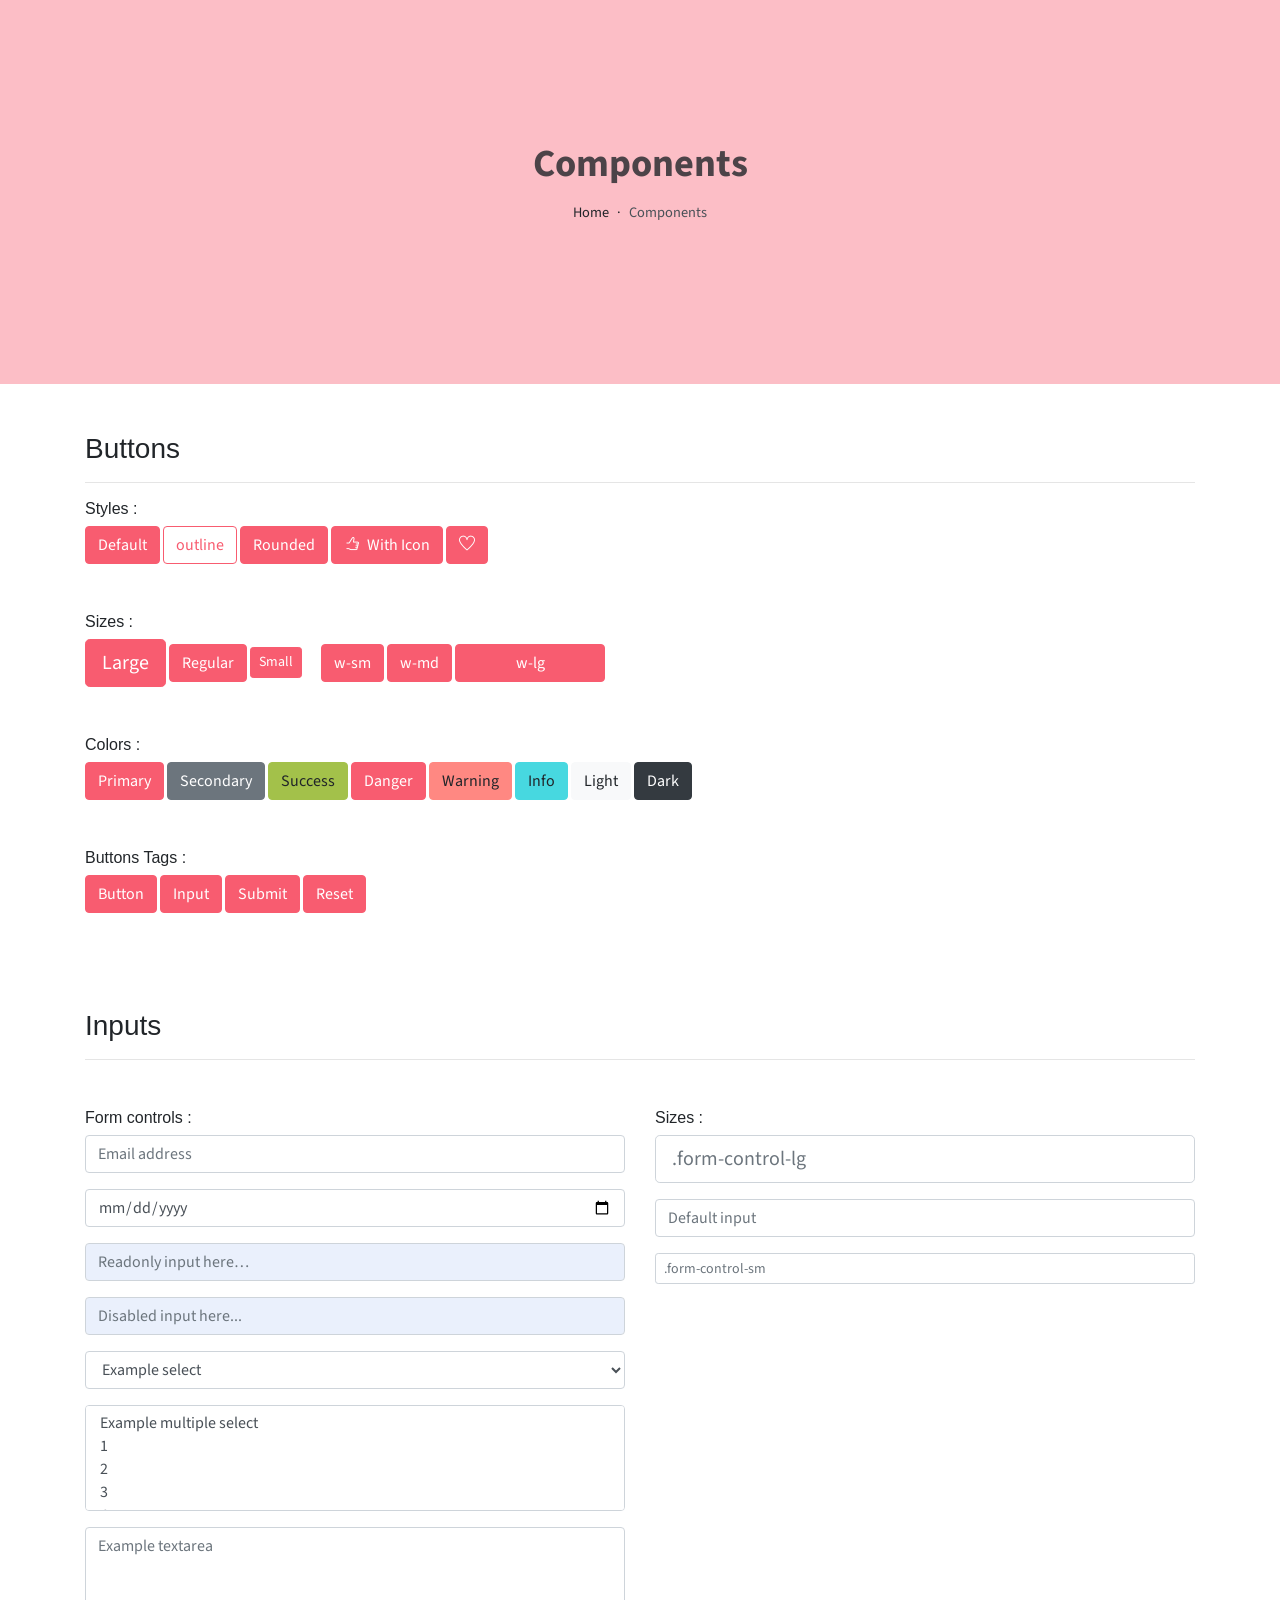
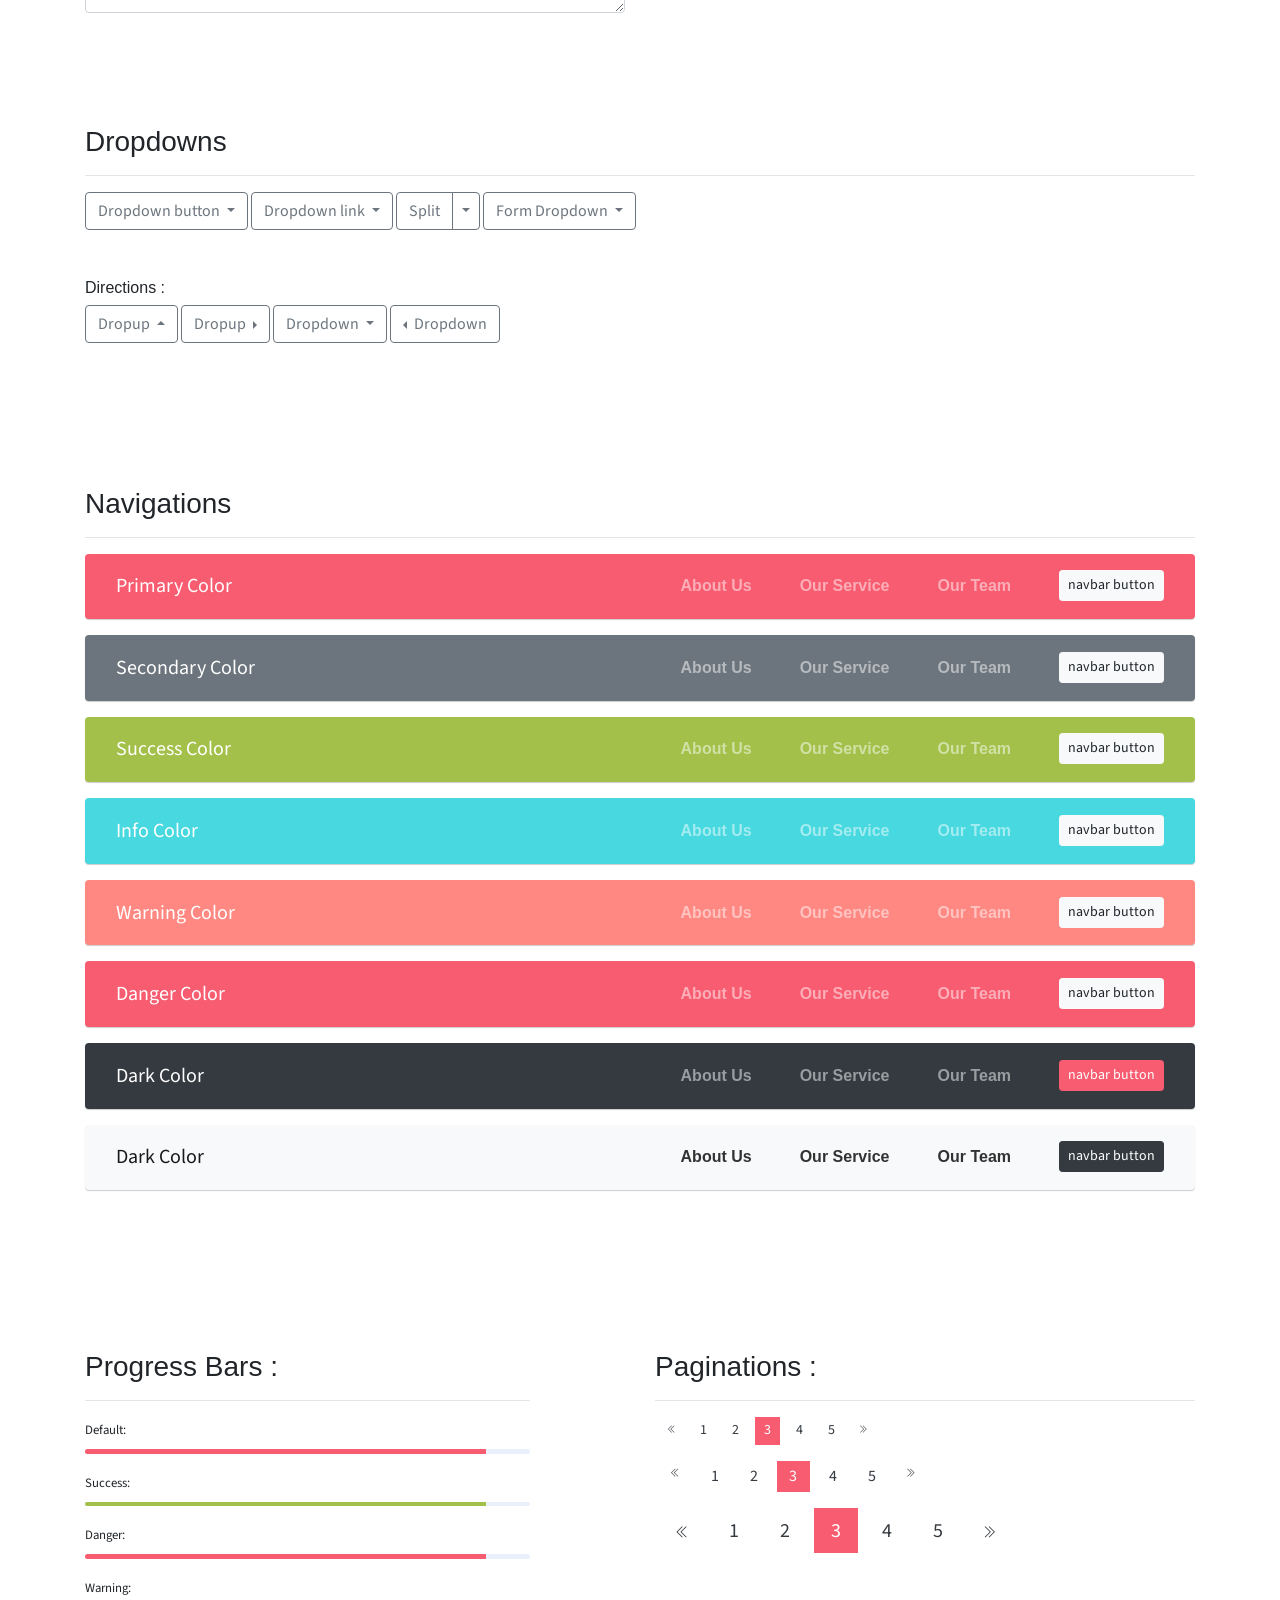
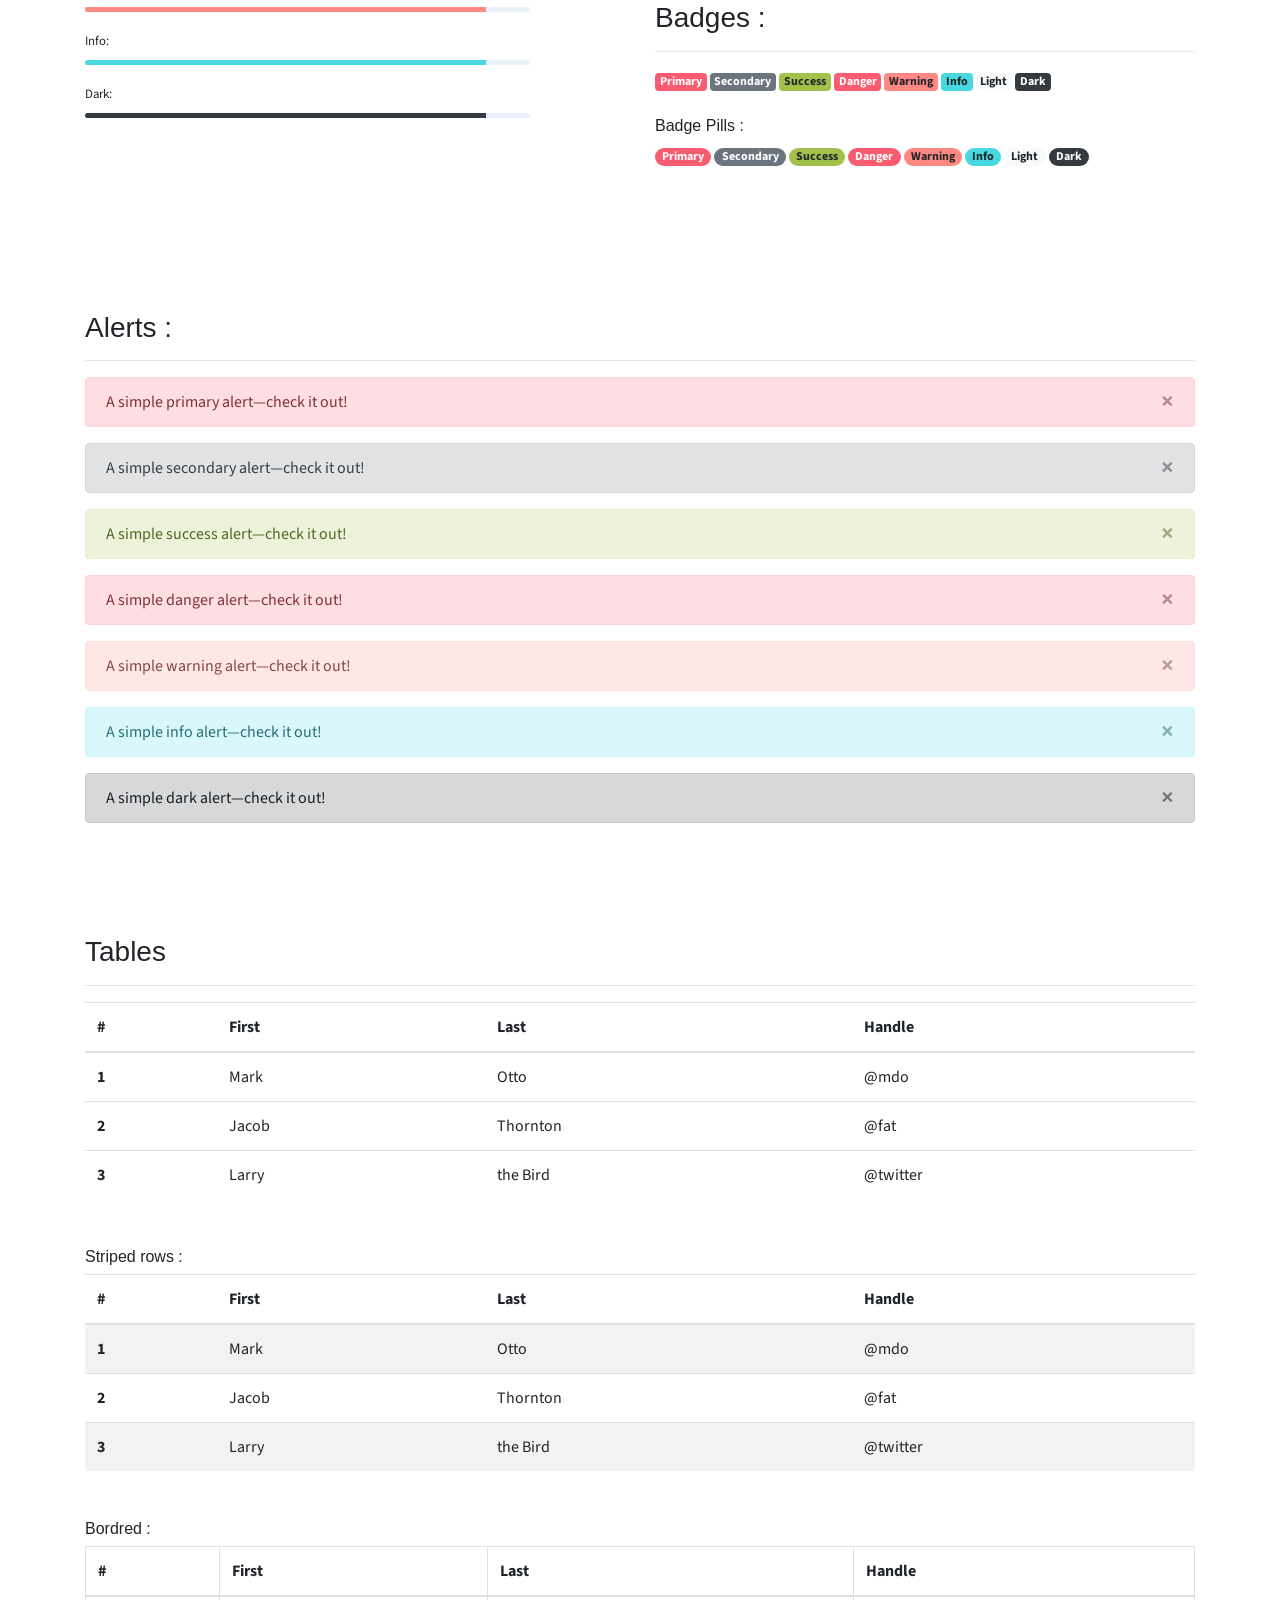
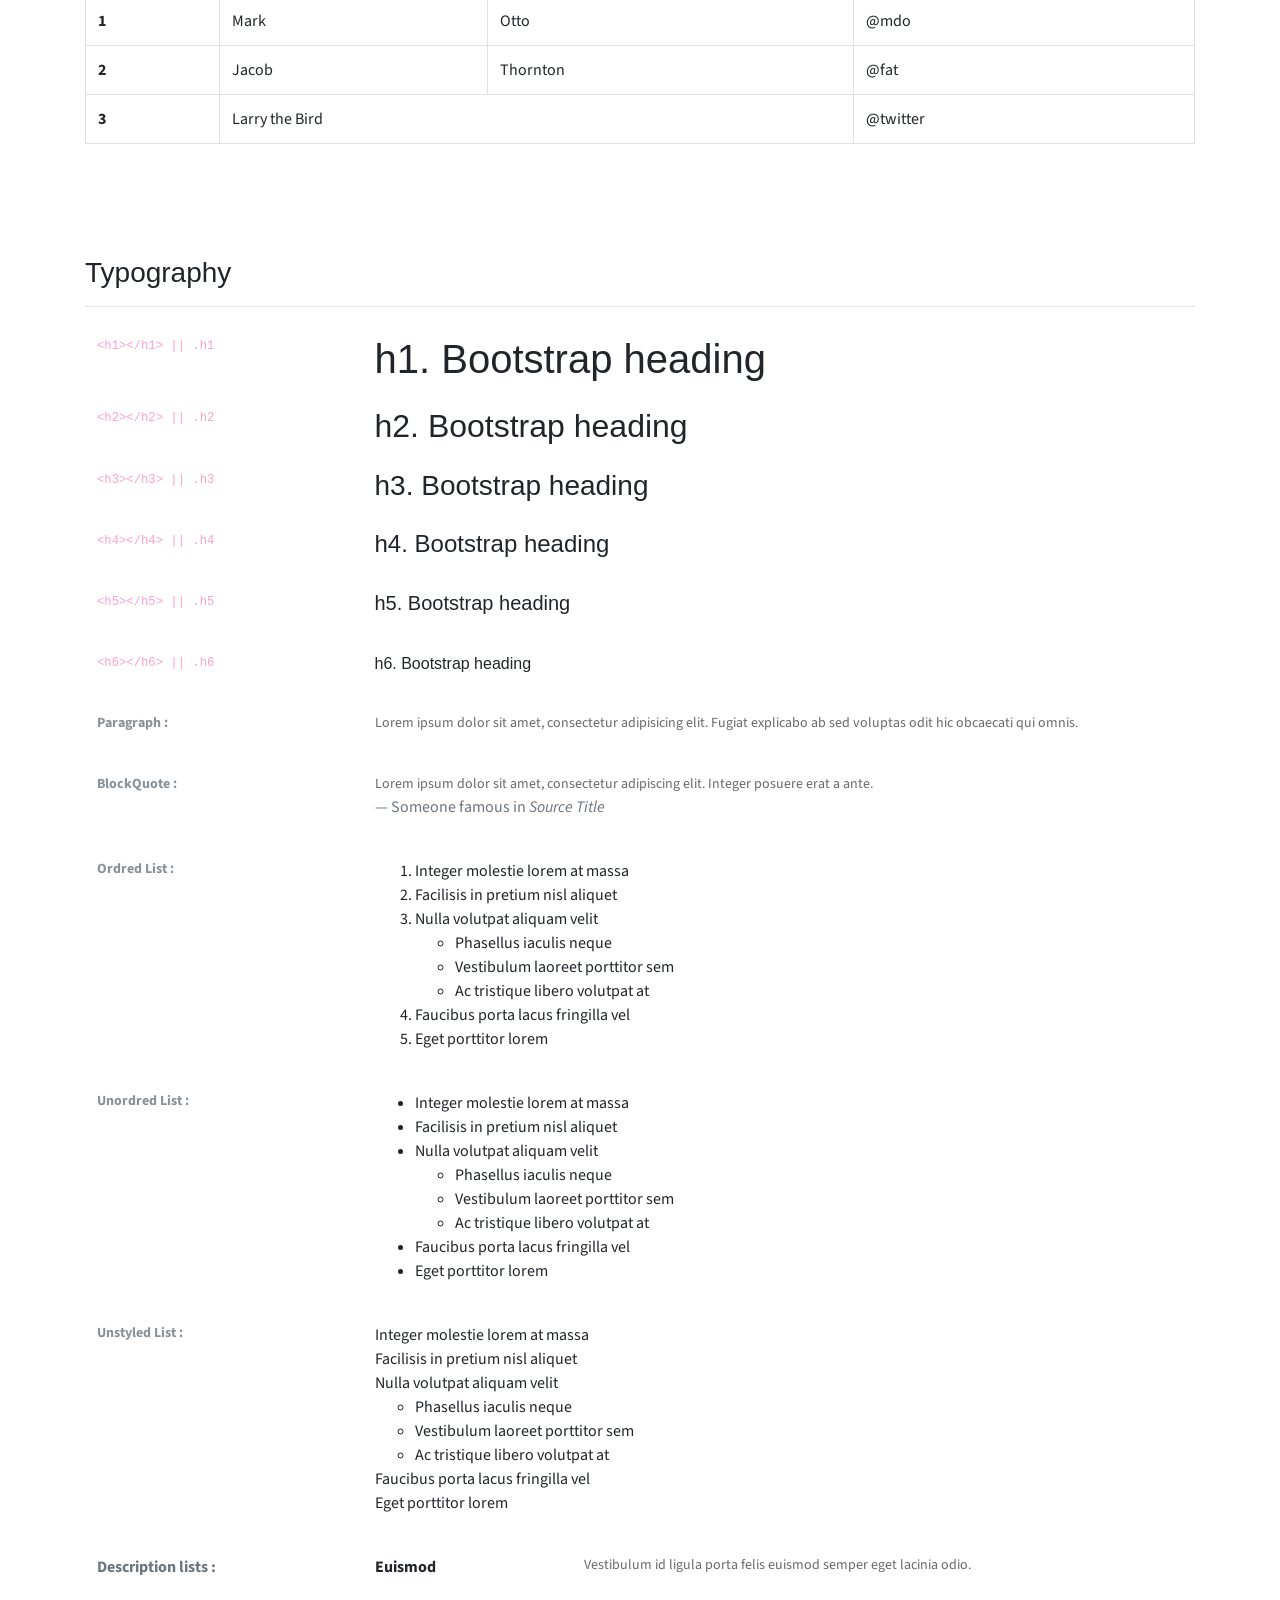
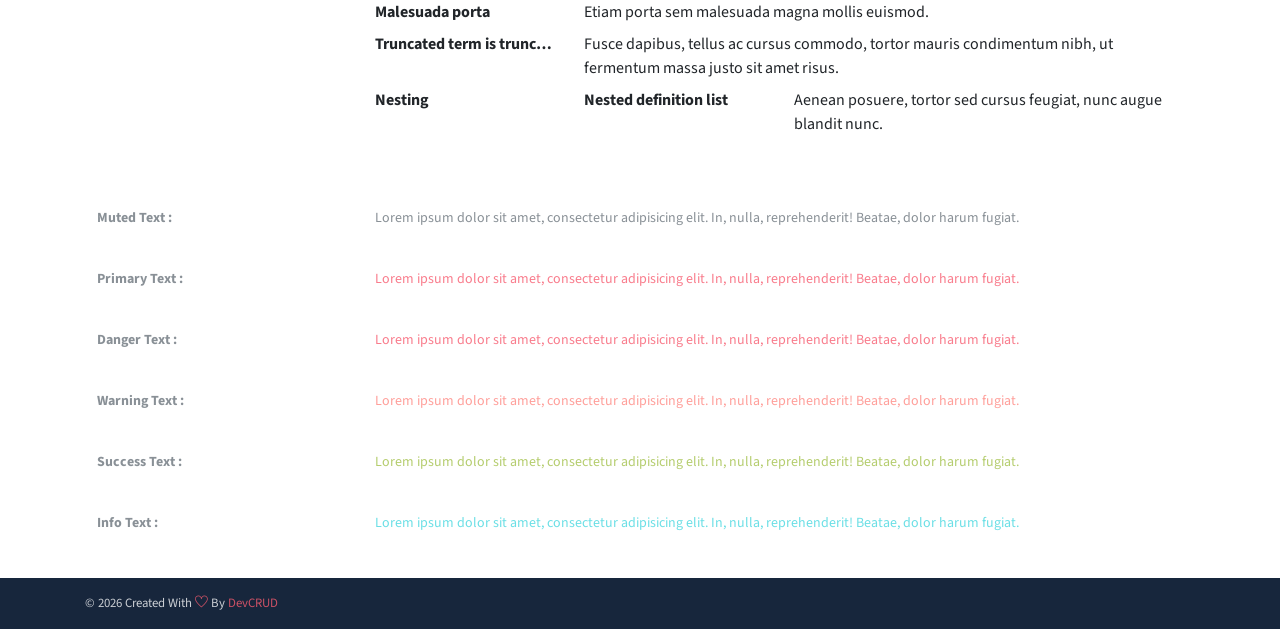
<file: components.html>
<!DOCTYPE html>
<html lang="en">
<head>
   <meta charset="utf-8">
   <meta name="viewport" content="width=device-width, initial-scale=1, shrink-to-fit=no">
   <meta name="description" content="Start your development with Chandimal landing page.">
   <meta name="author" content="Devcrud">
   <title>Chandimal Landing page | Components</title>
   <link rel="icon" href="assets/imgs/favicon.png" type="image/png">
   <!-- font icons -->
   <link rel="stylesheet" href="assets/vendors/themify-icons/css/themify-icons.css">
   <!-- Bootstrap + Steller  -->
   <link rel="stylesheet" href="assets/css/chandimal.css">
</head>
<body>

   <!-- Page Header -->
   <header class="header header-mini"> 
      <div class="header-title">Components</div> 
      <nav aria-label="breadcrumb">
         <ol class="breadcrumb">
            <li class="breadcrumb-item"><a href="/">Home</a></li>
            <li class="breadcrumb-item active" aria-current="page">Components</li>
         </ol>
      </nav>
   </header> <!-- End Of Page Header -->

   <!-- main content -->
   <div class="container">

      <!-- Buttons -->
      <h3 class="mt-5">Buttons</h3>
      <hr>
      <h6 class="section-secondary-title">Styles :</h6>
      <button class="btn btn-primary">Default</button>
      <button class="btn btn-outline-primary">outline</button>
      <button class="btn btn-primary rounded">Rounded</button>
      <button class="btn btn-primary rounded"><i class="ti-thumb-up pr-1"></i> With Icon</button>
      <button class="btn btn-primary circle"><i class="ti-heart"></i></button>

      <h6 class="section-secondary-title mt-5">Sizes :</h6>
      <button class="btn btn-primary btn-lg">Large</button>
      <button class="btn btn-primary ">Regular</button>
      <button class="btn btn-primary btn-sm">Small</button>
      <button class="btn btn-primary w-sm ml-3">w-sm</button>
      <button class="btn btn-primary w-md">w-md</button>
      <button class="btn btn-primary w-lg">w-lg</button>

      <h6 class="section-secondary-title mt-5">Colors :</h6>          
      <button type="button" class="btn btn-primary">Primary</button>
      <button type="button" class="btn btn-secondary">Secondary</button>
      <button type="button" class="btn btn-success">Success</button>
      <button type="button" class="btn btn-danger">Danger</button>
      <button type="button" class="btn btn-warning">Warning</button>
      <button type="button" class="btn btn-info">Info</button>
      <button type="button" class="btn btn-light">Light</button>
      <button type="button" class="btn btn-dark">Dark</button>

      <h6 class="section-secondary-title mt-5">Buttons Tags :</h6>
      <button class="btn btn-primary" type="submit">Button</button>
      <input class="btn btn-primary" type="button" value="Input">
      <input class="btn btn-primary" type="submit" value="Submit">
      <input class="btn btn-primary" type="reset" value="Reset">
      
      <!-- devider -->
      <div class="py-5"></div>

      <!-- Inputs -->
      <h3>Inputs</h3>
      <hr>
      <div class="row mt-5">
         <div class="col-md-6">
            <h6 class="section-secondary-title">Form controls :</h6>        
            <div class="form-group">
               <input type="email" class="form-control" id="exampleFormControlInput1" placeholder="Email address">
            </div>
            <div class="form-group">
               <input type="date" class="form-control" id="exampleFormControlInput1" placeholder="Date">
            </div>
            <div class="form-group">
               <input class="form-control" type="text" placeholder="Readonly input here…" readonly>
            </div>
            <div class="form-group">
               <input class="form-control" id="disabledInput" type="text" placeholder="Disabled input here..." disabled>
            </div>
            <div class="form-group">
               <select class="form-control" id="exampleFormControlSelect1">
                  <option>Example select</option>
                  <option>1</option>
                  <option>2</option>
                  <option>3</option>
                  <option>4</option>
                  <option>5</option>
               </select>
            </div>
            <div class="form-group">
               <select multiple class="form-control" id="exampleFormControlSelect2">
                  <option>Example multiple select</option>
                  <option>1</option>
                  <option>2</option>
                  <option>3</option>
                  <option>4</option>
                  <option>5</option>
               </select>
            </div>
            <div class="form-group">
               <textarea class="form-control" id="exampleFormControlTextarea1" rows="3" placeholder="Example textarea"></textarea>
            </div>
         </div>
         <div class="col-md-6">
            <h6 class="section-secondary-title">Sizes :</h6>    
            <div class="form-group">
               <input class="form-control form-control-lg" type="text" placeholder=".form-control-lg">             
            </div>
            <div class="form-group">
               <input class="form-control" type="text" placeholder="Default input">
            </div>
            <div class="form-group">
               <input class="form-control form-control-sm" type="text" placeholder=".form-control-sm"> 
            </div>
         </div>
      </div> <!-- end of inputs -->   

      <!-- devider -->
      <div class="py-5"></div>             

      <!-- Dropdowns -->
      <h3 class="components-section-title font-weight-normal">Dropdowns</h3>
      <hr>
      <div class="dropdown d-inline-block">
         <button class="btn btn-outline-secondary dropdown-toggle" type="button" id="dropdownMenuButton" data-toggle="dropdown" aria-haspopup="true" aria-expanded="false">
         Dropdown button
         </button>
         <div class="dropdown-menu" aria-labelledby="dropdownMenuButton">
         <a class="dropdown-item" href="#">Action</a>
         <a class="dropdown-item" href="#">Another action</a>
         <a class="dropdown-item" href="#">Something else here</a>
         </div>
      </div>
      <div class="dropdown d-inline-block">
         <a class="btn btn-outline-secondary dropdown-toggle" href="#" role="button" id="dropdownMenuLink" data-toggle="dropdown" aria-haspopup="true" aria-expanded="false">
            Dropdown link
         </a>
         <div class="dropdown-menu" aria-labelledby="dropdownMenuLink">
            <a class="dropdown-item" href="#">Action</a>
            <a class="dropdown-item" href="#">Another action</a>
            <a class="dropdown-item" href="#">Something else here</a>
         </div>
      </div>
      <div class="btn-group">
         <button type="button" class="btn btn-outline-secondary">Split</button>
         <button type="button" class="btn btn-outline-secondary dropdown-toggle dropdown-toggle-split" data-toggle="dropdown" aria-haspopup="true" aria-expanded="false">
         <span class="sr-only">Toggle Dropdown</span>
         </button>
         <div class="dropdown-menu">
            <a class="dropdown-item" href="#">Action</a>
            <a class="dropdown-item" href="#">Another action</a>
            <a class="dropdown-item" href="#">Something else here</a>
            <div class="dropdown-divider"></div>
            <a class="dropdown-item" href="#">Separated link</a>
         </div>
      </div>
      <div class="btn-group">
         <button class="btn btn-outline-secondary dropdown-toggle" type="button" id="dropdownMenuButton" data-toggle="dropdown" aria-haspopup="true" aria-expanded="false">
            Form Dropdown
         </button>
         <div class="dropdown-menu form">
            <form class="px-4 py-3">
               <div class="form-group">
                  <input type="email" class="form-control" id="exampleDropdownFormEmail1" placeholder="email@example.com">
               </div>
               <div class="form-group">
                  <input type="password" class="form-control" id="exampleDropdownFormPassword1" placeholder="Password">
               </div>
               <div class="form-check mb-3">
                  <input type="checkbox" class="form-check-input" id="dropdownCheck">
                  <label class="form-check-label" for="dropdownCheck">
                     Remember me
                  </label>
               </div>
               <button type="submit" class="btn btn-primary btn-block">Sign in</button>
            </form>
            <div class="dropdown-divider"></div>
            <a class="dropdown-item" href="#"><small>New around here? Sign up</small></a>
            <a class="dropdown-item" href="#"><small>Forgot password?</small></a>
         </div>
      </div>       
      <h6 class="section-secondary-title mt-5">Directions :</h6>  
      <div class="btn-group dropup">
         <button type="button" class="btn btn-outline-secondary dropdown-toggle" data-toggle="dropdown" aria-haspopup="true" aria-expanded="false">
            Dropup
         </button>
         <div class="dropdown-menu">
            <a class="dropdown-item" href="#">Action</a>
            <a class="dropdown-item" href="#">Another action</a>
            <a class="dropdown-item" href="#">Something else here</a>
            <div class="dropdown-divider"></div>
            <a class="dropdown-item" href="#">Separated link</a>
         </div>
      </div>
      <div class="btn-group dropright">
         <button type="button" class="btn btn-outline-secondary dropdown-toggle" data-toggle="dropdown" aria-haspopup="true" aria-expanded="false">
            Dropup
         </button>
         <div class="dropdown-menu">
            <a class="dropdown-item" href="#">Action</a>
            <a class="dropdown-item" href="#">Another action</a>
            <a class="dropdown-item" href="#">Something else here</a>
            <div class="dropdown-divider"></div>
            <a class="dropdown-item" href="#">Separated link</a>
         </div>
      </div>
      <div class="btn-group">
         <button type="button" class="btn btn-outline-secondary dropdown-toggle" data-toggle="dropdown" aria-haspopup="true" aria-expanded="false">
            Dropdown
         </button>
         <div class="dropdown-menu">
            <a class="dropdown-item" href="#">Action</a>
            <a class="dropdown-item" href="#">Another action</a>
            <a class="dropdown-item" href="#">Something else here</a>
            <div class="dropdown-divider"></div>
            <a class="dropdown-item" href="#">Separated link</a>
         </div>
      </div>
      <div class="btn-group dropleft">
         <button type="button" class="btn btn-outline-secondary dropdown-toggle" data-toggle="dropdown" aria-haspopup="true" aria-expanded="false">
            Dropdown
         </button>
         <div class="dropdown-menu">
            <a class="dropdown-item" href="#">Action</a>
            <a class="dropdown-item" href="#">Another action</a>
            <a class="dropdown-item" href="#">Something else here</a>
            <div class="dropdown-divider"></div>
            <a class="dropdown-item" href="#">Separated link</a>
         </div>
      </div> <!-- end of Dropdowns -->  

      <!-- devider -->
      <div class="py-5"></div>   

      <!-- navbars -->
      <h3 class="components-section-title font-weight-normal mt-5">Navigations</h3>
      <hr>
      <nav class="navbar navbar-expand-sm navbar-dark bg-primary rounded shadow mb-3">
         <div class="container">
            <a class="navbar-brand" href="#">Primary Color</a>
            <button class="navbar-toggler ml-auto" type="button" data-toggle="collapse" data-target="#navbarSupportedContent" aria-controls="navbarSupportedContent" aria-expanded="false" aria-label="Toggle navigation">
            <span class="navbar-toggler-icon"></span>
            </button>
            <div class="collapse navbar-collapse" id="navbarSupportedContent">
               <ul class="navbar-nav ml-auto"> 
                  <li class="nav-item">
                     <a class="nav-link" href="#about">About Us</a>
                  </li>
                  <li class="nav-item">
                     <a class="nav-link" href="#service">Our Service</a>
                  </li>
                  <li class="nav-item">
                     <a class="nav-link" href="#team">Our Team</a>
                  </li>
                  <li class="nav-item">
                     <a href="#book-table" class="ml-4 mt-1 btn btn-light btn-sm">navbar button</a>
                  </li>
               </ul>                       
            </div>
         </div>
      </nav>
      <nav class="navbar navbar-expand-sm navbar-dark bg-secondary rounded shadow mb-3">
         <div class="container">
            <a class="navbar-brand" href="#">Secondary Color</a>
            <button class="navbar-toggler ml-auto" type="button" data-toggle="collapse" data-target="#navbarSupportedContent" aria-controls="navbarSupportedContent" aria-expanded="false" aria-label="Toggle navigation">
            <span class="navbar-toggler-icon"></span>
            </button>
            <div class="collapse navbar-collapse" id="navbarSupportedContent">
               <ul class="navbar-nav ml-auto"> 
                  <li class="nav-item">
                     <a class="nav-link" href="#about">About Us</a>
                  </li>
                  <li class="nav-item">
                     <a class="nav-link" href="#service">Our Service</a>
                  </li>
                  <li class="nav-item">
                     <a class="nav-link" href="#team">Our Team</a>
                  </li>
                  <li class="nav-item">
                     <a href="#book-table" class="ml-4 mt-1 btn btn-light btn-sm">navbar button</a>
                  </li>
               </ul>                       
            </div>
         </div>
      </nav>
      <nav class="navbar navbar-expand-sm navbar-dark bg-success rounded shadow mb-3">
         <div class="container">
            <a class="navbar-brand" href="#">Success Color</a>
            <button class="navbar-toggler ml-auto" type="button" data-toggle="collapse" data-target="#navbarSupportedContent" aria-controls="navbarSupportedContent" aria-expanded="false" aria-label="Toggle navigation">
            <span class="navbar-toggler-icon"></span>
            </button>
            <div class="collapse navbar-collapse" id="navbarSupportedContent">
               <ul class="navbar-nav ml-auto"> 
                  <li class="nav-item">
                     <a class="nav-link" href="#about">About Us</a>
                  </li>
                  <li class="nav-item">
                     <a class="nav-link" href="#service">Our Service</a>
                  </li>
                  <li class="nav-item">
                     <a class="nav-link" href="#team">Our Team</a>
                  </li>
                  <li class="nav-item">
                     <a href="#book-table" class="ml-4 mt-1 btn btn-light btn-sm">navbar button</a>
                  </li>
               </ul>                       
            </div>
         </div>
      </nav>
      <nav class="navbar navbar-expand-sm navbar-dark bg-info rounded shadow mb-3">
         <div class="container">
            <a class="navbar-brand" href="#">Info Color</a>
            <button class="navbar-toggler ml-auto" type="button" data-toggle="collapse" data-target="#navbarSupportedContent" aria-controls="navbarSupportedContent" aria-expanded="false" aria-label="Toggle navigation">
            <span class="navbar-toggler-icon"></span>
            </button>
            <div class="collapse navbar-collapse" id="navbarSupportedContent">
               <ul class="navbar-nav ml-auto"> 
                  <li class="nav-item">
                     <a class="nav-link" href="#about">About Us</a>
                  </li>
                  <li class="nav-item">
                     <a class="nav-link" href="#service">Our Service</a>
                  </li>
                  <li class="nav-item">
                     <a class="nav-link" href="#team">Our Team</a>
                  </li>
                  <li class="nav-item">
                     <a href="#book-table" class="ml-4 mt-1 btn btn-light btn-sm">navbar button</a>
                  </li>
               </ul>                       
            </div>
         </div>
      </nav>
      <nav class="navbar navbar-expand-sm navbar-dark bg-warning rounded shadow mb-3">
         <div class="container">
            <a class="navbar-brand" href="#">Warning Color</a>
            <button class="navbar-toggler ml-auto" type="button" data-toggle="collapse" data-target="#navbarSupportedContent" aria-controls="navbarSupportedContent" aria-expanded="false" aria-label="Toggle navigation">
            <span class="navbar-toggler-icon"></span>
            </button>
            <div class="collapse navbar-collapse" id="navbarSupportedContent">
               <ul class="navbar-nav ml-auto"> 
                  <li class="nav-item">
                     <a class="nav-link" href="#about">About Us</a>
                  </li>
                  <li class="nav-item">
                     <a class="nav-link" href="#service">Our Service</a>
                  </li>
                  <li class="nav-item">
                     <a class="nav-link" href="#team">Our Team</a>
                  </li>
                  <li class="nav-item">
                     <a href="#book-table" class="ml-4 mt-1 btn btn-light btn-sm">navbar button</a>
                  </li>
               </ul>                       
            </div>
         </div>
      </nav>
      <nav class="navbar navbar-expand-sm navbar-dark bg-danger rounded shadow mb-3">
         <div class="container">
            <a class="navbar-brand" href="#">Danger Color</a>
            <button class="navbar-toggler ml-auto" type="button" data-toggle="collapse" data-target="#navbarSupportedContent" aria-controls="navbarSupportedContent" aria-expanded="false" aria-label="Toggle navigation">
            <span class="navbar-toggler-icon"></span>
            </button>
            <div class="collapse navbar-collapse" id="navbarSupportedContent">
               <ul class="navbar-nav ml-auto"> 
                  <li class="nav-item">
                     <a class="nav-link" href="#about">About Us</a>
                  </li>
                  <li class="nav-item">
                     <a class="nav-link" href="#service">Our Service</a>
                  </li>
                  <li class="nav-item">
                     <a class="nav-link" href="#team">Our Team</a>
                  </li>
                  <li class="nav-item">
                     <a href="#book-table" class="ml-4 mt-1 btn btn-light btn-sm">navbar button</a>
                  </li>
               </ul>                       
            </div>
         </div>
      </nav>
      <nav class="navbar navbar-expand-sm navbar-dark bg-dark rounded shadow mb-3">
         <div class="container">
            <a class="navbar-brand" href="#">Dark Color</a>
            <button class="navbar-toggler ml-auto" type="button" data-toggle="collapse" data-target="#navbarSupportedContent" aria-controls="navbarSupportedContent" aria-expanded="false" aria-label="Toggle navigation">
            <span class="navbar-toggler-icon"></span>
            </button>
            <div class="collapse navbar-collapse" id="navbarSupportedContent">
               <ul class="navbar-nav ml-auto"> 
                  <li class="nav-item">
                     <a class="nav-link" href="#about">About Us</a>
                  </li>
                  <li class="nav-item">
                     <a class="nav-link" href="#service">Our Service</a>
                  </li>
                  <li class="nav-item">
                     <a class="nav-link" href="#team">Our Team</a>
                  </li>
                  <li class="nav-item">
                     <a href="#book-table" class="ml-4 mt-1 btn btn-primary btn-sm">navbar button</a>
                  </li>
               </ul>                       
            </div>
         </div>
      </nav>
      <nav class="navbar navbar-expand-sm navbar-light bg-light rounded shadow mb-3">
         <div class="container">
            <a class="navbar-brand" href="#">Dark Color</a>
            <button class="navbar-toggler ml-auto" type="button" data-toggle="collapse" data-target="#navbarSupportedContent" aria-controls="navbarSupportedContent" aria-expanded="false" aria-label="Toggle navigation">
            <span class="navbar-toggler-icon"></span>
            </button>
            <div class="collapse navbar-collapse" id="navbarSupportedContent">
               <ul class="navbar-nav ml-auto"> 
                  <li class="nav-item">
                     <a class="nav-link" href="#about">About Us</a>
                  </li>
                  <li class="nav-item">
                     <a class="nav-link" href="#service">Our Service</a>
                  </li>
                  <li class="nav-item">
                     <a class="nav-link" href="#team">Our Team</a>
                  </li>
                  <li class="nav-item">
                     <a href="#book-table" class="ml-4 mt-1 btn btn-dark btn-sm">navbar button</a>
                  </li>
               </ul>                       
            </div>
         </div>
      </nav>
      <!-- End of navbars -->

      <!-- devider -->
      <div class="py-5"></div>   
      
      <!-- progress bars -->
      <div class="row justify-content-between">
         <div class="col-md-5">
            <h3 class="components-section-title font-weight-normal mt-5">Progress Bars :</h3>
            <hr>
            <small>Default: </small>
            <div class="progress mt-2 mb-3">
               <div class="progress-bar" role="progressbar" style="width: 90%" aria-valuenow="25" aria-valuemin="0" aria-valuemax="100"></div>
            </div>
            <small>Success:</small>
            <div class="progress mt-2 mb-3">
               <div class="progress-bar bg-success" role="progressbar" style="width: 90%" aria-valuenow="25" aria-valuemin="0" aria-valuemax="100"></div>
            </div>
            <small>Danger:</small>
            <div class="progress mt-2 mb-3">
               <div class="progress-bar bg-danger" role="progressbar" style="width: 90%" aria-valuenow="25" aria-valuemin="0" aria-valuemax="100"></div>
            </div>
            <small>Warning:</small>
            <div class="progress mt-2 mb-3">
               <div class="progress-bar bg-warning" role="progressbar" style="width: 90%" aria-valuenow="25" aria-valuemin="0" aria-valuemax="100"></div>
            </div>
            <small>Info:</small>
            <div class="progress mt-2 mb-3">
               <div class="progress-bar bg-info" role="progressbar" style="width: 90%" aria-valuenow="25" aria-valuemin="0" aria-valuemax="100"></div>
            </div>
            <small>Dark:</small>
            <div class="progress mt-2 mb-3">
               <div class="progress-bar bg-dark" role="progressbar" style="width: 90%" aria-valuenow="25" aria-valuemin="0" aria-valuemax="100"></div>
            </div>
         </div>
         <div class="col-md-6">
            <h3 class="components-section-title font-weight-normal mt-5">Paginations :</h3>
            <hr>
            <nav aria-label="Page navigation example">
               <ul class="pagination pagination-sm">
                  <li class="page-item"><a class="page-link" href="#"><i class="ti-angle-double-left"></i></a></li>
                  <li class="page-item"><a class="page-link" href="#">1</a></li>
                  <li class="page-item"><a class="page-link" href="#">2</a></li>
                  <li class="page-item active"><a class="page-link" href="#">3</a></li>
                  <li class="page-item"><a class="page-link" href="#">4</a></li>
                  <li class="page-item"><a class="page-link" href="#">5</a></li>
                  <li class="page-item"><a class="page-link" href="#"><i class="ti-angle-double-right"></i></a></li>
               </ul>
            </nav>
            <nav aria-label="Page navigation example">
               <ul class="pagination">
               <li class="page-item"><a class="page-link" href="#"><i class="ti-angle-double-left"></i></a></li>
                  <li class="page-item"><a class="page-link" href="#">1</a></li>
                  <li class="page-item"><a class="page-link" href="#">2</a></li>
                  <li class="page-item active"><a class="page-link" href="#">3</a></li>
                  <li class="page-item"><a class="page-link" href="#">4</a></li>
                  <li class="page-item"><a class="page-link" href="#">5</a></li>
                  <li class="page-item"><a class="page-link" href="#"><i class="ti-angle-double-right"></i></a></li>
               </ul>
            </nav>
            <nav aria-label="Page navigation example">
               <ul class="pagination pagination-lg">
                  <li class="page-item"><a class="page-link" href="#"><i class="ti-angle-double-left"></i></a></li>
                  <li class="page-item"><a class="page-link" href="#">1</a></li>
                  <li class="page-item"><a class="page-link" href="#">2</a></li>
                  <li class="page-item active"><a class="page-link" href="#">3</a></li>
                  <li class="page-item"><a class="page-link" href="#">4</a></li>
                  <li class="page-item"><a class="page-link" href="#">5</a></li>
                  <li class="page-item"><a class="page-link" href="#"><i class="ti-angle-double-right"></i></a></li>
               </ul>
            </nav>

            <!-- Badges -->
            <h3 class="components-section-title font-weight-normal mt-5">Badges :</h3>
            <hr>
            <span class="badge badge-primary">Primary</span>
            <span class="badge badge-secondary">Secondary</span>
            <span class="badge badge-success">Success</span>
            <span class="badge badge-danger">Danger</span>
            <span class="badge badge-warning">Warning</span>
            <span class="badge badge-info">Info</span>
            <span class="badge badge-light">Light</span>
            <span class="badge badge-dark">Dark</span>
            <h6 class="section-secondary-title mt-4 mb-2">Badge Pills :</h6>
            <span class="badge badge-pill badge-primary">Primary</span>
            <span class="badge badge-pill badge-secondary">Secondary</span>
            <span class="badge badge-pill badge-success">Success</span>
            <span class="badge badge-pill badge-danger">Danger</span>
            <span class="badge badge-pill badge-warning">Warning</span>
            <span class="badge badge-pill badge-info">Info</span>
            <span class="badge badge-pill badge-light">Light</span>
            <span class="badge badge-pill badge-dark">Dark</span>
         </div>
      </div> <!-- End of Progress bars -->

      <!-- devider -->
      <div class="py-5"></div>  

      <!-- Alerts -->
      <h3 class="components-section-title font-weight-normal mt-5">Alerts :</h3>
      <hr>
      <div class="alert alert-primary alert-dismissible fade show" role="alert">
         A simple primary alert—check it out!
         <button type="button" class="close" data-dismiss="alert" aria-label="Close">
            <span aria-hidden="true">&times;</span>
         </button>
      </div>
      <div class="alert alert-secondary alert-dismissible fade show" role="alert">
         A simple secondary alert—check it out!
         <button type="button" class="close" data-dismiss="alert" aria-label="Close">
            <span aria-hidden="true">&times;</span>
         </button>
      </div>
      <div class="alert alert-success alert-dismissible fade show" role="alert">
         A simple success alert—check it out!
         <button type="button" class="close" data-dismiss="alert" aria-label="Close">
            <span aria-hidden="true">&times;</span>
         </button>
      </div>
      <div class="alert alert-danger alert-dismissible fade show" role="alert">
         A simple danger alert—check it out!
         <button type="button" class="close" data-dismiss="alert" aria-label="Close">
            <span aria-hidden="true">&times;</span>
         </button>
      </div>
      <div class="alert alert-warning alert-dismissible fade show" role="alert">
         A simple warning alert—check it out!
         <button type="button" class="close" data-dismiss="alert" aria-label="Close">
            <span aria-hidden="true">&times;</span>
         </button>
      </div>
      <div class="alert alert-info alert-dismissible fade show" role="alert">
         A simple info alert—check it out!
         <button type="button" class="close" data-dismiss="alert" aria-label="Close">
            <span aria-hidden="true">&times;</span>
         </button>
      </div>
      <div class="alert alert-dark alert-dismissible fade show" role="alert">
         A simple dark alert—check it out!
         <button type="button" class="close" data-dismiss="alert" aria-label="Close">
            <span aria-hidden="true">&times;</span>
         </button>
      </div>
      <!-- end of alerts -->

      <!-- devider -->
      <div class="py-5"></div> 
   
      <!-- tables -->
      <h3 class="components-section-title">Tables</h3>
      <hr>
      <table class="table">
         <thead>
            <tr>
               <th scope="col">#</th>
               <th scope="col">First</th>
               <th scope="col">Last</th>
               <th scope="col">Handle</th>
            </tr>
         </thead>
         <tbody>
            <tr>
               <th scope="row">1</th>
               <td>Mark</td>
               <td>Otto</td>
               <td>@mdo</td>
            </tr>
            <tr>
               <th scope="row">2</th>
               <td>Jacob</td>
               <td>Thornton</td>
               <td>@fat</td>
            </tr>
            <tr>
               <th scope="row">3</th>
               <td>Larry</td>
               <td>the Bird</td>
               <td>@twitter</td>
            </tr>
         </tbody>
      </table>

      <h6 class="section-secondary-title mt-5">Striped rows :</h6>
      <table class="table table-striped">
         <thead>
            <tr>
               <th scope="col">#</th>
               <th scope="col">First</th>
               <th scope="col">Last</th>
               <th scope="col">Handle</th>
            </tr>
         </thead>
         <tbody>
            <tr>
               <th scope="row">1</th>
               <td>Mark</td>
               <td>Otto</td>
               <td>@mdo</td>
            </tr>
            <tr>
               <th scope="row">2</th>
               <td>Jacob</td>
               <td>Thornton</td>
               <td>@fat</td>
            </tr>
            <tr>
               <th scope="row">3</th>
               <td>Larry</td>
               <td>the Bird</td>
               <td>@twitter</td>
            </tr>
         </tbody>
      </table>

      <h6 class="section-secondary-title mt-5">Bordred :</h6>
      <table class="table table-bordered">
         <thead>
            <tr>
               <th scope="col">#</th>
               <th scope="col">First</th>
               <th scope="col">Last</th>
               <th scope="col">Handle</th>
            </tr>
         </thead>
         <tbody>
            <tr>
               <th scope="row">1</th>
               <td>Mark</td>
               <td>Otto</td>
               <td>@mdo</td>
            </tr>
            <tr>
               <th scope="row">2</th>
               <td>Jacob</td>
               <td>Thornton</td>
               <td>@fat</td>
            </tr>
            <tr>
               <th scope="row">3</th>
               <td colspan="2">Larry the Bird</td>
               <td>@twitter</td>
            </tr>
         </tbody>
      </table>
      <!-- end of tables -->

      <!-- devider -->
      <div class="py-5"></div> 

      <!-- typography -->
      <h3 class="components-section-title">Typography</h3>
      <hr>
     
      <table class="table table-borderless v-align-center">
         <tbody>
            <tr>
               <td>
                  <p><code class="highlighter-rouge">&lt;h1&gt;&lt;/h1&gt; || .h1</code></p>
               </td>
               <td class="w-75"><span class="h1">h1. Bootstrap heading</span></td>
            </tr>
            <tr>
               <td>
                  <p><code class="highlighter-rouge">&lt;h2&gt;&lt;/h2&gt; || .h2</code></p>
               </td>
               <td><span class="h2">h2. Bootstrap heading</span></td>
            </tr>
            <tr>
               <td>
                  <p><code class="highlighter-rouge">&lt;h3&gt;&lt;/h3&gt; || .h3</code></p>
               </td>
               <td><span class="h3">h3. Bootstrap heading</span></td>
            </tr>
            <tr>
               <td>
                  <p><code class="highlighter-rouge">&lt;h4&gt;&lt;/h4&gt; || .h4</code></p>
               </td>
               <td><span class="h4">h4. Bootstrap heading</span></td>
            </tr>
            <tr>
               <td>
                  <p><code class="highlighter-rouge">&lt;h5&gt;&lt;/h5&gt; || .h5</code></p>
               </td>
               <td><span class="h5">h5. Bootstrap heading</span></td>
            </tr>
            <tr>
               <td>
                  <p><code class="highlighter-rouge">&lt;h6&gt;&lt;/h6&gt; || .h6</code></p>
               </td>
               <td><span class="h6">h6. Bootstrap heading</span></td>
            </tr>
            <tr>
               <td>
                  <p class="font-weight-bold text-muted">Paragraph :</p>
               </td>
               <td><p>Lorem ipsum dolor sit amet, consectetur adipisicing elit. Fugiat explicabo ab sed voluptas odit hic obcaecati qui omnis.</p></td>
            </tr>
            <tr>
               <td>
                  <p class="font-weight-bold text-muted">BlockQuote :</p>
               </td>
               <td>
                  <blockquote class="blockquote">
                     <p class="mb-0">Lorem ipsum dolor sit amet, consectetur adipiscing elit. Integer posuere erat a ante.</p>
                     <footer class="blockquote-footer">Someone famous in <cite title="Source Title">Source Title</cite></footer>
                  </blockquote>
               </td>
            </tr>

            
            <tr>
               <td><p class="font-weight-bold text-muted">Ordred List :</p></td>
               <td>
                  <ol>
                     <li>Integer molestie lorem at massa</li>
                     <li>Facilisis in pretium nisl aliquet</li>
                     <li>Nulla volutpat aliquam velit
                        <ul>
                           <li>Phasellus iaculis neque</li>
                           <li>Vestibulum laoreet porttitor sem</li>
                           <li>Ac tristique libero volutpat at</li>
                        </ul>
                     </li>
                     <li>Faucibus porta lacus fringilla vel</li>
                     <li>Eget porttitor lorem</li>
                  </ol>
               </td>
            </tr>
            <tr>
               <td><p class="font-weight-bold text-muted">Unordred List :</p></td>
               <td>
                  <ul >
                     <li>Integer molestie lorem at massa</li>
                     <li>Facilisis in pretium nisl aliquet</li>
                     <li>Nulla volutpat aliquam velit
                        <ul>
                           <li>Phasellus iaculis neque</li>
                           <li>Vestibulum laoreet porttitor sem</li>
                           <li>Ac tristique libero volutpat at</li>
                        </ul>
                     </li>
                     <li>Faucibus porta lacus fringilla vel</li>
                     <li>Eget porttitor lorem</li>
                  </ul>
               </td>
            </tr>
            <tr>
               <td><p class="font-weight-bold text-muted">Unstyled List :</p></td>
               <td>
                  <ul class="list-unstyled">
                     <li>Integer molestie lorem at massa</li>
                     <li>Facilisis in pretium nisl aliquet</li>
                     <li>Nulla volutpat aliquam velit
                        <ul>
                           <li>Phasellus iaculis neque</li>
                           <li>Vestibulum laoreet porttitor sem</li>
                           <li>Ac tristique libero volutpat at</li>
                        </ul>
                     </li>
                     <li>Faucibus porta lacus fringilla vel</li>
                     <li>Eget porttitor lorem</li>
                  </ul>
               </td>
            </tr>
            <tr>
               <td class="font-weight-bold text-muted">Description lists : </td>
               <td>
                  <dl class="row">
                     <dt class="col-sm-3">Euismod</dt>
                     <dd class="col-sm-9">
                        <p>Vestibulum id ligula porta felis euismod semper eget lacinia odio.</p>
                     </dd>

                     <dt class="col-sm-3">Malesuada porta</dt>
                     <dd class="col-sm-9">Etiam porta sem malesuada magna mollis euismod.</dd>

                     <dt class="col-sm-3 text-truncate">Truncated term is truncated</dt>
                     <dd class="col-sm-9">Fusce dapibus, tellus ac cursus commodo, tortor mauris condimentum nibh, ut fermentum massa justo sit amet risus.</dd>

                     <dt class="col-sm-3">Nesting</dt>
                     <dd class="col-sm-9">
                        <dl class="row">
                           <dt class="col-sm-4">Nested definition list</dt>
                           <dd class="col-sm-8">Aenean posuere, tortor sed cursus feugiat, nunc augue blandit nunc.</dd>
                        </dl>
                     </dd>
                  </dl>
               </td>
            </tr>
            <tr>
               <td>
                  <p class="font-weight-bold text-muted">Muted Text :</p>
               </td>
               <td>
                  <p class="text-muted">Lorem ipsum dolor sit amet, consectetur adipisicing elit. In, nulla, reprehenderit! Beatae, dolor harum fugiat.</p>
               </td>
            </tr>
            <tr>
               <td>
                  <p class="font-weight-bold text-muted">Primary Text :</p>
               </td>
               <td>
                  <p class="text-primary">Lorem ipsum dolor sit amet, consectetur adipisicing elit. In, nulla, reprehenderit! Beatae, dolor harum fugiat.</p>
               </td>
            </tr>
            <tr>
               <td>
                  <p class="font-weight-bold text-muted">Danger Text :</p>
               </td>
               <td>
                  <p class="text-danger">Lorem ipsum dolor sit amet, consectetur adipisicing elit. In, nulla, reprehenderit! Beatae, dolor harum fugiat.</p>
               </td>
            </tr>
            <tr>
               <td>
                  <p class="font-weight-bold text-muted">Warning Text :</p>
               </td>
               <td>
                  <p class="text-warning">Lorem ipsum dolor sit amet, consectetur adipisicing elit. In, nulla, reprehenderit! Beatae, dolor harum fugiat.</p>
               </td>
            </tr>
            <tr>
               <td>
                  <p class="font-weight-bold text-muted">Success Text :</p>
               </td>
               <td>
                  <p class="text-success">Lorem ipsum dolor sit amet, consectetur adipisicing elit. In, nulla, reprehenderit! Beatae, dolor harum fugiat.</p>
               </td>
            </tr>
            <tr>
               <td>
                  <p class="font-weight-bold text-muted">Info Text :</p>
               </td>
               <td>
                  <p class="text-info">Lorem ipsum dolor sit amet, consectetur adipisicing elit. In, nulla, reprehenderit! Beatae, dolor harum fugiat.</p>
               </td>
            </tr>
         </tbody>
      </table>
   </div>
   <!-- end of typography -->

   <!-- Page Footer -->
   <footer class="footer py-3">
        <div class="container">
            <p class="small mb-0 text-light">
                &copy; <script>document.write(new Date().getFullYear())</script> Created With <i class="ti-heart text-danger"></i> By <a href="http://devcrud.com" target="_blank"><span class="text-danger" title="Bootstrap 4 Themes and Dashboards">DevCRUD</span></a> 
            </p>
        </div>
    </footer>
   <!-- End of Page Footer -->  
   
   <!-- core  -->
   <script src="assets/vendors/jquery/jquery-3.4.1.js"></script>
   <script src="assets/vendors/bootstrap/bootstrap.bundle.js"></script>

</body>
</html>
</file>
<file: assets/vendors/themify-icons/css/themify-icons.css>
@font-face {
	font-family: 'themify';
	src:url("../fonts/themify.eot?-fvbane");
	src:url("../fonts/themify.eot?#iefix-fvbane") format("embedded-opentype"),
		url("../fonts/themify.woff?-fvbane") format("woff"),
		url("../fonts/themify.ttf?-fvbane") format("truetype"),
		url("../fonts/themify.svg?-fvbane#themify") format("svg");
	font-weight: normal;
	font-style: normal;
}

[class^="ti-"], [class*=" ti-"] {
	font-family: 'themify';
	speak: none;
	font-style: normal;
	font-weight: normal;
	font-variant: normal;
	text-transform: none;
	line-height: 1;

	/* Better Font Rendering =========== */
	-webkit-font-smoothing: antialiased;
	-moz-osx-font-smoothing: grayscale;
}

.ti-wand:before {
	content: "\e600";
}
.ti-volume:before {
	content: "\e601";
}
.ti-user:before {
	content: "\e602";
}
.ti-unlock:before {
	content: "\e603";
}
.ti-unlink:before {
	content: "\e604";
}
.ti-trash:before {
	content: "\e605";
}
.ti-thought:before {
	content: "\e606";
}
.ti-target:before {
	content: "\e607";
}
.ti-tag:before {
	content: "\e608";
}
.ti-tablet:before {
	content: "\e609";
}
.ti-star:before {
	content: "\e60a";
}
.ti-spray:before {
	content: "\e60b";
}
.ti-signal:before {
	content: "\e60c";
}
.ti-shopping-cart:before {
	content: "\e60d";
}
.ti-shopping-cart-full:before {
	content: "\e60e";
}
.ti-settings:before {
	content: "\e60f";
}
.ti-search:before {
	content: "\e610";
}
.ti-zoom-in:before {
	content: "\e611";
}
.ti-zoom-out:before {
	content: "\e612";
}
.ti-cut:before {
	content: "\e613";
}
.ti-ruler:before {
	content: "\e614";
}
.ti-ruler-pencil:before {
	content: "\e615";
}
.ti-ruler-alt:before {
	content: "\e616";
}
.ti-bookmark:before {
	content: "\e617";
}
.ti-bookmark-alt:before {
	content: "\e618";
}
.ti-reload:before {
	content: "\e619";
}
.ti-plus:before {
	content: "\e61a";
}
.ti-pin:before {
	content: "\e61b";
}
.ti-pencil:before {
	content: "\e61c";
}
.ti-pencil-alt:before {
	content: "\e61d";
}
.ti-paint-roller:before {
	content: "\e61e";
}
.ti-paint-bucket:before {
	content: "\e61f";
}
.ti-na:before {
	content: "\e620";
}
.ti-mobile:before {
	content: "\e621";
}
.ti-minus:before {
	content: "\e622";
}
.ti-medall:before {
	content: "\e623";
}
.ti-medall-alt:before {
	content: "\e624";
}
.ti-marker:before {
	content: "\e625";
}
.ti-marker-alt:before {
	content: "\e626";
}
.ti-arrow-up:before {
	content: "\e627";
}
.ti-arrow-right:before {
	content: "\e628";
}
.ti-arrow-left:before {
	content: "\e629";
}
.ti-arrow-down:before {
	content: "\e62a";
}
.ti-lock:before {
	content: "\e62b";
}
.ti-location-arrow:before {
	content: "\e62c";
}
.ti-link:before {
	content: "\e62d";
}
.ti-layout:before {
	content: "\e62e";
}
.ti-layers:before {
	content: "\e62f";
}
.ti-layers-alt:before {
	content: "\e630";
}
.ti-key:before {
	content: "\e631";
}
.ti-import:before {
	content: "\e632";
}
.ti-image:before {
	content: "\e633";
}
.ti-heart:before {
	content: "\e634";
}
.ti-heart-broken:before {
	content: "\e635";
}
.ti-hand-stop:before {
	content: "\e636";
}
.ti-hand-open:before {
	content: "\e637";
}
.ti-hand-drag:before {
	content: "\e638";
}
.ti-folder:before {
	content: "\e639";
}
.ti-flag:before {
	content: "\e63a";
}
.ti-flag-alt:before {
	content: "\e63b";
}
.ti-flag-alt-2:before {
	content: "\e63c";
}
.ti-eye:before {
	content: "\e63d";
}
.ti-export:before {
	content: "\e63e";
}
.ti-exchange-vertical:before {
	content: "\e63f";
}
.ti-desktop:before {
	content: "\e640";
}
.ti-cup:before {
	content: "\e641";
}
.ti-crown:before {
	content: "\e642";
}
.ti-comments:before {
	content: "\e643";
}
.ti-comment:before {
	content: "\e644";
}
.ti-comment-alt:before {
	content: "\e645";
}
.ti-close:before {
	content: "\e646";
}
.ti-clip:before {
	content: "\e647";
}
.ti-angle-up:before {
	content: "\e648";
}
.ti-angle-right:before {
	content: "\e649";
}
.ti-angle-left:before {
	content: "\e64a";
}
.ti-angle-down:before {
	content: "\e64b";
}
.ti-check:before {
	content: "\e64c";
}
.ti-check-box:before {
	content: "\e64d";
}
.ti-camera:before {
	content: "\e64e";
}
.ti-announcement:before {
	content: "\e64f";
}
.ti-brush:before {
	content: "\e650";
}
.ti-briefcase:before {
	content: "\e651";
}
.ti-bolt:before {
	content: "\e652";
}
.ti-bolt-alt:before {
	content: "\e653";
}
.ti-blackboard:before {
	content: "\e654";
}
.ti-bag:before {
	content: "\e655";
}
.ti-move:before {
	content: "\e656";
}
.ti-arrows-vertical:before {
	content: "\e657";
}
.ti-arrows-horizontal:before {
	content: "\e658";
}
.ti-fullscreen:before {
	content: "\e659";
}
.ti-arrow-top-right:before {
	content: "\e65a";
}
.ti-arrow-top-left:before {
	content: "\e65b";
}
.ti-arrow-circle-up:before {
	content: "\e65c";
}
.ti-arrow-circle-right:before {
	content: "\e65d";
}
.ti-arrow-circle-left:before {
	content: "\e65e";
}
.ti-arrow-circle-down:before {
	content: "\e65f";
}
.ti-angle-double-up:before {
	content: "\e660";
}
.ti-angle-double-right:before {
	content: "\e661";
}
.ti-angle-double-left:before {
	content: "\e662";
}
.ti-angle-double-down:before {
	content: "\e663";
}
.ti-zip:before {
	content: "\e664";
}
.ti-world:before {
	content: "\e665";
}
.ti-wheelchair:before {
	content: "\e666";
}
.ti-view-list:before {
	content: "\e667";
}
.ti-view-list-alt:before {
	content: "\e668";
}
.ti-view-grid:before {
	content: "\e669";
}
.ti-uppercase:before {
	content: "\e66a";
}
.ti-upload:before {
	content: "\e66b";
}
.ti-underline:before {
	content: "\e66c";
}
.ti-truck:before {
	content: "\e66d";
}
.ti-timer:before {
	content: "\e66e";
}
.ti-ticket:before {
	content: "\e66f";
}
.ti-thumb-up:before {
	content: "\e670";
}
.ti-thumb-down:before {
	content: "\e671";
}
.ti-text:before {
	content: "\e672";
}
.ti-stats-up:before {
	content: "\e673";
}
.ti-stats-down:before {
	content: "\e674";
}
.ti-split-v:before {
	content: "\e675";
}
.ti-split-h:before {
	content: "\e676";
}
.ti-smallcap:before {
	content: "\e677";
}
.ti-shine:before {
	content: "\e678";
}
.ti-shift-right:before {
	content: "\e679";
}
.ti-shift-left:before {
	content: "\e67a";
}
.ti-shield:before {
	content: "\e67b";
}
.ti-notepad:before {
	content: "\e67c";
}
.ti-server:before {
	content: "\e67d";
}
.ti-quote-right:before {
	content: "\e67e";
}
.ti-quote-left:before {
	content: "\e67f";
}
.ti-pulse:before {
	content: "\e680";
}
.ti-printer:before {
	content: "\e681";
}
.ti-power-off:before {
	content: "\e682";
}
.ti-plug:before {
	content: "\e683";
}
.ti-pie-chart:before {
	content: "\e684";
}
.ti-paragraph:before {
	content: "\e685";
}
.ti-panel:before {
	content: "\e686";
}
.ti-package:before {
	content: "\e687";
}
.ti-music:before {
	content: "\e688";
}
.ti-music-alt:before {
	content: "\e689";
}
.ti-mouse:before {
	content: "\e68a";
}
.ti-mouse-alt:before {
	content: "\e68b";
}
.ti-money:before {
	content: "\e68c";
}
.ti-microphone:before {
	content: "\e68d";
}
.ti-menu:before {
	content: "\e68e";
}
.ti-menu-alt:before {
	content: "\e68f";
}
.ti-map:before {
	content: "\e690";
}
.ti-map-alt:before {
	content: "\e691";
}
.ti-loop:before {
	content: "\e692";
}
.ti-location-pin:before {
	content: "\e693";
}
.ti-list:before {
	content: "\e694";
}
.ti-light-bulb:before {
	content: "\e695";
}
.ti-Italic:before {
	content: "\e696";
}
.ti-info:before {
	content: "\e697";
}
.ti-infinite:before {
	content: "\e698";
}
.ti-id-badge:before {
	content: "\e699";
}
.ti-hummer:before {
	content: "\e69a";
}
.ti-home:before {
	content: "\e69b";
}
.ti-help:before {
	content: "\e69c";
}
.ti-headphone:before {
	content: "\e69d";
}
.ti-harddrives:before {
	content: "\e69e";
}
.ti-harddrive:before {
	content: "\e69f";
}
.ti-gift:before {
	content: "\e6a0";
}
.ti-game:before {
	content: "\e6a1";
}
.ti-filter:before {
	content: "\e6a2";
}
.ti-files:before {
	content: "\e6a3";
}
.ti-file:before {
	content: "\e6a4";
}
.ti-eraser:before {
	content: "\e6a5";
}
.ti-envelope:before {
	content: "\e6a6";
}
.ti-download:before {
	content: "\e6a7";
}
.ti-direction:before {
	content: "\e6a8";
}
.ti-direction-alt:before {
	content: "\e6a9";
}
.ti-dashboard:before {
	content: "\e6aa";
}
.ti-control-stop:before {
	content: "\e6ab";
}
.ti-control-shuffle:before {
	content: "\e6ac";
}
.ti-control-play:before {
	content: "\e6ad";
}
.ti-control-pause:before {
	content: "\e6ae";
}
.ti-control-forward:before {
	content: "\e6af";
}
.ti-control-backward:before {
	content: "\e6b0";
}
.ti-cloud:before {
	content: "\e6b1";
}
.ti-cloud-up:before {
	content: "\e6b2";
}
.ti-cloud-down:before {
	content: "\e6b3";
}
.ti-clipboard:before {
	content: "\e6b4";
}
.ti-car:before {
	content: "\e6b5";
}
.ti-calendar:before {
	content: "\e6b6";
}
.ti-book:before {
	content: "\e6b7";
}
.ti-bell:before {
	content: "\e6b8";
}
.ti-basketball:before {
	content: "\e6b9";
}
.ti-bar-chart:before {
	content: "\e6ba";
}
.ti-bar-chart-alt:before {
	content: "\e6bb";
}
.ti-back-right:before {
	content: "\e6bc";
}
.ti-back-left:before {
	content: "\e6bd";
}
.ti-arrows-corner:before {
	content: "\e6be";
}
.ti-archive:before {
	content: "\e6bf";
}
.ti-anchor:before {
	content: "\e6c0";
}
.ti-align-right:before {
	content: "\e6c1";
}
.ti-align-left:before {
	content: "\e6c2";
}
.ti-align-justify:before {
	content: "\e6c3";
}
.ti-align-center:before {
	content: "\e6c4";
}
.ti-alert:before {
	content: "\e6c5";
}
.ti-alarm-clock:before {
	content: "\e6c6";
}
.ti-agenda:before {
	content: "\e6c7";
}
.ti-write:before {
	content: "\e6c8";
}
.ti-window:before {
	content: "\e6c9";
}
.ti-widgetized:before {
	content: "\e6ca";
}
.ti-widget:before {
	content: "\e6cb";
}
.ti-widget-alt:before {
	content: "\e6cc";
}
.ti-wallet:before {
	content: "\e6cd";
}
.ti-video-clapper:before {
	content: "\e6ce";
}
.ti-video-camera:before {
	content: "\e6cf";
}
.ti-vector:before {
	content: "\e6d0";
}
.ti-themify-logo:before {
	content: "\e6d1";
}
.ti-themify-favicon:before {
	content: "\e6d2";
}
.ti-themify-favicon-alt:before {
	content: "\e6d3";
}
.ti-support:before {
	content: "\e6d4";
}
.ti-stamp:before {
	content: "\e6d5";
}
.ti-split-v-alt:before {
	content: "\e6d6";
}
.ti-slice:before {
	content: "\e6d7";
}
.ti-shortcode:before {
	content: "\e6d8";
}
.ti-shift-right-alt:before {
	content: "\e6d9";
}
.ti-shift-left-alt:before {
	content: "\e6da";
}
.ti-ruler-alt-2:before {
	content: "\e6db";
}
.ti-receipt:before {
	content: "\e6dc";
}
.ti-pin2:before {
	content: "\e6dd";
}
.ti-pin-alt:before {
	content: "\e6de";
}
.ti-pencil-alt2:before {
	content: "\e6df";
}
.ti-palette:before {
	content: "\e6e0";
}
.ti-more:before {
	content: "\e6e1";
}
.ti-more-alt:before {
	content: "\e6e2";
}
.ti-microphone-alt:before {
	content: "\e6e3";
}
.ti-magnet:before {
	content: "\e6e4";
}
.ti-line-double:before {
	content: "\e6e5";
}
.ti-line-dotted:before {
	content: "\e6e6";
}
.ti-line-dashed:before {
	content: "\e6e7";
}
.ti-layout-width-full:before {
	content: "\e6e8";
}
.ti-layout-width-default:before {
	content: "\e6e9";
}
.ti-layout-width-default-alt:before {
	content: "\e6ea";
}
.ti-layout-tab:before {
	content: "\e6eb";
}
.ti-layout-tab-window:before {
	content: "\e6ec";
}
.ti-layout-tab-v:before {
	content: "\e6ed";
}
.ti-layout-tab-min:before {
	content: "\e6ee";
}
.ti-layout-slider:before {
	content: "\e6ef";
}
.ti-layout-slider-alt:before {
	content: "\e6f0";
}
.ti-layout-sidebar-right:before {
	content: "\e6f1";
}
.ti-layout-sidebar-none:before {
	content: "\e6f2";
}
.ti-layout-sidebar-left:before {
	content: "\e6f3";
}
.ti-layout-placeholder:before {
	content: "\e6f4";
}
.ti-layout-menu:before {
	content: "\e6f5";
}
.ti-layout-menu-v:before {
	content: "\e6f6";
}
.ti-layout-menu-separated:before {
	content: "\e6f7";
}
.ti-layout-menu-full:before {
	content: "\e6f8";
}
.ti-layout-media-right-alt:before {
	content: "\e6f9";
}
.ti-layout-media-right:before {
	content: "\e6fa";
}
.ti-layout-media-overlay:before {
	content: "\e6fb";
}
.ti-layout-media-overlay-alt:before {
	content: "\e6fc";
}
.ti-layout-media-overlay-alt-2:before {
	content: "\e6fd";
}
.ti-layout-media-left-alt:before {
	content: "\e6fe";
}
.ti-layout-media-left:before {
	content: "\e6ff";
}
.ti-layout-media-center-alt:before {
	content: "\e700";
}
.ti-layout-media-center:before {
	content: "\e701";
}
.ti-layout-list-thumb:before {
	content: "\e702";
}
.ti-layout-list-thumb-alt:before {
	content: "\e703";
}
.ti-layout-list-post:before {
	content: "\e704";
}
.ti-layout-list-large-image:before {
	content: "\e705";
}
.ti-layout-line-solid:before {
	content: "\e706";
}
.ti-layout-grid4:before {
	content: "\e707";
}
.ti-layout-grid3:before {
	content: "\e708";
}
.ti-layout-grid2:before {
	content: "\e709";
}
.ti-layout-grid2-thumb:before {
	content: "\e70a";
}
.ti-layout-cta-right:before {
	content: "\e70b";
}
.ti-layout-cta-left:before {
	content: "\e70c";
}
.ti-layout-cta-center:before {
	content: "\e70d";
}
.ti-layout-cta-btn-right:before {
	content: "\e70e";
}
.ti-layout-cta-btn-left:before {
	content: "\e70f";
}
.ti-layout-column4:before {
	content: "\e710";
}
.ti-layout-column3:before {
	content: "\e711";
}
.ti-layout-column2:before {
	content: "\e712";
}
.ti-layout-accordion-separated:before {
	content: "\e713";
}
.ti-layout-accordion-merged:before {
	content: "\e714";
}
.ti-layout-accordion-list:before {
	content: "\e715";
}
.ti-ink-pen:before {
	content: "\e716";
}
.ti-info-alt:before {
	content: "\e717";
}
.ti-help-alt:before {
	content: "\e718";
}
.ti-headphone-alt:before {
	content: "\e719";
}
.ti-hand-point-up:before {
	content: "\e71a";
}
.ti-hand-point-right:before {
	content: "\e71b";
}
.ti-hand-point-left:before {
	content: "\e71c";
}
.ti-hand-point-down:before {
	content: "\e71d";
}
.ti-gallery:before {
	content: "\e71e";
}
.ti-face-smile:before {
	content: "\e71f";
}
.ti-face-sad:before {
	content: "\e720";
}
.ti-credit-card:before {
	content: "\e721";
}
.ti-control-skip-forward:before {
	content: "\e722";
}
.ti-control-skip-backward:before {
	content: "\e723";
}
.ti-control-record:before {
	content: "\e724";
}
.ti-control-eject:before {
	content: "\e725";
}
.ti-comments-smiley:before {
	content: "\e726";
}
.ti-brush-alt:before {
	content: "\e727";
}
.ti-youtube:before {
	content: "\e728";
}
.ti-vimeo:before {
	content: "\e729";
}
.ti-twitter:before {
	content: "\e72a";
}
.ti-time:before {
	content: "\e72b";
}
.ti-tumblr:before {
	content: "\e72c";
}
.ti-skype:before {
	content: "\e72d";
}
.ti-share:before {
	content: "\e72e";
}
.ti-share-alt:before {
	content: "\e72f";
}
.ti-rocket:before {
	content: "\e730";
}
.ti-pinterest:before {
	content: "\e731";
}
.ti-new-window:before {
	content: "\e732";
}
.ti-microsoft:before {
	content: "\e733";
}
.ti-list-ol:before {
	content: "\e734";
}
.ti-linkedin:before {
	content: "\e735";
}
.ti-layout-sidebar-2:before {
	content: "\e736";
}
.ti-layout-grid4-alt:before {
	content: "\e737";
}
.ti-layout-grid3-alt:before {
	content: "\e738";
}
.ti-layout-grid2-alt:before {
	content: "\e739";
}
.ti-layout-column4-alt:before {
	content: "\e73a";
}
.ti-layout-column3-alt:before {
	content: "\e73b";
}
.ti-layout-column2-alt:before {
	content: "\e73c";
}
.ti-instagram:before {
	content: "\e73d";
}
.ti-google:before {
	content: "\e73e";
}
.ti-github:before {
	content: "\e73f";
}
.ti-flickr:before {
	content: "\e740";
}
.ti-facebook:before {
	content: "\e741";
}
.ti-dropbox:before {
	content: "\e742";
}
.ti-dribbble:before {
	content: "\e743";
}
.ti-apple:before {
	content: "\e744";
}
.ti-android:before {
	content: "\e745";
}
.ti-save:before {
	content: "\e746";
}
.ti-save-alt:before {
	content: "\e747";
}
.ti-yahoo:before {
	content: "\e748";
}
.ti-wordpress:before {
	content: "\e749";
}
.ti-vimeo-alt:before {
	content: "\e74a";
}
.ti-twitter-alt:before {
	content: "\e74b";
}
.ti-tumblr-alt:before {
	content: "\e74c";
}
.ti-trello:before {
	content: "\e74d";
}
.ti-stack-overflow:before {
	content: "\e74e";
}
.ti-soundcloud:before {
	content: "\e74f";
}
.ti-sharethis:before {
	content: "\e750";
}
.ti-sharethis-alt:before {
	content: "\e751";
}
.ti-reddit:before {
	content: "\e752";
}
.ti-pinterest-alt:before {
	content: "\e753";
}
.ti-microsoft-alt:before {
	content: "\e754";
}
.ti-linux:before {
	content: "\e755";
}
.ti-jsfiddle:before {
	content: "\e756";
}
.ti-joomla:before {
	content: "\e757";
}
.ti-html5:before {
	content: "\e758";
}
.ti-flickr-alt:before {
	content: "\e759";
}
.ti-email:before {
	content: "\e75a";
}
.ti-drupal:before {
	content: "\e75b";
}
.ti-dropbox-alt:before {
	content: "\e75c";
}
.ti-css3:before {
	content: "\e75d";
}
.ti-rss:before {
	content: "\e75e";
}
.ti-rss-alt:before {
	content: "\e75f";
}
</file>
<file: assets/css/chandimal.css>
@charset "UTF-8";
/*!
=========================================================
* Chandimal Landing page
=========================================================

* Copyright: 2019 DevCRUD (https://devcrud.com)
* Licensed: (https://devcrud.com/licenses)
* Coded by www.devcrud.com

=========================================================

* The above copyright notice and this permission notice shall be included in all copies or substantial portions of the Software.
*/
@import url("https://fonts.googleapis.com/css?family=Source+Sans+Pro:200,200i,300,300i,400,400i,600,600i,700,700i,900,900i&display=swap");
:root {
  --blue: #79A9F5;
  --indigo: #C45F90;
  --purple: #A16AE8;
  --pink: #FC8BC0;
  --red: #F85C70;
  --orange: #FF8882;
  --yellow: #FAD02C;
  --green: #A3C14A;
  --teal: #20c997;
  --cyan: #47D8E0;
  --white: #fff;
  --gray: #6c757d;
  --gray-dark: #343a40;
  --primary: #F85C70;
  --secondary: #6c757d;
  --success: #A3C14A;
  --info: #47D8E0;
  --warning: #FF8882;
  --danger: #F85C70;
  --light: #f8f9fa;
  --dark: #343a40;
  --breakpoint-xs: 0;
  --breakpoint-sm: 576px;
  --breakpoint-md: 768px;
  --breakpoint-lg: 992px;
  --breakpoint-xl: 1200px;
  --font-family-sans-serif: "Source Sans Pro", sans-serif;
  --font-family-monospace: SFMono-Regular, Menlo, Monaco, Consolas, "Liberation Mono", "Courier New", monospace;
}

*,
*::before,
*::after {
  box-sizing: border-box;
}

html {
  font-family: sans-serif;
  line-height: 1.15;
  -webkit-text-size-adjust: 100%;
  -webkit-tap-highlight-color: rgba(0, 0, 0, 0);
}

article, aside, figcaption, figure, footer, header, hgroup, main, nav, section {
  display: block;
}

body {
  margin: 0;
  font-family: "Source Sans Pro", sans-serif;
  font-size: 1rem;
  font-weight: 400;
  line-height: 1.5;
  color: #212529;
  text-align: left;
  background-color: #fff;
}

[tabindex="-1"]:focus {
  outline: 0 !important;
}

hr {
  box-sizing: content-box;
  height: 0;
  overflow: visible;
}

h1, h2, h3, h4, h5, h6 {
  margin-top: 0;
  margin-bottom: 0.5rem;
}

p {
  margin-top: 0;
  margin-bottom: 1rem;
}

abbr[title],
abbr[data-original-title] {
  text-decoration: underline;
  -webkit-text-decoration: underline dotted;
          text-decoration: underline dotted;
  cursor: help;
  border-bottom: 0;
  -webkit-text-decoration-skip-ink: none;
          text-decoration-skip-ink: none;
}

address {
  margin-bottom: 1rem;
  font-style: normal;
  line-height: inherit;
}

ol,
ul,
dl {
  margin-top: 0;
  margin-bottom: 1rem;
}

ol ol,
ul ul,
ol ul,
ul ol {
  margin-bottom: 0;
}

dt {
  font-weight: 700;
}

dd {
  margin-bottom: .5rem;
  margin-left: 0;
}

blockquote {
  margin: 0 0 1rem;
}

b,
strong {
  font-weight: bolder;
}

small {
  font-size: 80%;
}

sub,
sup {
  position: relative;
  font-size: 75%;
  line-height: 0;
  vertical-align: baseline;
}

sub {
  bottom: -.25em;
}

sup {
  top: -.5em;
}

a {
  color: #F85C70;
  text-decoration: none;
  background-color: transparent;
}

a:hover {
  color: #f51330;
  text-decoration: none;
}

a:not([href]):not([tabindex]) {
  color: inherit;
  text-decoration: none;
}

a:not([href]):not([tabindex]):hover, a:not([href]):not([tabindex]):focus {
  color: inherit;
  text-decoration: none;
}

a:not([href]):not([tabindex]):focus {
  outline: 0;
}

pre,
code,
kbd,
samp {
  font-family: SFMono-Regular, Menlo, Monaco, Consolas, "Liberation Mono", "Courier New", monospace;
  font-size: 1em;
}

pre {
  margin-top: 0;
  margin-bottom: 1rem;
  overflow: auto;
}

figure {
  margin: 0 0 1rem;
}

img {
  vertical-align: middle;
  border-style: none;
}

svg {
  overflow: hidden;
  vertical-align: middle;
}

table {
  border-collapse: collapse;
}

caption {
  padding-top: 0.75rem;
  padding-bottom: 0.75rem;
  color: #6c757d;
  text-align: left;
  caption-side: bottom;
}

th {
  text-align: inherit;
}

label {
  display: inline-block;
  margin-bottom: 0.5rem;
}

button {
  border-radius: 0;
}

button:focus {
  outline: 1px dotted;
  outline: 5px auto -webkit-focus-ring-color;
}

input,
button,
select,
optgroup,
textarea {
  margin: 0;
  font-family: inherit;
  font-size: inherit;
  line-height: inherit;
}

button,
input {
  overflow: visible;
}

button,
select {
  text-transform: none;
}

select {
  word-wrap: normal;
}

button,
[type="button"],
[type="reset"],
[type="submit"] {
  -webkit-appearance: button;
}

button:not(:disabled),
[type="button"]:not(:disabled),
[type="reset"]:not(:disabled),
[type="submit"]:not(:disabled) {
  cursor: pointer;
}

button::-moz-focus-inner,
[type="button"]::-moz-focus-inner,
[type="reset"]::-moz-focus-inner,
[type="submit"]::-moz-focus-inner {
  padding: 0;
  border-style: none;
}

input[type="radio"],
input[type="checkbox"] {
  box-sizing: border-box;
  padding: 0;
}

input[type="date"],
input[type="time"],
input[type="datetime-local"],
input[type="month"] {
  -webkit-appearance: listbox;
}

textarea {
  overflow: auto;
  resize: vertical;
}

fieldset {
  min-width: 0;
  padding: 0;
  margin: 0;
  border: 0;
}

legend {
  display: block;
  width: 100%;
  max-width: 100%;
  padding: 0;
  margin-bottom: .5rem;
  font-size: 1.5rem;
  line-height: inherit;
  color: inherit;
  white-space: normal;
}

progress {
  vertical-align: baseline;
}

[type="number"]::-webkit-inner-spin-button,
[type="number"]::-webkit-outer-spin-button {
  height: auto;
}

[type="search"] {
  outline-offset: -2px;
  -webkit-appearance: none;
}

[type="search"]::-webkit-search-decoration {
  -webkit-appearance: none;
}

::-webkit-file-upload-button {
  font: inherit;
  -webkit-appearance: button;
}

output {
  display: inline-block;
}

summary {
  display: list-item;
  cursor: pointer;
}

template {
  display: none;
}

[hidden] {
  display: none !important;
}

h1, h2, h3, h4, h5, h6,
.h1, .h2, .h3, .h4, .h5, .h6 {
  margin-bottom: 0.5rem;
  font-family: "Dosis", sans-serif;
  font-weight: 500;
  line-height: 1.2;
}

h1, .h1 {
  font-size: 2.5rem;
}

h2, .h2 {
  font-size: 2rem;
}

h3, .h3 {
  font-size: 1.75rem;
}

h4, .h4 {
  font-size: 1.5rem;
}

h5, .h5 {
  font-size: 1.25rem;
}

h6, .h6 {
  font-size: 1rem;
}

.lead {
  font-size: 1.25rem;
  font-weight: 300;
}

.display-1 {
  font-size: 6rem;
  font-weight: 300;
  line-height: 1.2;
}

.display-2 {
  font-size: 5.5rem;
  font-weight: 300;
  line-height: 1.2;
}

.display-3 {
  font-size: 4.5rem;
  font-weight: 300;
  line-height: 1.2;
}

.display-4 {
  font-size: 3.5rem;
  font-weight: 300;
  line-height: 1.2;
}

hr {
  margin-top: 1rem;
  margin-bottom: 1rem;
  border: 0;
  border-top: 1px solid rgba(0, 0, 0, 0.1);
}

small,
.small {
  font-size: 80%;
  font-weight: 400;
}

mark,
.mark {
  padding: 0.2em;
  background-color: #fcf8e3;
}

.list-unstyled {
  padding-left: 0;
  list-style: none;
}

.list-inline {
  padding-left: 0;
  list-style: none;
}

.list-inline-item {
  display: inline-block;
}

.list-inline-item:not(:last-child) {
  margin-right: 0.5rem;
}

.initialism {
  font-size: 90%;
  text-transform: uppercase;
}

.blockquote {
  margin-bottom: 1rem;
  font-size: 1.25rem;
}

.blockquote-footer {
  display: block;
  font-size: 80%;
  color: #6c757d;
}

.blockquote-footer::before {
  content: "\2014\00A0";
}

.img-fluid {
  max-width: 100%;
  height: auto;
}

.img-thumbnail {
  padding: 0.25rem;
  background-color: #fff;
  border: 1px solid #dee2e6;
  border-radius: 0.25rem;
  max-width: 100%;
  height: auto;
}

.figure {
  display: inline-block;
}

.figure-img {
  margin-bottom: 0.5rem;
  line-height: 1;
}

.figure-caption {
  font-size: 90%;
  color: #6c757d;
}

code {
  font-size: 87.5%;
  color: #FC8BC0;
  word-break: break-word;
}

a > code {
  color: inherit;
}

kbd {
  padding: 0.2rem 0.4rem;
  font-size: 87.5%;
  color: #fff;
  background-color: #212529;
  border-radius: 0.2rem;
}

kbd kbd {
  padding: 0;
  font-size: 100%;
  font-weight: 700;
}

pre {
  display: block;
  font-size: 87.5%;
  color: #212529;
}

pre code {
  font-size: inherit;
  color: inherit;
  word-break: normal;
}

.pre-scrollable {
  max-height: 340px;
  overflow-y: scroll;
}

.container {
  width: 100%;
  padding-right: 15px;
  padding-left: 15px;
  margin-right: auto;
  margin-left: auto;
}

@media (min-width: 576px) {
  .container {
    max-width: 540px;
  }
}

@media (min-width: 768px) {
  .container {
    max-width: 720px;
  }
}

@media (min-width: 992px) {
  .container {
    max-width: 960px;
  }
}

@media (min-width: 1200px) {
  .container {
    max-width: 1140px;
  }
}

.container-fluid {
  width: 100%;
  padding-right: 15px;
  padding-left: 15px;
  margin-right: auto;
  margin-left: auto;
}

.row {
  display: -webkit-box;
  display: -webkit-flex;
  display: -ms-flexbox;
  display: flex;
  -webkit-flex-wrap: wrap;
      -ms-flex-wrap: wrap;
          flex-wrap: wrap;
  margin-right: -15px;
  margin-left: -15px;
}

.no-gutters {
  margin-right: 0;
  margin-left: 0;
}

.no-gutters > .col,
.no-gutters > [class*="col-"] {
  padding-right: 0;
  padding-left: 0;
}

.col-1, .col-2, .col-3, .col-4, .col-5, .col-6, .col-7, .col-8, .col-9, .col-10, .col-11, .col-12, .col,
.col-auto, .col-sm-1, .col-sm-2, .col-sm-3, .col-sm-4, .col-sm-5, .col-sm-6, .col-sm-7, .col-sm-8, .col-sm-9, .col-sm-10, .col-sm-11, .col-sm-12, .col-sm,
.col-sm-auto, .col-md-1, .col-md-2, .col-md-3, .col-md-4, .col-md-5, .col-md-6, .col-md-7, .col-md-8, .col-md-9, .col-md-10, .col-md-11, .col-md-12, .col-md,
.col-md-auto, .col-lg-1, .col-lg-2, .col-lg-3, .col-lg-4, .col-lg-5, .col-lg-6, .col-lg-7, .col-lg-8, .col-lg-9, .col-lg-10, .col-lg-11, .col-lg-12, .col-lg,
.col-lg-auto, .col-xl-1, .col-xl-2, .col-xl-3, .col-xl-4, .col-xl-5, .col-xl-6, .col-xl-7, .col-xl-8, .col-xl-9, .col-xl-10, .col-xl-11, .col-xl-12, .col-xl,
.col-xl-auto {
  position: relative;
  width: 100%;
  padding-right: 15px;
  padding-left: 15px;
}

.col {
  -webkit-flex-basis: 0;
      -ms-flex-preferred-size: 0;
          flex-basis: 0;
  -webkit-box-flex: 1;
  -webkit-flex-grow: 1;
      -ms-flex-positive: 1;
          flex-grow: 1;
  max-width: 100%;
}

.col-auto {
  -webkit-box-flex: 0;
  -webkit-flex: 0 0 auto;
      -ms-flex: 0 0 auto;
          flex: 0 0 auto;
  width: auto;
  max-width: 100%;
}

.col-1 {
  -webkit-box-flex: 0;
  -webkit-flex: 0 0 8.33333%;
      -ms-flex: 0 0 8.33333%;
          flex: 0 0 8.33333%;
  max-width: 8.33333%;
}

.col-2 {
  -webkit-box-flex: 0;
  -webkit-flex: 0 0 16.66667%;
      -ms-flex: 0 0 16.66667%;
          flex: 0 0 16.66667%;
  max-width: 16.66667%;
}

.col-3 {
  -webkit-box-flex: 0;
  -webkit-flex: 0 0 25%;
      -ms-flex: 0 0 25%;
          flex: 0 0 25%;
  max-width: 25%;
}

.col-4 {
  -webkit-box-flex: 0;
  -webkit-flex: 0 0 33.33333%;
      -ms-flex: 0 0 33.33333%;
          flex: 0 0 33.33333%;
  max-width: 33.33333%;
}

.col-5 {
  -webkit-box-flex: 0;
  -webkit-flex: 0 0 41.66667%;
      -ms-flex: 0 0 41.66667%;
          flex: 0 0 41.66667%;
  max-width: 41.66667%;
}

.col-6 {
  -webkit-box-flex: 0;
  -webkit-flex: 0 0 50%;
      -ms-flex: 0 0 50%;
          flex: 0 0 50%;
  max-width: 50%;
}

.col-7 {
  -webkit-box-flex: 0;
  -webkit-flex: 0 0 58.33333%;
      -ms-flex: 0 0 58.33333%;
          flex: 0 0 58.33333%;
  max-width: 58.33333%;
}

.col-8 {
  -webkit-box-flex: 0;
  -webkit-flex: 0 0 66.66667%;
      -ms-flex: 0 0 66.66667%;
          flex: 0 0 66.66667%;
  max-width: 66.66667%;
}

.col-9 {
  -webkit-box-flex: 0;
  -webkit-flex: 0 0 75%;
      -ms-flex: 0 0 75%;
          flex: 0 0 75%;
  max-width: 75%;
}

.col-10 {
  -webkit-box-flex: 0;
  -webkit-flex: 0 0 83.33333%;
      -ms-flex: 0 0 83.33333%;
          flex: 0 0 83.33333%;
  max-width: 83.33333%;
}

.col-11 {
  -webkit-box-flex: 0;
  -webkit-flex: 0 0 91.66667%;
      -ms-flex: 0 0 91.66667%;
          flex: 0 0 91.66667%;
  max-width: 91.66667%;
}

.col-12 {
  -webkit-box-flex: 0;
  -webkit-flex: 0 0 100%;
      -ms-flex: 0 0 100%;
          flex: 0 0 100%;
  max-width: 100%;
}

.order-first {
  -webkit-box-ordinal-group: 0;
  -webkit-order: -1;
      -ms-flex-order: -1;
          order: -1;
}

.order-last {
  -webkit-box-ordinal-group: 14;
  -webkit-order: 13;
      -ms-flex-order: 13;
          order: 13;
}

.order-0 {
  -webkit-box-ordinal-group: 1;
  -webkit-order: 0;
      -ms-flex-order: 0;
          order: 0;
}

.order-1 {
  -webkit-box-ordinal-group: 2;
  -webkit-order: 1;
      -ms-flex-order: 1;
          order: 1;
}

.order-2 {
  -webkit-box-ordinal-group: 3;
  -webkit-order: 2;
      -ms-flex-order: 2;
          order: 2;
}

.order-3 {
  -webkit-box-ordinal-group: 4;
  -webkit-order: 3;
      -ms-flex-order: 3;
          order: 3;
}

.order-4 {
  -webkit-box-ordinal-group: 5;
  -webkit-order: 4;
      -ms-flex-order: 4;
          order: 4;
}

.order-5 {
  -webkit-box-ordinal-group: 6;
  -webkit-order: 5;
      -ms-flex-order: 5;
          order: 5;
}

.order-6 {
  -webkit-box-ordinal-group: 7;
  -webkit-order: 6;
      -ms-flex-order: 6;
          order: 6;
}

.order-7 {
  -webkit-box-ordinal-group: 8;
  -webkit-order: 7;
      -ms-flex-order: 7;
          order: 7;
}

.order-8 {
  -webkit-box-ordinal-group: 9;
  -webkit-order: 8;
      -ms-flex-order: 8;
          order: 8;
}

.order-9 {
  -webkit-box-ordinal-group: 10;
  -webkit-order: 9;
      -ms-flex-order: 9;
          order: 9;
}

.order-10 {
  -webkit-box-ordinal-group: 11;
  -webkit-order: 10;
      -ms-flex-order: 10;
          order: 10;
}

.order-11 {
  -webkit-box-ordinal-group: 12;
  -webkit-order: 11;
      -ms-flex-order: 11;
          order: 11;
}

.order-12 {
  -webkit-box-ordinal-group: 13;
  -webkit-order: 12;
      -ms-flex-order: 12;
          order: 12;
}

.offset-1 {
  margin-left: 8.33333%;
}

.offset-2 {
  margin-left: 16.66667%;
}

.offset-3 {
  margin-left: 25%;
}

.offset-4 {
  margin-left: 33.33333%;
}

.offset-5 {
  margin-left: 41.66667%;
}

.offset-6 {
  margin-left: 50%;
}

.offset-7 {
  margin-left: 58.33333%;
}

.offset-8 {
  margin-left: 66.66667%;
}

.offset-9 {
  margin-left: 75%;
}

.offset-10 {
  margin-left: 83.33333%;
}

.offset-11 {
  margin-left: 91.66667%;
}

@media (min-width: 576px) {
  .col-sm {
    -webkit-flex-basis: 0;
        -ms-flex-preferred-size: 0;
            flex-basis: 0;
    -webkit-box-flex: 1;
    -webkit-flex-grow: 1;
        -ms-flex-positive: 1;
            flex-grow: 1;
    max-width: 100%;
  }
  .col-sm-auto {
    -webkit-box-flex: 0;
    -webkit-flex: 0 0 auto;
        -ms-flex: 0 0 auto;
            flex: 0 0 auto;
    width: auto;
    max-width: 100%;
  }
  .col-sm-1 {
    -webkit-box-flex: 0;
    -webkit-flex: 0 0 8.33333%;
        -ms-flex: 0 0 8.33333%;
            flex: 0 0 8.33333%;
    max-width: 8.33333%;
  }
  .col-sm-2 {
    -webkit-box-flex: 0;
    -webkit-flex: 0 0 16.66667%;
        -ms-flex: 0 0 16.66667%;
            flex: 0 0 16.66667%;
    max-width: 16.66667%;
  }
  .col-sm-3 {
    -webkit-box-flex: 0;
    -webkit-flex: 0 0 25%;
        -ms-flex: 0 0 25%;
            flex: 0 0 25%;
    max-width: 25%;
  }
  .col-sm-4 {
    -webkit-box-flex: 0;
    -webkit-flex: 0 0 33.33333%;
        -ms-flex: 0 0 33.33333%;
            flex: 0 0 33.33333%;
    max-width: 33.33333%;
  }
  .col-sm-5 {
    -webkit-box-flex: 0;
    -webkit-flex: 0 0 41.66667%;
        -ms-flex: 0 0 41.66667%;
            flex: 0 0 41.66667%;
    max-width: 41.66667%;
  }
  .col-sm-6 {
    -webkit-box-flex: 0;
    -webkit-flex: 0 0 50%;
        -ms-flex: 0 0 50%;
            flex: 0 0 50%;
    max-width: 50%;
  }
  .col-sm-7 {
    -webkit-box-flex: 0;
    -webkit-flex: 0 0 58.33333%;
        -ms-flex: 0 0 58.33333%;
            flex: 0 0 58.33333%;
    max-width: 58.33333%;
  }
  .col-sm-8 {
    -webkit-box-flex: 0;
    -webkit-flex: 0 0 66.66667%;
        -ms-flex: 0 0 66.66667%;
            flex: 0 0 66.66667%;
    max-width: 66.66667%;
  }
  .col-sm-9 {
    -webkit-box-flex: 0;
    -webkit-flex: 0 0 75%;
        -ms-flex: 0 0 75%;
            flex: 0 0 75%;
    max-width: 75%;
  }
  .col-sm-10 {
    -webkit-box-flex: 0;
    -webkit-flex: 0 0 83.33333%;
        -ms-flex: 0 0 83.33333%;
            flex: 0 0 83.33333%;
    max-width: 83.33333%;
  }
  .col-sm-11 {
    -webkit-box-flex: 0;
    -webkit-flex: 0 0 91.66667%;
        -ms-flex: 0 0 91.66667%;
            flex: 0 0 91.66667%;
    max-width: 91.66667%;
  }
  .col-sm-12 {
    -webkit-box-flex: 0;
    -webkit-flex: 0 0 100%;
        -ms-flex: 0 0 100%;
            flex: 0 0 100%;
    max-width: 100%;
  }
  .order-sm-first {
    -webkit-box-ordinal-group: 0;
    -webkit-order: -1;
        -ms-flex-order: -1;
            order: -1;
  }
  .order-sm-last {
    -webkit-box-ordinal-group: 14;
    -webkit-order: 13;
        -ms-flex-order: 13;
            order: 13;
  }
  .order-sm-0 {
    -webkit-box-ordinal-group: 1;
    -webkit-order: 0;
        -ms-flex-order: 0;
            order: 0;
  }
  .order-sm-1 {
    -webkit-box-ordinal-group: 2;
    -webkit-order: 1;
        -ms-flex-order: 1;
            order: 1;
  }
  .order-sm-2 {
    -webkit-box-ordinal-group: 3;
    -webkit-order: 2;
        -ms-flex-order: 2;
            order: 2;
  }
  .order-sm-3 {
    -webkit-box-ordinal-group: 4;
    -webkit-order: 3;
        -ms-flex-order: 3;
            order: 3;
  }
  .order-sm-4 {
    -webkit-box-ordinal-group: 5;
    -webkit-order: 4;
        -ms-flex-order: 4;
            order: 4;
  }
  .order-sm-5 {
    -webkit-box-ordinal-group: 6;
    -webkit-order: 5;
        -ms-flex-order: 5;
            order: 5;
  }
  .order-sm-6 {
    -webkit-box-ordinal-group: 7;
    -webkit-order: 6;
        -ms-flex-order: 6;
            order: 6;
  }
  .order-sm-7 {
    -webkit-box-ordinal-group: 8;
    -webkit-order: 7;
        -ms-flex-order: 7;
            order: 7;
  }
  .order-sm-8 {
    -webkit-box-ordinal-group: 9;
    -webkit-order: 8;
        -ms-flex-order: 8;
            order: 8;
  }
  .order-sm-9 {
    -webkit-box-ordinal-group: 10;
    -webkit-order: 9;
        -ms-flex-order: 9;
            order: 9;
  }
  .order-sm-10 {
    -webkit-box-ordinal-group: 11;
    -webkit-order: 10;
        -ms-flex-order: 10;
            order: 10;
  }
  .order-sm-11 {
    -webkit-box-ordinal-group: 12;
    -webkit-order: 11;
        -ms-flex-order: 11;
            order: 11;
  }
  .order-sm-12 {
    -webkit-box-ordinal-group: 13;
    -webkit-order: 12;
        -ms-flex-order: 12;
            order: 12;
  }
  .offset-sm-0 {
    margin-left: 0;
  }
  .offset-sm-1 {
    margin-left: 8.33333%;
  }
  .offset-sm-2 {
    margin-left: 16.66667%;
  }
  .offset-sm-3 {
    margin-left: 25%;
  }
  .offset-sm-4 {
    margin-left: 33.33333%;
  }
  .offset-sm-5 {
    margin-left: 41.66667%;
  }
  .offset-sm-6 {
    margin-left: 50%;
  }
  .offset-sm-7 {
    margin-left: 58.33333%;
  }
  .offset-sm-8 {
    margin-left: 66.66667%;
  }
  .offset-sm-9 {
    margin-left: 75%;
  }
  .offset-sm-10 {
    margin-left: 83.33333%;
  }
  .offset-sm-11 {
    margin-left: 91.66667%;
  }
}

@media (min-width: 768px) {
  .col-md {
    -webkit-flex-basis: 0;
        -ms-flex-preferred-size: 0;
            flex-basis: 0;
    -webkit-box-flex: 1;
    -webkit-flex-grow: 1;
        -ms-flex-positive: 1;
            flex-grow: 1;
    max-width: 100%;
  }
  .col-md-auto {
    -webkit-box-flex: 0;
    -webkit-flex: 0 0 auto;
        -ms-flex: 0 0 auto;
            flex: 0 0 auto;
    width: auto;
    max-width: 100%;
  }
  .col-md-1 {
    -webkit-box-flex: 0;
    -webkit-flex: 0 0 8.33333%;
        -ms-flex: 0 0 8.33333%;
            flex: 0 0 8.33333%;
    max-width: 8.33333%;
  }
  .col-md-2 {
    -webkit-box-flex: 0;
    -webkit-flex: 0 0 16.66667%;
        -ms-flex: 0 0 16.66667%;
            flex: 0 0 16.66667%;
    max-width: 16.66667%;
  }
  .col-md-3 {
    -webkit-box-flex: 0;
    -webkit-flex: 0 0 25%;
        -ms-flex: 0 0 25%;
            flex: 0 0 25%;
    max-width: 25%;
  }
  .col-md-4 {
    -webkit-box-flex: 0;
    -webkit-flex: 0 0 33.33333%;
        -ms-flex: 0 0 33.33333%;
            flex: 0 0 33.33333%;
    max-width: 33.33333%;
  }
  .col-md-5 {
    -webkit-box-flex: 0;
    -webkit-flex: 0 0 41.66667%;
        -ms-flex: 0 0 41.66667%;
            flex: 0 0 41.66667%;
    max-width: 41.66667%;
  }
  .col-md-6 {
    -webkit-box-flex: 0;
    -webkit-flex: 0 0 50%;
        -ms-flex: 0 0 50%;
            flex: 0 0 50%;
    max-width: 50%;
  }
  .col-md-7 {
    -webkit-box-flex: 0;
    -webkit-flex: 0 0 58.33333%;
        -ms-flex: 0 0 58.33333%;
            flex: 0 0 58.33333%;
    max-width: 58.33333%;
  }
  .col-md-8 {
    -webkit-box-flex: 0;
    -webkit-flex: 0 0 66.66667%;
        -ms-flex: 0 0 66.66667%;
            flex: 0 0 66.66667%;
    max-width: 66.66667%;
  }
  .col-md-9 {
    -webkit-box-flex: 0;
    -webkit-flex: 0 0 75%;
        -ms-flex: 0 0 75%;
            flex: 0 0 75%;
    max-width: 75%;
  }
  .col-md-10 {
    -webkit-box-flex: 0;
    -webkit-flex: 0 0 83.33333%;
        -ms-flex: 0 0 83.33333%;
            flex: 0 0 83.33333%;
    max-width: 83.33333%;
  }
  .col-md-11 {
    -webkit-box-flex: 0;
    -webkit-flex: 0 0 91.66667%;
        -ms-flex: 0 0 91.66667%;
            flex: 0 0 91.66667%;
    max-width: 91.66667%;
  }
  .col-md-12 {
    -webkit-box-flex: 0;
    -webkit-flex: 0 0 100%;
        -ms-flex: 0 0 100%;
            flex: 0 0 100%;
    max-width: 100%;
  }
  .order-md-first {
    -webkit-box-ordinal-group: 0;
    -webkit-order: -1;
        -ms-flex-order: -1;
            order: -1;
  }
  .order-md-last {
    -webkit-box-ordinal-group: 14;
    -webkit-order: 13;
        -ms-flex-order: 13;
            order: 13;
  }
  .order-md-0 {
    -webkit-box-ordinal-group: 1;
    -webkit-order: 0;
        -ms-flex-order: 0;
            order: 0;
  }
  .order-md-1 {
    -webkit-box-ordinal-group: 2;
    -webkit-order: 1;
        -ms-flex-order: 1;
            order: 1;
  }
  .order-md-2 {
    -webkit-box-ordinal-group: 3;
    -webkit-order: 2;
        -ms-flex-order: 2;
            order: 2;
  }
  .order-md-3 {
    -webkit-box-ordinal-group: 4;
    -webkit-order: 3;
        -ms-flex-order: 3;
            order: 3;
  }
  .order-md-4 {
    -webkit-box-ordinal-group: 5;
    -webkit-order: 4;
        -ms-flex-order: 4;
            order: 4;
  }
  .order-md-5 {
    -webkit-box-ordinal-group: 6;
    -webkit-order: 5;
        -ms-flex-order: 5;
            order: 5;
  }
  .order-md-6 {
    -webkit-box-ordinal-group: 7;
    -webkit-order: 6;
        -ms-flex-order: 6;
            order: 6;
  }
  .order-md-7 {
    -webkit-box-ordinal-group: 8;
    -webkit-order: 7;
        -ms-flex-order: 7;
            order: 7;
  }
  .order-md-8 {
    -webkit-box-ordinal-group: 9;
    -webkit-order: 8;
        -ms-flex-order: 8;
            order: 8;
  }
  .order-md-9 {
    -webkit-box-ordinal-group: 10;
    -webkit-order: 9;
        -ms-flex-order: 9;
            order: 9;
  }
  .order-md-10 {
    -webkit-box-ordinal-group: 11;
    -webkit-order: 10;
        -ms-flex-order: 10;
            order: 10;
  }
  .order-md-11 {
    -webkit-box-ordinal-group: 12;
    -webkit-order: 11;
        -ms-flex-order: 11;
            order: 11;
  }
  .order-md-12 {
    -webkit-box-ordinal-group: 13;
    -webkit-order: 12;
        -ms-flex-order: 12;
            order: 12;
  }
  .offset-md-0 {
    margin-left: 0;
  }
  .offset-md-1 {
    margin-left: 8.33333%;
  }
  .offset-md-2 {
    margin-left: 16.66667%;
  }
  .offset-md-3 {
    margin-left: 25%;
  }
  .offset-md-4 {
    margin-left: 33.33333%;
  }
  .offset-md-5 {
    margin-left: 41.66667%;
  }
  .offset-md-6 {
    margin-left: 50%;
  }
  .offset-md-7 {
    margin-left: 58.33333%;
  }
  .offset-md-8 {
    margin-left: 66.66667%;
  }
  .offset-md-9 {
    margin-left: 75%;
  }
  .offset-md-10 {
    margin-left: 83.33333%;
  }
  .offset-md-11 {
    margin-left: 91.66667%;
  }
}

@media (min-width: 992px) {
  .col-lg {
    -webkit-flex-basis: 0;
        -ms-flex-preferred-size: 0;
            flex-basis: 0;
    -webkit-box-flex: 1;
    -webkit-flex-grow: 1;
        -ms-flex-positive: 1;
            flex-grow: 1;
    max-width: 100%;
  }
  .col-lg-auto {
    -webkit-box-flex: 0;
    -webkit-flex: 0 0 auto;
        -ms-flex: 0 0 auto;
            flex: 0 0 auto;
    width: auto;
    max-width: 100%;
  }
  .col-lg-1 {
    -webkit-box-flex: 0;
    -webkit-flex: 0 0 8.33333%;
        -ms-flex: 0 0 8.33333%;
            flex: 0 0 8.33333%;
    max-width: 8.33333%;
  }
  .col-lg-2 {
    -webkit-box-flex: 0;
    -webkit-flex: 0 0 16.66667%;
        -ms-flex: 0 0 16.66667%;
            flex: 0 0 16.66667%;
    max-width: 16.66667%;
  }
  .col-lg-3 {
    -webkit-box-flex: 0;
    -webkit-flex: 0 0 25%;
        -ms-flex: 0 0 25%;
            flex: 0 0 25%;
    max-width: 25%;
  }
  .col-lg-4 {
    -webkit-box-flex: 0;
    -webkit-flex: 0 0 33.33333%;
        -ms-flex: 0 0 33.33333%;
            flex: 0 0 33.33333%;
    max-width: 33.33333%;
  }
  .col-lg-5 {
    -webkit-box-flex: 0;
    -webkit-flex: 0 0 41.66667%;
        -ms-flex: 0 0 41.66667%;
            flex: 0 0 41.66667%;
    max-width: 41.66667%;
  }
  .col-lg-6 {
    -webkit-box-flex: 0;
    -webkit-flex: 0 0 50%;
        -ms-flex: 0 0 50%;
            flex: 0 0 50%;
    max-width: 50%;
  }
  .col-lg-7 {
    -webkit-box-flex: 0;
    -webkit-flex: 0 0 58.33333%;
        -ms-flex: 0 0 58.33333%;
            flex: 0 0 58.33333%;
    max-width: 58.33333%;
  }
  .col-lg-8 {
    -webkit-box-flex: 0;
    -webkit-flex: 0 0 66.66667%;
        -ms-flex: 0 0 66.66667%;
            flex: 0 0 66.66667%;
    max-width: 66.66667%;
  }
  .col-lg-9 {
    -webkit-box-flex: 0;
    -webkit-flex: 0 0 75%;
        -ms-flex: 0 0 75%;
            flex: 0 0 75%;
    max-width: 75%;
  }
  .col-lg-10 {
    -webkit-box-flex: 0;
    -webkit-flex: 0 0 83.33333%;
        -ms-flex: 0 0 83.33333%;
            flex: 0 0 83.33333%;
    max-width: 83.33333%;
  }
  .col-lg-11 {
    -webkit-box-flex: 0;
    -webkit-flex: 0 0 91.66667%;
        -ms-flex: 0 0 91.66667%;
            flex: 0 0 91.66667%;
    max-width: 91.66667%;
  }
  .col-lg-12 {
    -webkit-box-flex: 0;
    -webkit-flex: 0 0 100%;
        -ms-flex: 0 0 100%;
            flex: 0 0 100%;
    max-width: 100%;
  }
  .order-lg-first {
    -webkit-box-ordinal-group: 0;
    -webkit-order: -1;
        -ms-flex-order: -1;
            order: -1;
  }
  .order-lg-last {
    -webkit-box-ordinal-group: 14;
    -webkit-order: 13;
        -ms-flex-order: 13;
            order: 13;
  }
  .order-lg-0 {
    -webkit-box-ordinal-group: 1;
    -webkit-order: 0;
        -ms-flex-order: 0;
            order: 0;
  }
  .order-lg-1 {
    -webkit-box-ordinal-group: 2;
    -webkit-order: 1;
        -ms-flex-order: 1;
            order: 1;
  }
  .order-lg-2 {
    -webkit-box-ordinal-group: 3;
    -webkit-order: 2;
        -ms-flex-order: 2;
            order: 2;
  }
  .order-lg-3 {
    -webkit-box-ordinal-group: 4;
    -webkit-order: 3;
        -ms-flex-order: 3;
            order: 3;
  }
  .order-lg-4 {
    -webkit-box-ordinal-group: 5;
    -webkit-order: 4;
        -ms-flex-order: 4;
            order: 4;
  }
  .order-lg-5 {
    -webkit-box-ordinal-group: 6;
    -webkit-order: 5;
        -ms-flex-order: 5;
            order: 5;
  }
  .order-lg-6 {
    -webkit-box-ordinal-group: 7;
    -webkit-order: 6;
        -ms-flex-order: 6;
            order: 6;
  }
  .order-lg-7 {
    -webkit-box-ordinal-group: 8;
    -webkit-order: 7;
        -ms-flex-order: 7;
            order: 7;
  }
  .order-lg-8 {
    -webkit-box-ordinal-group: 9;
    -webkit-order: 8;
        -ms-flex-order: 8;
            order: 8;
  }
  .order-lg-9 {
    -webkit-box-ordinal-group: 10;
    -webkit-order: 9;
        -ms-flex-order: 9;
            order: 9;
  }
  .order-lg-10 {
    -webkit-box-ordinal-group: 11;
    -webkit-order: 10;
        -ms-flex-order: 10;
            order: 10;
  }
  .order-lg-11 {
    -webkit-box-ordinal-group: 12;
    -webkit-order: 11;
        -ms-flex-order: 11;
            order: 11;
  }
  .order-lg-12 {
    -webkit-box-ordinal-group: 13;
    -webkit-order: 12;
        -ms-flex-order: 12;
            order: 12;
  }
  .offset-lg-0 {
    margin-left: 0;
  }
  .offset-lg-1 {
    margin-left: 8.33333%;
  }
  .offset-lg-2 {
    margin-left: 16.66667%;
  }
  .offset-lg-3 {
    margin-left: 25%;
  }
  .offset-lg-4 {
    margin-left: 33.33333%;
  }
  .offset-lg-5 {
    margin-left: 41.66667%;
  }
  .offset-lg-6 {
    margin-left: 50%;
  }
  .offset-lg-7 {
    margin-left: 58.33333%;
  }
  .offset-lg-8 {
    margin-left: 66.66667%;
  }
  .offset-lg-9 {
    margin-left: 75%;
  }
  .offset-lg-10 {
    margin-left: 83.33333%;
  }
  .offset-lg-11 {
    margin-left: 91.66667%;
  }
}

@media (min-width: 1200px) {
  .col-xl {
    -webkit-flex-basis: 0;
        -ms-flex-preferred-size: 0;
            flex-basis: 0;
    -webkit-box-flex: 1;
    -webkit-flex-grow: 1;
        -ms-flex-positive: 1;
            flex-grow: 1;
    max-width: 100%;
  }
  .col-xl-auto {
    -webkit-box-flex: 0;
    -webkit-flex: 0 0 auto;
        -ms-flex: 0 0 auto;
            flex: 0 0 auto;
    width: auto;
    max-width: 100%;
  }
  .col-xl-1 {
    -webkit-box-flex: 0;
    -webkit-flex: 0 0 8.33333%;
        -ms-flex: 0 0 8.33333%;
            flex: 0 0 8.33333%;
    max-width: 8.33333%;
  }
  .col-xl-2 {
    -webkit-box-flex: 0;
    -webkit-flex: 0 0 16.66667%;
        -ms-flex: 0 0 16.66667%;
            flex: 0 0 16.66667%;
    max-width: 16.66667%;
  }
  .col-xl-3 {
    -webkit-box-flex: 0;
    -webkit-flex: 0 0 25%;
        -ms-flex: 0 0 25%;
            flex: 0 0 25%;
    max-width: 25%;
  }
  .col-xl-4 {
    -webkit-box-flex: 0;
    -webkit-flex: 0 0 33.33333%;
        -ms-flex: 0 0 33.33333%;
            flex: 0 0 33.33333%;
    max-width: 33.33333%;
  }
  .col-xl-5 {
    -webkit-box-flex: 0;
    -webkit-flex: 0 0 41.66667%;
        -ms-flex: 0 0 41.66667%;
            flex: 0 0 41.66667%;
    max-width: 41.66667%;
  }
  .col-xl-6 {
    -webkit-box-flex: 0;
    -webkit-flex: 0 0 50%;
        -ms-flex: 0 0 50%;
            flex: 0 0 50%;
    max-width: 50%;
  }
  .col-xl-7 {
    -webkit-box-flex: 0;
    -webkit-flex: 0 0 58.33333%;
        -ms-flex: 0 0 58.33333%;
            flex: 0 0 58.33333%;
    max-width: 58.33333%;
  }
  .col-xl-8 {
    -webkit-box-flex: 0;
    -webkit-flex: 0 0 66.66667%;
        -ms-flex: 0 0 66.66667%;
            flex: 0 0 66.66667%;
    max-width: 66.66667%;
  }
  .col-xl-9 {
    -webkit-box-flex: 0;
    -webkit-flex: 0 0 75%;
        -ms-flex: 0 0 75%;
            flex: 0 0 75%;
    max-width: 75%;
  }
  .col-xl-10 {
    -webkit-box-flex: 0;
    -webkit-flex: 0 0 83.33333%;
        -ms-flex: 0 0 83.33333%;
            flex: 0 0 83.33333%;
    max-width: 83.33333%;
  }
  .col-xl-11 {
    -webkit-box-flex: 0;
    -webkit-flex: 0 0 91.66667%;
        -ms-flex: 0 0 91.66667%;
            flex: 0 0 91.66667%;
    max-width: 91.66667%;
  }
  .col-xl-12 {
    -webkit-box-flex: 0;
    -webkit-flex: 0 0 100%;
        -ms-flex: 0 0 100%;
            flex: 0 0 100%;
    max-width: 100%;
  }
  .order-xl-first {
    -webkit-box-ordinal-group: 0;
    -webkit-order: -1;
        -ms-flex-order: -1;
            order: -1;
  }
  .order-xl-last {
    -webkit-box-ordinal-group: 14;
    -webkit-order: 13;
        -ms-flex-order: 13;
            order: 13;
  }
  .order-xl-0 {
    -webkit-box-ordinal-group: 1;
    -webkit-order: 0;
        -ms-flex-order: 0;
            order: 0;
  }
  .order-xl-1 {
    -webkit-box-ordinal-group: 2;
    -webkit-order: 1;
        -ms-flex-order: 1;
            order: 1;
  }
  .order-xl-2 {
    -webkit-box-ordinal-group: 3;
    -webkit-order: 2;
        -ms-flex-order: 2;
            order: 2;
  }
  .order-xl-3 {
    -webkit-box-ordinal-group: 4;
    -webkit-order: 3;
        -ms-flex-order: 3;
            order: 3;
  }
  .order-xl-4 {
    -webkit-box-ordinal-group: 5;
    -webkit-order: 4;
        -ms-flex-order: 4;
            order: 4;
  }
  .order-xl-5 {
    -webkit-box-ordinal-group: 6;
    -webkit-order: 5;
        -ms-flex-order: 5;
            order: 5;
  }
  .order-xl-6 {
    -webkit-box-ordinal-group: 7;
    -webkit-order: 6;
        -ms-flex-order: 6;
            order: 6;
  }
  .order-xl-7 {
    -webkit-box-ordinal-group: 8;
    -webkit-order: 7;
        -ms-flex-order: 7;
            order: 7;
  }
  .order-xl-8 {
    -webkit-box-ordinal-group: 9;
    -webkit-order: 8;
        -ms-flex-order: 8;
            order: 8;
  }
  .order-xl-9 {
    -webkit-box-ordinal-group: 10;
    -webkit-order: 9;
        -ms-flex-order: 9;
            order: 9;
  }
  .order-xl-10 {
    -webkit-box-ordinal-group: 11;
    -webkit-order: 10;
        -ms-flex-order: 10;
            order: 10;
  }
  .order-xl-11 {
    -webkit-box-ordinal-group: 12;
    -webkit-order: 11;
        -ms-flex-order: 11;
            order: 11;
  }
  .order-xl-12 {
    -webkit-box-ordinal-group: 13;
    -webkit-order: 12;
        -ms-flex-order: 12;
            order: 12;
  }
  .offset-xl-0 {
    margin-left: 0;
  }
  .offset-xl-1 {
    margin-left: 8.33333%;
  }
  .offset-xl-2 {
    margin-left: 16.66667%;
  }
  .offset-xl-3 {
    margin-left: 25%;
  }
  .offset-xl-4 {
    margin-left: 33.33333%;
  }
  .offset-xl-5 {
    margin-left: 41.66667%;
  }
  .offset-xl-6 {
    margin-left: 50%;
  }
  .offset-xl-7 {
    margin-left: 58.33333%;
  }
  .offset-xl-8 {
    margin-left: 66.66667%;
  }
  .offset-xl-9 {
    margin-left: 75%;
  }
  .offset-xl-10 {
    margin-left: 83.33333%;
  }
  .offset-xl-11 {
    margin-left: 91.66667%;
  }
}

.table {
  width: 100%;
  margin-bottom: 1rem;
  color: #212529;
}

.table th,
.table td {
  padding: 0.75rem;
  vertical-align: top;
  border-top: 1px solid #dee2e6;
}

.table thead th {
  vertical-align: bottom;
  border-bottom: 2px solid #dee2e6;
}

.table tbody + tbody {
  border-top: 2px solid #dee2e6;
}

.table-sm th,
.table-sm td {
  padding: 0.3rem;
}

.table-bordered {
  border: 1px solid #dee2e6;
}

.table-bordered th,
.table-bordered td {
  border: 1px solid #dee2e6;
}

.table-bordered thead th,
.table-bordered thead td {
  border-bottom-width: 2px;
}

.table-borderless th,
.table-borderless td,
.table-borderless thead th,
.table-borderless tbody + tbody {
  border: 0;
}

.table-striped tbody tr:nth-of-type(odd) {
  background-color: rgba(0, 0, 0, 0.05);
}

.table-hover tbody tr:hover {
  color: #212529;
  background-color: rgba(0, 0, 0, 0.075);
}

.table-primary,
.table-primary > th,
.table-primary > td {
  background-color: #fdd1d7;
}

.table-primary th,
.table-primary td,
.table-primary thead th,
.table-primary tbody + tbody {
  border-color: #fbaab5;
}

.table-hover .table-primary:hover {
  background-color: #fcb9c2;
}

.table-hover .table-primary:hover > td,
.table-hover .table-primary:hover > th {
  background-color: #fcb9c2;
}

.table-secondary,
.table-secondary > th,
.table-secondary > td {
  background-color: #d6d8db;
}

.table-secondary th,
.table-secondary td,
.table-secondary thead th,
.table-secondary tbody + tbody {
  border-color: #b3b7bb;
}

.table-hover .table-secondary:hover {
  background-color: #c8cbcf;
}

.table-hover .table-secondary:hover > td,
.table-hover .table-secondary:hover > th {
  background-color: #c8cbcf;
}

.table-success,
.table-success > th,
.table-success > td {
  background-color: #e5eecc;
}

.table-success th,
.table-success td,
.table-success thead th,
.table-success tbody + tbody {
  border-color: #cfdfa1;
}

.table-hover .table-success:hover {
  background-color: #dbe8b9;
}

.table-hover .table-success:hover > td,
.table-hover .table-success:hover > th {
  background-color: #dbe8b9;
}

.table-info,
.table-info > th,
.table-info > td {
  background-color: #cbf4f6;
}

.table-info th,
.table-info td,
.table-info thead th,
.table-info tbody + tbody {
  border-color: #9febef;
}

.table-hover .table-info:hover {
  background-color: #b5eff2;
}

.table-hover .table-info:hover > td,
.table-hover .table-info:hover > th {
  background-color: #b5eff2;
}

.table-warning,
.table-warning > th,
.table-warning > td {
  background-color: #ffdedc;
}

.table-warning th,
.table-warning td,
.table-warning thead th,
.table-warning tbody + tbody {
  border-color: #ffc1be;
}

.table-hover .table-warning:hover {
  background-color: #ffc6c3;
}

.table-hover .table-warning:hover > td,
.table-hover .table-warning:hover > th {
  background-color: #ffc6c3;
}

.table-danger,
.table-danger > th,
.table-danger > td {
  background-color: #fdd1d7;
}

.table-danger th,
.table-danger td,
.table-danger thead th,
.table-danger tbody + tbody {
  border-color: #fbaab5;
}

.table-hover .table-danger:hover {
  background-color: #fcb9c2;
}

.table-hover .table-danger:hover > td,
.table-hover .table-danger:hover > th {
  background-color: #fcb9c2;
}

.table-light,
.table-light > th,
.table-light > td {
  background-color: #fdfdfe;
}

.table-light th,
.table-light td,
.table-light thead th,
.table-light tbody + tbody {
  border-color: #fbfcfc;
}

.table-hover .table-light:hover {
  background-color: #ececf6;
}

.table-hover .table-light:hover > td,
.table-hover .table-light:hover > th {
  background-color: #ececf6;
}

.table-dark,
.table-dark > th,
.table-dark > td {
  background-color: #c6c8ca;
}

.table-dark th,
.table-dark td,
.table-dark thead th,
.table-dark tbody + tbody {
  border-color: #95999c;
}

.table-hover .table-dark:hover {
  background-color: #b9bbbe;
}

.table-hover .table-dark:hover > td,
.table-hover .table-dark:hover > th {
  background-color: #b9bbbe;
}

.table-active,
.table-active > th,
.table-active > td {
  background-color: rgba(0, 0, 0, 0.075);
}

.table-hover .table-active:hover {
  background-color: rgba(0, 0, 0, 0.075);
}

.table-hover .table-active:hover > td,
.table-hover .table-active:hover > th {
  background-color: rgba(0, 0, 0, 0.075);
}

.table .thead-dark th {
  color: #fff;
  background-color: #343a40;
  border-color: #454d55;
}

.table .thead-light th {
  color: #495057;
  background-color: #eaf0fc;
  border-color: #dee2e6;
}

.table-dark {
  color: #fff;
  background-color: #343a40;
}

.table-dark th,
.table-dark td,
.table-dark thead th {
  border-color: #454d55;
}

.table-dark.table-bordered {
  border: 0;
}

.table-dark.table-striped tbody tr:nth-of-type(odd) {
  background-color: rgba(255, 255, 255, 0.05);
}

.table-dark.table-hover tbody tr:hover {
  color: #fff;
  background-color: rgba(255, 255, 255, 0.075);
}

@media (max-width: 575.98px) {
  .table-responsive-sm {
    display: block;
    width: 100%;
    overflow-x: auto;
    -webkit-overflow-scrolling: touch;
  }
  .table-responsive-sm > .table-bordered {
    border: 0;
  }
}

@media (max-width: 767.98px) {
  .table-responsive-md {
    display: block;
    width: 100%;
    overflow-x: auto;
    -webkit-overflow-scrolling: touch;
  }
  .table-responsive-md > .table-bordered {
    border: 0;
  }
}

@media (max-width: 991.98px) {
  .table-responsive-lg {
    display: block;
    width: 100%;
    overflow-x: auto;
    -webkit-overflow-scrolling: touch;
  }
  .table-responsive-lg > .table-bordered {
    border: 0;
  }
}

@media (max-width: 1199.98px) {
  .table-responsive-xl {
    display: block;
    width: 100%;
    overflow-x: auto;
    -webkit-overflow-scrolling: touch;
  }
  .table-responsive-xl > .table-bordered {
    border: 0;
  }
}

.table-responsive {
  display: block;
  width: 100%;
  overflow-x: auto;
  -webkit-overflow-scrolling: touch;
}

.table-responsive > .table-bordered {
  border: 0;
}

.form-control {
  display: block;
  width: 100%;
  height: calc(1.5em + 0.75rem + 2px);
  padding: 0.375rem 0.75rem;
  font-size: 1rem;
  font-weight: 400;
  line-height: 1.5;
  color: #495057;
  background-color: #fff;
  background-clip: padding-box;
  border: 1px solid #ced4da;
  border-radius: 0.25rem;
  -webkit-transition: border-color 0.15s ease-in-out, box-shadow 0.15s ease-in-out;
  transition: border-color 0.15s ease-in-out, box-shadow 0.15s ease-in-out;
}

@media (prefers-reduced-motion: reduce) {
  .form-control {
    -webkit-transition: none;
    transition: none;
  }
}

.form-control::-ms-expand {
  background-color: transparent;
  border: 0;
}

.form-control:focus {
  color: #495057;
  background-color: #fff;
  border-color: #fdd6db;
  outline: 0;
  box-shadow: 0 0 0 0.2rem rgba(248, 92, 112, 0.25);
}

.form-control::-webkit-input-placeholder {
  color: #6c757d;
  opacity: 1;
}

.form-control::-moz-placeholder {
  color: #6c757d;
  opacity: 1;
}

.form-control:-ms-input-placeholder {
  color: #6c757d;
  opacity: 1;
}

.form-control::-ms-input-placeholder {
  color: #6c757d;
  opacity: 1;
}

.form-control::placeholder {
  color: #6c757d;
  opacity: 1;
}

.form-control:disabled, .form-control[readonly] {
  background-color: #eaf0fc;
  opacity: 1;
}

select.form-control:focus::-ms-value {
  color: #495057;
  background-color: #fff;
}

.form-control-file,
.form-control-range {
  display: block;
  width: 100%;
}

.col-form-label {
  padding-top: calc(0.375rem + 1px);
  padding-bottom: calc(0.375rem + 1px);
  margin-bottom: 0;
  font-size: inherit;
  line-height: 1.5;
}

.col-form-label-lg {
  padding-top: calc(0.5rem + 1px);
  padding-bottom: calc(0.5rem + 1px);
  font-size: 1.25rem;
  line-height: 1.5;
}

.col-form-label-sm {
  padding-top: calc(0.25rem + 1px);
  padding-bottom: calc(0.25rem + 1px);
  font-size: 0.875rem;
  line-height: 1.5;
}

.form-control-plaintext {
  display: block;
  width: 100%;
  padding-top: 0.375rem;
  padding-bottom: 0.375rem;
  margin-bottom: 0;
  line-height: 1.5;
  color: #212529;
  background-color: transparent;
  border: solid transparent;
  border-width: 1px 0;
}

.form-control-plaintext.form-control-sm, .form-control-plaintext.form-control-lg {
  padding-right: 0;
  padding-left: 0;
}

.form-control-sm {
  height: calc(1.5em + 0.5rem + 2px);
  padding: 0.25rem 0.5rem;
  font-size: 0.875rem;
  line-height: 1.5;
  border-radius: 0.2rem;
}

.form-control-lg {
  height: calc(1.5em + 1rem + 2px);
  padding: 0.5rem 1rem;
  font-size: 1.25rem;
  line-height: 1.5;
  border-radius: 0.3rem;
}

select.form-control[size], select.form-control[multiple] {
  height: auto;
}

textarea.form-control {
  height: auto;
}

.form-group {
  margin-bottom: 1rem;
}

.form-text {
  display: block;
  margin-top: 0.25rem;
}

.form-row {
  display: -webkit-box;
  display: -webkit-flex;
  display: -ms-flexbox;
  display: flex;
  -webkit-flex-wrap: wrap;
      -ms-flex-wrap: wrap;
          flex-wrap: wrap;
  margin-right: -5px;
  margin-left: -5px;
}

.form-row > .col,
.form-row > [class*="col-"] {
  padding-right: 5px;
  padding-left: 5px;
}

.form-check {
  position: relative;
  display: block;
  padding-left: 1.25rem;
}

.form-check-input {
  position: absolute;
  margin-top: 0.3rem;
  margin-left: -1.25rem;
}

.form-check-input:disabled ~ .form-check-label {
  color: #6c757d;
}

.form-check-label {
  margin-bottom: 0;
}

.form-check-inline {
  display: -webkit-inline-box;
  display: -webkit-inline-flex;
  display: -ms-inline-flexbox;
  display: inline-flex;
  -webkit-box-align: center;
  -webkit-align-items: center;
      -ms-flex-align: center;
          align-items: center;
  padding-left: 0;
  margin-right: 0.75rem;
}

.form-check-inline .form-check-input {
  position: static;
  margin-top: 0;
  margin-right: 0.3125rem;
  margin-left: 0;
}

.valid-feedback {
  display: none;
  width: 100%;
  margin-top: 0.25rem;
  font-size: 80%;
  color: #A3C14A;
}

.valid-tooltip {
  position: absolute;
  top: 100%;
  z-index: 5;
  display: none;
  max-width: 100%;
  padding: 0.25rem 0.5rem;
  margin-top: .1rem;
  font-size: 0.875rem;
  line-height: 1.5;
  color: #212529;
  background-color: rgba(163, 193, 74, 0.9);
  border-radius: 0.25rem;
}

.was-validated .form-control:valid, .form-control.is-valid {
  border-color: #A3C14A;
  padding-right: calc(1.5em + 0.75rem);
  background-image: url("data:image/svg+xml,%3csvg xmlns='http://www.w3.org/2000/svg' viewBox='0 0 8 8'%3e%3cpath fill='%23A3C14A' d='M2.3 6.73L.6 4.53c-.4-1.04.46-1.4 1.1-.8l1.1 1.4 3.4-3.8c.6-.63 1.6-.27 1.2.7l-4 4.6c-.43.5-.8.4-1.1.1z'/%3e%3c/svg%3e");
  background-repeat: no-repeat;
  background-position: center right calc(0.375em + 0.1875rem);
  background-size: calc(0.75em + 0.375rem) calc(0.75em + 0.375rem);
}

.was-validated .form-control:valid:focus, .form-control.is-valid:focus {
  border-color: #A3C14A;
  box-shadow: 0 0 0 0.2rem rgba(163, 193, 74, 0.25);
}

.was-validated .form-control:valid ~ .valid-feedback,
.was-validated .form-control:valid ~ .valid-tooltip, .form-control.is-valid ~ .valid-feedback,
.form-control.is-valid ~ .valid-tooltip {
  display: block;
}

.was-validated textarea.form-control:valid, textarea.form-control.is-valid {
  padding-right: calc(1.5em + 0.75rem);
  background-position: top calc(0.375em + 0.1875rem) right calc(0.375em + 0.1875rem);
}

.was-validated .custom-select:valid, .custom-select.is-valid {
  border-color: #A3C14A;
  padding-right: calc((1em + 0.75rem) * 3 / 4 + 1.75rem);
  background: url("data:image/svg+xml,%3csvg xmlns='http://www.w3.org/2000/svg' viewBox='0 0 4 5'%3e%3cpath fill='%23343a40' d='M2 0L0 2h4zm0 5L0 3h4z'/%3e%3c/svg%3e") no-repeat right 0.75rem center/8px 10px, url("data:image/svg+xml,%3csvg xmlns='http://www.w3.org/2000/svg' viewBox='0 0 8 8'%3e%3cpath fill='%23A3C14A' d='M2.3 6.73L.6 4.53c-.4-1.04.46-1.4 1.1-.8l1.1 1.4 3.4-3.8c.6-.63 1.6-.27 1.2.7l-4 4.6c-.43.5-.8.4-1.1.1z'/%3e%3c/svg%3e") #fff no-repeat center right 1.75rem/calc(0.75em + 0.375rem) calc(0.75em + 0.375rem);
}

.was-validated .custom-select:valid:focus, .custom-select.is-valid:focus {
  border-color: #A3C14A;
  box-shadow: 0 0 0 0.2rem rgba(163, 193, 74, 0.25);
}

.was-validated .custom-select:valid ~ .valid-feedback,
.was-validated .custom-select:valid ~ .valid-tooltip, .custom-select.is-valid ~ .valid-feedback,
.custom-select.is-valid ~ .valid-tooltip {
  display: block;
}

.was-validated .form-control-file:valid ~ .valid-feedback,
.was-validated .form-control-file:valid ~ .valid-tooltip, .form-control-file.is-valid ~ .valid-feedback,
.form-control-file.is-valid ~ .valid-tooltip {
  display: block;
}

.was-validated .form-check-input:valid ~ .form-check-label, .form-check-input.is-valid ~ .form-check-label {
  color: #A3C14A;
}

.was-validated .form-check-input:valid ~ .valid-feedback,
.was-validated .form-check-input:valid ~ .valid-tooltip, .form-check-input.is-valid ~ .valid-feedback,
.form-check-input.is-valid ~ .valid-tooltip {
  display: block;
}

.was-validated .custom-control-input:valid ~ .custom-control-label, .custom-control-input.is-valid ~ .custom-control-label {
  color: #A3C14A;
}

.was-validated .custom-control-input:valid ~ .custom-control-label::before, .custom-control-input.is-valid ~ .custom-control-label::before {
  border-color: #A3C14A;
}

.was-validated .custom-control-input:valid ~ .valid-feedback,
.was-validated .custom-control-input:valid ~ .valid-tooltip, .custom-control-input.is-valid ~ .valid-feedback,
.custom-control-input.is-valid ~ .valid-tooltip {
  display: block;
}

.was-validated .custom-control-input:valid:checked ~ .custom-control-label::before, .custom-control-input.is-valid:checked ~ .custom-control-label::before {
  border-color: #b6ce70;
  background-color: #b6ce70;
}

.was-validated .custom-control-input:valid:focus ~ .custom-control-label::before, .custom-control-input.is-valid:focus ~ .custom-control-label::before {
  box-shadow: 0 0 0 0.2rem rgba(163, 193, 74, 0.25);
}

.was-validated .custom-control-input:valid:focus:not(:checked) ~ .custom-control-label::before, .custom-control-input.is-valid:focus:not(:checked) ~ .custom-control-label::before {
  border-color: #A3C14A;
}

.was-validated .custom-file-input:valid ~ .custom-file-label, .custom-file-input.is-valid ~ .custom-file-label {
  border-color: #A3C14A;
}

.was-validated .custom-file-input:valid ~ .valid-feedback,
.was-validated .custom-file-input:valid ~ .valid-tooltip, .custom-file-input.is-valid ~ .valid-feedback,
.custom-file-input.is-valid ~ .valid-tooltip {
  display: block;
}

.was-validated .custom-file-input:valid:focus ~ .custom-file-label, .custom-file-input.is-valid:focus ~ .custom-file-label {
  border-color: #A3C14A;
  box-shadow: 0 0 0 0.2rem rgba(163, 193, 74, 0.25);
}

.invalid-feedback {
  display: none;
  width: 100%;
  margin-top: 0.25rem;
  font-size: 80%;
  color: #F85C70;
}

.invalid-tooltip {
  position: absolute;
  top: 100%;
  z-index: 5;
  display: none;
  max-width: 100%;
  padding: 0.25rem 0.5rem;
  margin-top: .1rem;
  font-size: 0.875rem;
  line-height: 1.5;
  color: #fff;
  background-color: rgba(248, 92, 112, 0.9);
  border-radius: 0.25rem;
}

.was-validated .form-control:invalid, .form-control.is-invalid {
  border-color: #F85C70;
  padding-right: calc(1.5em + 0.75rem);
  background-image: url("data:image/svg+xml,%3csvg xmlns='http://www.w3.org/2000/svg' fill='%23F85C70' viewBox='-2 -2 7 7'%3e%3cpath stroke='%23F85C70' d='M0 0l3 3m0-3L0 3'/%3e%3ccircle r='.5'/%3e%3ccircle cx='3' r='.5'/%3e%3ccircle cy='3' r='.5'/%3e%3ccircle cx='3' cy='3' r='.5'/%3e%3c/svg%3E");
  background-repeat: no-repeat;
  background-position: center right calc(0.375em + 0.1875rem);
  background-size: calc(0.75em + 0.375rem) calc(0.75em + 0.375rem);
}

.was-validated .form-control:invalid:focus, .form-control.is-invalid:focus {
  border-color: #F85C70;
  box-shadow: 0 0 0 0.2rem rgba(248, 92, 112, 0.25);
}

.was-validated .form-control:invalid ~ .invalid-feedback,
.was-validated .form-control:invalid ~ .invalid-tooltip, .form-control.is-invalid ~ .invalid-feedback,
.form-control.is-invalid ~ .invalid-tooltip {
  display: block;
}

.was-validated textarea.form-control:invalid, textarea.form-control.is-invalid {
  padding-right: calc(1.5em + 0.75rem);
  background-position: top calc(0.375em + 0.1875rem) right calc(0.375em + 0.1875rem);
}

.was-validated .custom-select:invalid, .custom-select.is-invalid {
  border-color: #F85C70;
  padding-right: calc((1em + 0.75rem) * 3 / 4 + 1.75rem);
  background: url("data:image/svg+xml,%3csvg xmlns='http://www.w3.org/2000/svg' viewBox='0 0 4 5'%3e%3cpath fill='%23343a40' d='M2 0L0 2h4zm0 5L0 3h4z'/%3e%3c/svg%3e") no-repeat right 0.75rem center/8px 10px, url("data:image/svg+xml,%3csvg xmlns='http://www.w3.org/2000/svg' fill='%23F85C70' viewBox='-2 -2 7 7'%3e%3cpath stroke='%23F85C70' d='M0 0l3 3m0-3L0 3'/%3e%3ccircle r='.5'/%3e%3ccircle cx='3' r='.5'/%3e%3ccircle cy='3' r='.5'/%3e%3ccircle cx='3' cy='3' r='.5'/%3e%3c/svg%3E") #fff no-repeat center right 1.75rem/calc(0.75em + 0.375rem) calc(0.75em + 0.375rem);
}

.was-validated .custom-select:invalid:focus, .custom-select.is-invalid:focus {
  border-color: #F85C70;
  box-shadow: 0 0 0 0.2rem rgba(248, 92, 112, 0.25);
}

.was-validated .custom-select:invalid ~ .invalid-feedback,
.was-validated .custom-select:invalid ~ .invalid-tooltip, .custom-select.is-invalid ~ .invalid-feedback,
.custom-select.is-invalid ~ .invalid-tooltip {
  display: block;
}

.was-validated .form-control-file:invalid ~ .invalid-feedback,
.was-validated .form-control-file:invalid ~ .invalid-tooltip, .form-control-file.is-invalid ~ .invalid-feedback,
.form-control-file.is-invalid ~ .invalid-tooltip {
  display: block;
}

.was-validated .form-check-input:invalid ~ .form-check-label, .form-check-input.is-invalid ~ .form-check-label {
  color: #F85C70;
}

.was-validated .form-check-input:invalid ~ .invalid-feedback,
.was-validated .form-check-input:invalid ~ .invalid-tooltip, .form-check-input.is-invalid ~ .invalid-feedback,
.form-check-input.is-invalid ~ .invalid-tooltip {
  display: block;
}

.was-validated .custom-control-input:invalid ~ .custom-control-label, .custom-control-input.is-invalid ~ .custom-control-label {
  color: #F85C70;
}

.was-validated .custom-control-input:invalid ~ .custom-control-label::before, .custom-control-input.is-invalid ~ .custom-control-label::before {
  border-color: #F85C70;
}

.was-validated .custom-control-input:invalid ~ .invalid-feedback,
.was-validated .custom-control-input:invalid ~ .invalid-tooltip, .custom-control-input.is-invalid ~ .invalid-feedback,
.custom-control-input.is-invalid ~ .invalid-tooltip {
  display: block;
}

.was-validated .custom-control-input:invalid:checked ~ .custom-control-label::before, .custom-control-input.is-invalid:checked ~ .custom-control-label::before {
  border-color: #fa8d9b;
  background-color: #fa8d9b;
}

.was-validated .custom-control-input:invalid:focus ~ .custom-control-label::before, .custom-control-input.is-invalid:focus ~ .custom-control-label::before {
  box-shadow: 0 0 0 0.2rem rgba(248, 92, 112, 0.25);
}

.was-validated .custom-control-input:invalid:focus:not(:checked) ~ .custom-control-label::before, .custom-control-input.is-invalid:focus:not(:checked) ~ .custom-control-label::before {
  border-color: #F85C70;
}

.was-validated .custom-file-input:invalid ~ .custom-file-label, .custom-file-input.is-invalid ~ .custom-file-label {
  border-color: #F85C70;
}

.was-validated .custom-file-input:invalid ~ .invalid-feedback,
.was-validated .custom-file-input:invalid ~ .invalid-tooltip, .custom-file-input.is-invalid ~ .invalid-feedback,
.custom-file-input.is-invalid ~ .invalid-tooltip {
  display: block;
}

.was-validated .custom-file-input:invalid:focus ~ .custom-file-label, .custom-file-input.is-invalid:focus ~ .custom-file-label {
  border-color: #F85C70;
  box-shadow: 0 0 0 0.2rem rgba(248, 92, 112, 0.25);
}

.form-inline {
  display: -webkit-box;
  display: -webkit-flex;
  display: -ms-flexbox;
  display: flex;
  -webkit-box-orient: horizontal;
  -webkit-box-direction: normal;
  -webkit-flex-flow: row wrap;
      -ms-flex-flow: row wrap;
          flex-flow: row wrap;
  -webkit-box-align: center;
  -webkit-align-items: center;
      -ms-flex-align: center;
          align-items: center;
}

.form-inline .form-check {
  width: 100%;
}

@media (min-width: 576px) {
  .form-inline label {
    display: -webkit-box;
    display: -webkit-flex;
    display: -ms-flexbox;
    display: flex;
    -webkit-box-align: center;
    -webkit-align-items: center;
        -ms-flex-align: center;
            align-items: center;
    -webkit-box-pack: center;
    -webkit-justify-content: center;
        -ms-flex-pack: center;
            justify-content: center;
    margin-bottom: 0;
  }
  .form-inline .form-group {
    display: -webkit-box;
    display: -webkit-flex;
    display: -ms-flexbox;
    display: flex;
    -webkit-box-flex: 0;
    -webkit-flex: 0 0 auto;
        -ms-flex: 0 0 auto;
            flex: 0 0 auto;
    -webkit-box-orient: horizontal;
    -webkit-box-direction: normal;
    -webkit-flex-flow: row wrap;
        -ms-flex-flow: row wrap;
            flex-flow: row wrap;
    -webkit-box-align: center;
    -webkit-align-items: center;
        -ms-flex-align: center;
            align-items: center;
    margin-bottom: 0;
  }
  .form-inline .form-control {
    display: inline-block;
    width: auto;
    vertical-align: middle;
  }
  .form-inline .form-control-plaintext {
    display: inline-block;
  }
  .form-inline .input-group,
  .form-inline .custom-select {
    width: auto;
  }
  .form-inline .form-check {
    display: -webkit-box;
    display: -webkit-flex;
    display: -ms-flexbox;
    display: flex;
    -webkit-box-align: center;
    -webkit-align-items: center;
        -ms-flex-align: center;
            align-items: center;
    -webkit-box-pack: center;
    -webkit-justify-content: center;
        -ms-flex-pack: center;
            justify-content: center;
    width: auto;
    padding-left: 0;
  }
  .form-inline .form-check-input {
    position: relative;
    -webkit-flex-shrink: 0;
        -ms-flex-negative: 0;
            flex-shrink: 0;
    margin-top: 0;
    margin-right: 0.25rem;
    margin-left: 0;
  }
  .form-inline .custom-control {
    -webkit-box-align: center;
    -webkit-align-items: center;
        -ms-flex-align: center;
            align-items: center;
    -webkit-box-pack: center;
    -webkit-justify-content: center;
        -ms-flex-pack: center;
            justify-content: center;
  }
  .form-inline .custom-control-label {
    margin-bottom: 0;
  }
}

.btn {
  display: inline-block;
  font-weight: 400;
  color: #212529;
  text-align: center;
  vertical-align: middle;
  -webkit-user-select: none;
     -moz-user-select: none;
      -ms-user-select: none;
          user-select: none;
  background-color: transparent;
  border: 1px solid transparent;
  padding: 0.375rem 0.75rem;
  font-size: 1rem;
  line-height: 1.5;
  border-radius: 0.25rem;
  -webkit-transition: color 0.15s ease-in-out, background-color 0.15s ease-in-out, border-color 0.15s ease-in-out, box-shadow 0.15s ease-in-out;
  transition: color 0.15s ease-in-out, background-color 0.15s ease-in-out, border-color 0.15s ease-in-out, box-shadow 0.15s ease-in-out;
}

@media (prefers-reduced-motion: reduce) {
  .btn {
    -webkit-transition: none;
    transition: none;
  }
}

.btn:hover {
  color: #212529;
  text-decoration: none;
}

.btn:focus, .btn.focus {
  outline: 0;
  box-shadow: 0 0 0 0.2rem rgba(248, 92, 112, 0.25);
}

.btn.disabled, .btn:disabled {
  opacity: 0.65;
}

a.btn.disabled,
fieldset:disabled a.btn {
  pointer-events: none;
}

.btn-primary {
  color: #fff;
  background-color: #F85C70;
  border-color: #F85C70;
}

.btn-primary:hover {
  color: #fff;
  background-color: #f63750;
  border-color: #f62b45;
}

.btn-primary:focus, .btn-primary.focus {
  box-shadow: 0 0 0 0.2rem rgba(249, 116, 133, 0.5);
}

.btn-primary.disabled, .btn-primary:disabled {
  color: #fff;
  background-color: #F85C70;
  border-color: #F85C70;
}

.btn-primary:not(:disabled):not(.disabled):active, .btn-primary:not(:disabled):not(.disabled).active,
.show > .btn-primary.dropdown-toggle {
  color: #fff;
  background-color: #f62b45;
  border-color: #f51f3a;
}

.btn-primary:not(:disabled):not(.disabled):active:focus, .btn-primary:not(:disabled):not(.disabled).active:focus,
.show > .btn-primary.dropdown-toggle:focus {
  box-shadow: 0 0 0 0.2rem rgba(249, 116, 133, 0.5);
}

.btn-secondary {
  color: #fff;
  background-color: #6c757d;
  border-color: #6c757d;
}

.btn-secondary:hover {
  color: #fff;
  background-color: #5a6268;
  border-color: #545b62;
}

.btn-secondary:focus, .btn-secondary.focus {
  box-shadow: 0 0 0 0.2rem rgba(130, 138, 145, 0.5);
}

.btn-secondary.disabled, .btn-secondary:disabled {
  color: #fff;
  background-color: #6c757d;
  border-color: #6c757d;
}

.btn-secondary:not(:disabled):not(.disabled):active, .btn-secondary:not(:disabled):not(.disabled).active,
.show > .btn-secondary.dropdown-toggle {
  color: #fff;
  background-color: #545b62;
  border-color: #4e555b;
}

.btn-secondary:not(:disabled):not(.disabled):active:focus, .btn-secondary:not(:disabled):not(.disabled).active:focus,
.show > .btn-secondary.dropdown-toggle:focus {
  box-shadow: 0 0 0 0.2rem rgba(130, 138, 145, 0.5);
}

.btn-success {
  color: #212529;
  background-color: #A3C14A;
  border-color: #A3C14A;
}

.btn-success:hover {
  color: #fff;
  background-color: #8eaa3a;
  border-color: #86a137;
}

.btn-success:focus, .btn-success.focus {
  box-shadow: 0 0 0 0.2rem rgba(144, 170, 69, 0.5);
}

.btn-success.disabled, .btn-success:disabled {
  color: #212529;
  background-color: #A3C14A;
  border-color: #A3C14A;
}

.btn-success:not(:disabled):not(.disabled):active, .btn-success:not(:disabled):not(.disabled).active,
.show > .btn-success.dropdown-toggle {
  color: #fff;
  background-color: #86a137;
  border-color: #7e9734;
}

.btn-success:not(:disabled):not(.disabled):active:focus, .btn-success:not(:disabled):not(.disabled).active:focus,
.show > .btn-success.dropdown-toggle:focus {
  box-shadow: 0 0 0 0.2rem rgba(144, 170, 69, 0.5);
}

.btn-info {
  color: #212529;
  background-color: #47D8E0;
  border-color: #47D8E0;
}

.btn-info:hover {
  color: #212529;
  background-color: #26d1da;
  border-color: #23c8d1;
}

.btn-info:focus, .btn-info.focus {
  box-shadow: 0 0 0 0.2rem rgba(65, 189, 197, 0.5);
}

.btn-info.disabled, .btn-info:disabled {
  color: #212529;
  background-color: #47D8E0;
  border-color: #47D8E0;
}

.btn-info:not(:disabled):not(.disabled):active, .btn-info:not(:disabled):not(.disabled).active,
.show > .btn-info.dropdown-toggle {
  color: #212529;
  background-color: #23c8d1;
  border-color: #21bdc6;
}

.btn-info:not(:disabled):not(.disabled):active:focus, .btn-info:not(:disabled):not(.disabled).active:focus,
.show > .btn-info.dropdown-toggle:focus {
  box-shadow: 0 0 0 0.2rem rgba(65, 189, 197, 0.5);
}

.btn-warning {
  color: #212529;
  background-color: #FF8882;
  border-color: #FF8882;
}

.btn-warning:hover {
  color: #fff;
  background-color: #ff645c;
  border-color: #ff574f;
}

.btn-warning:focus, .btn-warning.focus {
  box-shadow: 0 0 0 0.2rem rgba(222, 121, 117, 0.5);
}

.btn-warning.disabled, .btn-warning:disabled {
  color: #212529;
  background-color: #FF8882;
  border-color: #FF8882;
}

.btn-warning:not(:disabled):not(.disabled):active, .btn-warning:not(:disabled):not(.disabled).active,
.show > .btn-warning.dropdown-toggle {
  color: #fff;
  background-color: #ff574f;
  border-color: #ff4b42;
}

.btn-warning:not(:disabled):not(.disabled):active:focus, .btn-warning:not(:disabled):not(.disabled).active:focus,
.show > .btn-warning.dropdown-toggle:focus {
  box-shadow: 0 0 0 0.2rem rgba(222, 121, 117, 0.5);
}

.btn-danger {
  color: #fff;
  background-color: #F85C70;
  border-color: #F85C70;
}

.btn-danger:hover {
  color: #fff;
  background-color: #f63750;
  border-color: #f62b45;
}

.btn-danger:focus, .btn-danger.focus {
  box-shadow: 0 0 0 0.2rem rgba(249, 116, 133, 0.5);
}

.btn-danger.disabled, .btn-danger:disabled {
  color: #fff;
  background-color: #F85C70;
  border-color: #F85C70;
}

.btn-danger:not(:disabled):not(.disabled):active, .btn-danger:not(:disabled):not(.disabled).active,
.show > .btn-danger.dropdown-toggle {
  color: #fff;
  background-color: #f62b45;
  border-color: #f51f3a;
}

.btn-danger:not(:disabled):not(.disabled):active:focus, .btn-danger:not(:disabled):not(.disabled).active:focus,
.show > .btn-danger.dropdown-toggle:focus {
  box-shadow: 0 0 0 0.2rem rgba(249, 116, 133, 0.5);
}

.btn-light {
  color: #212529;
  background-color: #f8f9fa;
  border-color: #f8f9fa;
}

.btn-light:hover {
  color: #212529;
  background-color: #e2e6ea;
  border-color: #dae0e5;
}

.btn-light:focus, .btn-light.focus {
  box-shadow: 0 0 0 0.2rem rgba(216, 217, 219, 0.5);
}

.btn-light.disabled, .btn-light:disabled {
  color: #212529;
  background-color: #f8f9fa;
  border-color: #f8f9fa;
}

.btn-light:not(:disabled):not(.disabled):active, .btn-light:not(:disabled):not(.disabled).active,
.show > .btn-light.dropdown-toggle {
  color: #212529;
  background-color: #dae0e5;
  border-color: #d3d9df;
}

.btn-light:not(:disabled):not(.disabled):active:focus, .btn-light:not(:disabled):not(.disabled).active:focus,
.show > .btn-light.dropdown-toggle:focus {
  box-shadow: 0 0 0 0.2rem rgba(216, 217, 219, 0.5);
}

.btn-dark {
  color: #fff;
  background-color: #343a40;
  border-color: #343a40;
}

.btn-dark:hover {
  color: #fff;
  background-color: #23272b;
  border-color: #1d2124;
}

.btn-dark:focus, .btn-dark.focus {
  box-shadow: 0 0 0 0.2rem rgba(82, 88, 93, 0.5);
}

.btn-dark.disabled, .btn-dark:disabled {
  color: #fff;
  background-color: #343a40;
  border-color: #343a40;
}

.btn-dark:not(:disabled):not(.disabled):active, .btn-dark:not(:disabled):not(.disabled).active,
.show > .btn-dark.dropdown-toggle {
  color: #fff;
  background-color: #1d2124;
  border-color: #171a1d;
}

.btn-dark:not(:disabled):not(.disabled):active:focus, .btn-dark:not(:disabled):not(.disabled).active:focus,
.show > .btn-dark.dropdown-toggle:focus {
  box-shadow: 0 0 0 0.2rem rgba(82, 88, 93, 0.5);
}

.btn-outline-primary {
  color: #F85C70;
  border-color: #F85C70;
}

.btn-outline-primary:hover {
  color: #fff;
  background-color: #F85C70;
  border-color: #F85C70;
}

.btn-outline-primary:focus, .btn-outline-primary.focus {
  box-shadow: 0 0 0 0.2rem rgba(248, 92, 112, 0.5);
}

.btn-outline-primary.disabled, .btn-outline-primary:disabled {
  color: #F85C70;
  background-color: transparent;
}

.btn-outline-primary:not(:disabled):not(.disabled):active, .btn-outline-primary:not(:disabled):not(.disabled).active,
.show > .btn-outline-primary.dropdown-toggle {
  color: #fff;
  background-color: #F85C70;
  border-color: #F85C70;
}

.btn-outline-primary:not(:disabled):not(.disabled):active:focus, .btn-outline-primary:not(:disabled):not(.disabled).active:focus,
.show > .btn-outline-primary.dropdown-toggle:focus {
  box-shadow: 0 0 0 0.2rem rgba(248, 92, 112, 0.5);
}

.btn-outline-secondary {
  color: #6c757d;
  border-color: #6c757d;
}

.btn-outline-secondary:hover {
  color: #fff;
  background-color: #6c757d;
  border-color: #6c757d;
}

.btn-outline-secondary:focus, .btn-outline-secondary.focus {
  box-shadow: 0 0 0 0.2rem rgba(108, 117, 125, 0.5);
}

.btn-outline-secondary.disabled, .btn-outline-secondary:disabled {
  color: #6c757d;
  background-color: transparent;
}

.btn-outline-secondary:not(:disabled):not(.disabled):active, .btn-outline-secondary:not(:disabled):not(.disabled).active,
.show > .btn-outline-secondary.dropdown-toggle {
  color: #fff;
  background-color: #6c757d;
  border-color: #6c757d;
}

.btn-outline-secondary:not(:disabled):not(.disabled):active:focus, .btn-outline-secondary:not(:disabled):not(.disabled).active:focus,
.show > .btn-outline-secondary.dropdown-toggle:focus {
  box-shadow: 0 0 0 0.2rem rgba(108, 117, 125, 0.5);
}

.btn-outline-success {
  color: #A3C14A;
  border-color: #A3C14A;
}

.btn-outline-success:hover {
  color: #212529;
  background-color: #A3C14A;
  border-color: #A3C14A;
}

.btn-outline-success:focus, .btn-outline-success.focus {
  box-shadow: 0 0 0 0.2rem rgba(163, 193, 74, 0.5);
}

.btn-outline-success.disabled, .btn-outline-success:disabled {
  color: #A3C14A;
  background-color: transparent;
}

.btn-outline-success:not(:disabled):not(.disabled):active, .btn-outline-success:not(:disabled):not(.disabled).active,
.show > .btn-outline-success.dropdown-toggle {
  color: #212529;
  background-color: #A3C14A;
  border-color: #A3C14A;
}

.btn-outline-success:not(:disabled):not(.disabled):active:focus, .btn-outline-success:not(:disabled):not(.disabled).active:focus,
.show > .btn-outline-success.dropdown-toggle:focus {
  box-shadow: 0 0 0 0.2rem rgba(163, 193, 74, 0.5);
}

.btn-outline-info {
  color: #47D8E0;
  border-color: #47D8E0;
}

.btn-outline-info:hover {
  color: #212529;
  background-color: #47D8E0;
  border-color: #47D8E0;
}

.btn-outline-info:focus, .btn-outline-info.focus {
  box-shadow: 0 0 0 0.2rem rgba(71, 216, 224, 0.5);
}

.btn-outline-info.disabled, .btn-outline-info:disabled {
  color: #47D8E0;
  background-color: transparent;
}

.btn-outline-info:not(:disabled):not(.disabled):active, .btn-outline-info:not(:disabled):not(.disabled).active,
.show > .btn-outline-info.dropdown-toggle {
  color: #212529;
  background-color: #47D8E0;
  border-color: #47D8E0;
}

.btn-outline-info:not(:disabled):not(.disabled):active:focus, .btn-outline-info:not(:disabled):not(.disabled).active:focus,
.show > .btn-outline-info.dropdown-toggle:focus {
  box-shadow: 0 0 0 0.2rem rgba(71, 216, 224, 0.5);
}

.btn-outline-warning {
  color: #FF8882;
  border-color: #FF8882;
}

.btn-outline-warning:hover {
  color: #212529;
  background-color: #FF8882;
  border-color: #FF8882;
}

.btn-outline-warning:focus, .btn-outline-warning.focus {
  box-shadow: 0 0 0 0.2rem rgba(255, 136, 130, 0.5);
}

.btn-outline-warning.disabled, .btn-outline-warning:disabled {
  color: #FF8882;
  background-color: transparent;
}

.btn-outline-warning:not(:disabled):not(.disabled):active, .btn-outline-warning:not(:disabled):not(.disabled).active,
.show > .btn-outline-warning.dropdown-toggle {
  color: #212529;
  background-color: #FF8882;
  border-color: #FF8882;
}

.btn-outline-warning:not(:disabled):not(.disabled):active:focus, .btn-outline-warning:not(:disabled):not(.disabled).active:focus,
.show > .btn-outline-warning.dropdown-toggle:focus {
  box-shadow: 0 0 0 0.2rem rgba(255, 136, 130, 0.5);
}

.btn-outline-danger {
  color: #F85C70;
  border-color: #F85C70;
}

.btn-outline-danger:hover {
  color: #fff;
  background-color: #F85C70;
  border-color: #F85C70;
}

.btn-outline-danger:focus, .btn-outline-danger.focus {
  box-shadow: 0 0 0 0.2rem rgba(248, 92, 112, 0.5);
}

.btn-outline-danger.disabled, .btn-outline-danger:disabled {
  color: #F85C70;
  background-color: transparent;
}

.btn-outline-danger:not(:disabled):not(.disabled):active, .btn-outline-danger:not(:disabled):not(.disabled).active,
.show > .btn-outline-danger.dropdown-toggle {
  color: #fff;
  background-color: #F85C70;
  border-color: #F85C70;
}

.btn-outline-danger:not(:disabled):not(.disabled):active:focus, .btn-outline-danger:not(:disabled):not(.disabled).active:focus,
.show > .btn-outline-danger.dropdown-toggle:focus {
  box-shadow: 0 0 0 0.2rem rgba(248, 92, 112, 0.5);
}

.btn-outline-light {
  color: #f8f9fa;
  border-color: #f8f9fa;
}

.btn-outline-light:hover {
  color: #212529;
  background-color: #f8f9fa;
  border-color: #f8f9fa;
}

.btn-outline-light:focus, .btn-outline-light.focus {
  box-shadow: 0 0 0 0.2rem rgba(248, 249, 250, 0.5);
}

.btn-outline-light.disabled, .btn-outline-light:disabled {
  color: #f8f9fa;
  background-color: transparent;
}

.btn-outline-light:not(:disabled):not(.disabled):active, .btn-outline-light:not(:disabled):not(.disabled).active,
.show > .btn-outline-light.dropdown-toggle {
  color: #212529;
  background-color: #f8f9fa;
  border-color: #f8f9fa;
}

.btn-outline-light:not(:disabled):not(.disabled):active:focus, .btn-outline-light:not(:disabled):not(.disabled).active:focus,
.show > .btn-outline-light.dropdown-toggle:focus {
  box-shadow: 0 0 0 0.2rem rgba(248, 249, 250, 0.5);
}

.btn-outline-dark {
  color: #343a40;
  border-color: #343a40;
}

.btn-outline-dark:hover {
  color: #fff;
  background-color: #343a40;
  border-color: #343a40;
}

.btn-outline-dark:focus, .btn-outline-dark.focus {
  box-shadow: 0 0 0 0.2rem rgba(52, 58, 64, 0.5);
}

.btn-outline-dark.disabled, .btn-outline-dark:disabled {
  color: #343a40;
  background-color: transparent;
}

.btn-outline-dark:not(:disabled):not(.disabled):active, .btn-outline-dark:not(:disabled):not(.disabled).active,
.show > .btn-outline-dark.dropdown-toggle {
  color: #fff;
  background-color: #343a40;
  border-color: #343a40;
}

.btn-outline-dark:not(:disabled):not(.disabled):active:focus, .btn-outline-dark:not(:disabled):not(.disabled).active:focus,
.show > .btn-outline-dark.dropdown-toggle:focus {
  box-shadow: 0 0 0 0.2rem rgba(52, 58, 64, 0.5);
}

.btn-link {
  font-weight: 400;
  color: #F85C70;
  text-decoration: none;
}

.btn-link:hover {
  color: #f51330;
  text-decoration: none;
}

.btn-link:focus, .btn-link.focus {
  text-decoration: none;
  box-shadow: none;
}

.btn-link:disabled, .btn-link.disabled {
  color: #6c757d;
  pointer-events: none;
}

.btn-lg, .btn-group-lg > .btn {
  padding: 0.5rem 1rem;
  font-size: 1.25rem;
  line-height: 1.5;
  border-radius: 0.3rem;
}

.btn-sm, .btn-group-sm > .btn {
  padding: 0.25rem 0.5rem;
  font-size: 0.875rem;
  line-height: 1.5;
  border-radius: 0.2rem;
}

.btn-block {
  display: block;
  width: 100%;
}

.btn-block + .btn-block {
  margin-top: 0.5rem;
}

input[type="submit"].btn-block,
input[type="reset"].btn-block,
input[type="button"].btn-block {
  width: 100%;
}

.fade {
  -webkit-transition: opacity 0.15s linear;
  transition: opacity 0.15s linear;
}

@media (prefers-reduced-motion: reduce) {
  .fade {
    -webkit-transition: none;
    transition: none;
  }
}

.fade:not(.show) {
  opacity: 0;
}

.collapse:not(.show) {
  display: none;
}

.collapsing {
  position: relative;
  height: 0;
  overflow: hidden;
  -webkit-transition: height 0.35s ease;
  transition: height 0.35s ease;
}

@media (prefers-reduced-motion: reduce) {
  .collapsing {
    -webkit-transition: none;
    transition: none;
  }
}

.dropup,
.dropright,
.dropdown,
.dropleft {
  position: relative;
}

.dropdown-toggle {
  white-space: nowrap;
}

.dropdown-toggle::after {
  display: inline-block;
  margin-left: 0.255em;
  vertical-align: 0.255em;
  content: "";
  border-top: 0.3em solid;
  border-right: 0.3em solid transparent;
  border-bottom: 0;
  border-left: 0.3em solid transparent;
}

.dropdown-toggle:empty::after {
  margin-left: 0;
}

.dropdown-menu {
  position: absolute;
  top: 100%;
  left: 0;
  z-index: 1000;
  display: none;
  float: left;
  min-width: 10rem;
  padding: 0.5rem 0;
  margin: 0.125rem 0 0;
  font-size: 1rem;
  color: #212529;
  text-align: left;
  list-style: none;
  background-color: #fff;
  background-clip: padding-box;
  border: 1px solid rgba(0, 0, 0, 0.15);
  border-radius: 0.25rem;
}

.dropdown-menu-left {
  right: auto;
  left: 0;
}

.dropdown-menu-right {
  right: 0;
  left: auto;
}

@media (min-width: 576px) {
  .dropdown-menu-sm-left {
    right: auto;
    left: 0;
  }
  .dropdown-menu-sm-right {
    right: 0;
    left: auto;
  }
}

@media (min-width: 768px) {
  .dropdown-menu-md-left {
    right: auto;
    left: 0;
  }
  .dropdown-menu-md-right {
    right: 0;
    left: auto;
  }
}

@media (min-width: 992px) {
  .dropdown-menu-lg-left {
    right: auto;
    left: 0;
  }
  .dropdown-menu-lg-right {
    right: 0;
    left: auto;
  }
}

@media (min-width: 1200px) {
  .dropdown-menu-xl-left {
    right: auto;
    left: 0;
  }
  .dropdown-menu-xl-right {
    right: 0;
    left: auto;
  }
}

.dropup .dropdown-menu {
  top: auto;
  bottom: 100%;
  margin-top: 0;
  margin-bottom: 0.125rem;
}

.dropup .dropdown-toggle::after {
  display: inline-block;
  margin-left: 0.255em;
  vertical-align: 0.255em;
  content: "";
  border-top: 0;
  border-right: 0.3em solid transparent;
  border-bottom: 0.3em solid;
  border-left: 0.3em solid transparent;
}

.dropup .dropdown-toggle:empty::after {
  margin-left: 0;
}

.dropright .dropdown-menu {
  top: 0;
  right: auto;
  left: 100%;
  margin-top: 0;
  margin-left: 0.125rem;
}

.dropright .dropdown-toggle::after {
  display: inline-block;
  margin-left: 0.255em;
  vertical-align: 0.255em;
  content: "";
  border-top: 0.3em solid transparent;
  border-right: 0;
  border-bottom: 0.3em solid transparent;
  border-left: 0.3em solid;
}

.dropright .dropdown-toggle:empty::after {
  margin-left: 0;
}

.dropright .dropdown-toggle::after {
  vertical-align: 0;
}

.dropleft .dropdown-menu {
  top: 0;
  right: 100%;
  left: auto;
  margin-top: 0;
  margin-right: 0.125rem;
}

.dropleft .dropdown-toggle::after {
  display: inline-block;
  margin-left: 0.255em;
  vertical-align: 0.255em;
  content: "";
}

.dropleft .dropdown-toggle::after {
  display: none;
}

.dropleft .dropdown-toggle::before {
  display: inline-block;
  margin-right: 0.255em;
  vertical-align: 0.255em;
  content: "";
  border-top: 0.3em solid transparent;
  border-right: 0.3em solid;
  border-bottom: 0.3em solid transparent;
}

.dropleft .dropdown-toggle:empty::after {
  margin-left: 0;
}

.dropleft .dropdown-toggle::before {
  vertical-align: 0;
}

.dropdown-menu[x-placement^="top"], .dropdown-menu[x-placement^="right"], .dropdown-menu[x-placement^="bottom"], .dropdown-menu[x-placement^="left"] {
  right: auto;
  bottom: auto;
}

.dropdown-divider {
  height: 0;
  margin: 0.5rem 0;
  overflow: hidden;
  border-top: 1px solid #eaf0fc;
}

.dropdown-item {
  display: block;
  width: 100%;
  padding: 0.25rem 1.5rem;
  clear: both;
  font-weight: 400;
  color: #212529;
  text-align: inherit;
  white-space: nowrap;
  background-color: transparent;
  border: 0;
}

.dropdown-item:hover, .dropdown-item:focus {
  color: #16181b;
  text-decoration: none;
  background-color: #f8f9fa;
}

.dropdown-item.active, .dropdown-item:active {
  color: #fff;
  text-decoration: none;
  background-color: #F85C70;
}

.dropdown-item.disabled, .dropdown-item:disabled {
  color: #6c757d;
  pointer-events: none;
  background-color: transparent;
}

.dropdown-menu.show {
  display: block;
}

.dropdown-header {
  display: block;
  padding: 0.5rem 1.5rem;
  margin-bottom: 0;
  font-size: 0.875rem;
  color: #6c757d;
  white-space: nowrap;
}

.dropdown-item-text {
  display: block;
  padding: 0.25rem 1.5rem;
  color: #212529;
}

.btn-group,
.btn-group-vertical {
  position: relative;
  display: -webkit-inline-box;
  display: -webkit-inline-flex;
  display: -ms-inline-flexbox;
  display: inline-flex;
  vertical-align: middle;
}

.btn-group > .btn,
.btn-group-vertical > .btn {
  position: relative;
  -webkit-box-flex: 1;
  -webkit-flex: 1 1 auto;
      -ms-flex: 1 1 auto;
          flex: 1 1 auto;
}

.btn-group > .btn:hover,
.btn-group-vertical > .btn:hover {
  z-index: 1;
}

.btn-group > .btn:focus, .btn-group > .btn:active, .btn-group > .btn.active,
.btn-group-vertical > .btn:focus,
.btn-group-vertical > .btn:active,
.btn-group-vertical > .btn.active {
  z-index: 1;
}

.btn-toolbar {
  display: -webkit-box;
  display: -webkit-flex;
  display: -ms-flexbox;
  display: flex;
  -webkit-flex-wrap: wrap;
      -ms-flex-wrap: wrap;
          flex-wrap: wrap;
  -webkit-box-pack: start;
  -webkit-justify-content: flex-start;
      -ms-flex-pack: start;
          justify-content: flex-start;
}

.btn-toolbar .input-group {
  width: auto;
}

.btn-group > .btn:not(:first-child),
.btn-group > .btn-group:not(:first-child) {
  margin-left: -1px;
}

.btn-group > .btn:not(:last-child):not(.dropdown-toggle),
.btn-group > .btn-group:not(:last-child) > .btn {
  border-top-right-radius: 0;
  border-bottom-right-radius: 0;
}

.btn-group > .btn:not(:first-child),
.btn-group > .btn-group:not(:first-child) > .btn {
  border-top-left-radius: 0;
  border-bottom-left-radius: 0;
}

.dropdown-toggle-split {
  padding-right: 0.5625rem;
  padding-left: 0.5625rem;
}

.dropdown-toggle-split::after,
.dropup .dropdown-toggle-split::after,
.dropright .dropdown-toggle-split::after {
  margin-left: 0;
}

.dropleft .dropdown-toggle-split::before {
  margin-right: 0;
}

.btn-sm + .dropdown-toggle-split, .btn-group-sm > .btn + .dropdown-toggle-split {
  padding-right: 0.375rem;
  padding-left: 0.375rem;
}

.btn-lg + .dropdown-toggle-split, .btn-group-lg > .btn + .dropdown-toggle-split {
  padding-right: 0.75rem;
  padding-left: 0.75rem;
}

.btn-group-vertical {
  -webkit-box-orient: vertical;
  -webkit-box-direction: normal;
  -webkit-flex-direction: column;
      -ms-flex-direction: column;
          flex-direction: column;
  -webkit-box-align: start;
  -webkit-align-items: flex-start;
      -ms-flex-align: start;
          align-items: flex-start;
  -webkit-box-pack: center;
  -webkit-justify-content: center;
      -ms-flex-pack: center;
          justify-content: center;
}

.btn-group-vertical > .btn,
.btn-group-vertical > .btn-group {
  width: 100%;
}

.btn-group-vertical > .btn:not(:first-child),
.btn-group-vertical > .btn-group:not(:first-child) {
  margin-top: -1px;
}

.btn-group-vertical > .btn:not(:last-child):not(.dropdown-toggle),
.btn-group-vertical > .btn-group:not(:last-child) > .btn {
  border-bottom-right-radius: 0;
  border-bottom-left-radius: 0;
}

.btn-group-vertical > .btn:not(:first-child),
.btn-group-vertical > .btn-group:not(:first-child) > .btn {
  border-top-left-radius: 0;
  border-top-right-radius: 0;
}

.btn-group-toggle > .btn,
.btn-group-toggle > .btn-group > .btn {
  margin-bottom: 0;
}

.btn-group-toggle > .btn input[type="radio"],
.btn-group-toggle > .btn input[type="checkbox"],
.btn-group-toggle > .btn-group > .btn input[type="radio"],
.btn-group-toggle > .btn-group > .btn input[type="checkbox"] {
  position: absolute;
  clip: rect(0, 0, 0, 0);
  pointer-events: none;
}

.input-group {
  position: relative;
  display: -webkit-box;
  display: -webkit-flex;
  display: -ms-flexbox;
  display: flex;
  -webkit-flex-wrap: wrap;
      -ms-flex-wrap: wrap;
          flex-wrap: wrap;
  -webkit-box-align: stretch;
  -webkit-align-items: stretch;
      -ms-flex-align: stretch;
          align-items: stretch;
  width: 100%;
}

.input-group > .form-control,
.input-group > .form-control-plaintext,
.input-group > .custom-select,
.input-group > .custom-file {
  position: relative;
  -webkit-box-flex: 1;
  -webkit-flex: 1 1 auto;
      -ms-flex: 1 1 auto;
          flex: 1 1 auto;
  width: 1%;
  margin-bottom: 0;
}

.input-group > .form-control + .form-control,
.input-group > .form-control + .custom-select,
.input-group > .form-control + .custom-file,
.input-group > .form-control-plaintext + .form-control,
.input-group > .form-control-plaintext + .custom-select,
.input-group > .form-control-plaintext + .custom-file,
.input-group > .custom-select + .form-control,
.input-group > .custom-select + .custom-select,
.input-group > .custom-select + .custom-file,
.input-group > .custom-file + .form-control,
.input-group > .custom-file + .custom-select,
.input-group > .custom-file + .custom-file {
  margin-left: -1px;
}

.input-group > .form-control:focus,
.input-group > .custom-select:focus,
.input-group > .custom-file .custom-file-input:focus ~ .custom-file-label {
  z-index: 3;
}

.input-group > .custom-file .custom-file-input:focus {
  z-index: 4;
}

.input-group > .form-control:not(:last-child),
.input-group > .custom-select:not(:last-child) {
  border-top-right-radius: 0;
  border-bottom-right-radius: 0;
}

.input-group > .form-control:not(:first-child),
.input-group > .custom-select:not(:first-child) {
  border-top-left-radius: 0;
  border-bottom-left-radius: 0;
}

.input-group > .custom-file {
  display: -webkit-box;
  display: -webkit-flex;
  display: -ms-flexbox;
  display: flex;
  -webkit-box-align: center;
  -webkit-align-items: center;
      -ms-flex-align: center;
          align-items: center;
}

.input-group > .custom-file:not(:last-child) .custom-file-label,
.input-group > .custom-file:not(:last-child) .custom-file-label::after {
  border-top-right-radius: 0;
  border-bottom-right-radius: 0;
}

.input-group > .custom-file:not(:first-child) .custom-file-label {
  border-top-left-radius: 0;
  border-bottom-left-radius: 0;
}

.input-group-prepend,
.input-group-append {
  display: -webkit-box;
  display: -webkit-flex;
  display: -ms-flexbox;
  display: flex;
}

.input-group-prepend .btn,
.input-group-append .btn {
  position: relative;
  z-index: 2;
}

.input-group-prepend .btn:focus,
.input-group-append .btn:focus {
  z-index: 3;
}

.input-group-prepend .btn + .btn,
.input-group-prepend .btn + .input-group-text,
.input-group-prepend .input-group-text + .input-group-text,
.input-group-prepend .input-group-text + .btn,
.input-group-append .btn + .btn,
.input-group-append .btn + .input-group-text,
.input-group-append .input-group-text + .input-group-text,
.input-group-append .input-group-text + .btn {
  margin-left: -1px;
}

.input-group-prepend {
  margin-right: -1px;
}

.input-group-append {
  margin-left: -1px;
}

.input-group-text {
  display: -webkit-box;
  display: -webkit-flex;
  display: -ms-flexbox;
  display: flex;
  -webkit-box-align: center;
  -webkit-align-items: center;
      -ms-flex-align: center;
          align-items: center;
  padding: 0.375rem 0.75rem;
  margin-bottom: 0;
  font-size: 1rem;
  font-weight: 400;
  line-height: 1.5;
  color: #495057;
  text-align: center;
  white-space: nowrap;
  background-color: #eaf0fc;
  border: 1px solid #ced4da;
  border-radius: 0.25rem;
}

.input-group-text input[type="radio"],
.input-group-text input[type="checkbox"] {
  margin-top: 0;
}

.input-group-lg > .form-control:not(textarea),
.input-group-lg > .custom-select {
  height: calc(1.5em + 1rem + 2px);
}

.input-group-lg > .form-control,
.input-group-lg > .custom-select,
.input-group-lg > .input-group-prepend > .input-group-text,
.input-group-lg > .input-group-append > .input-group-text,
.input-group-lg > .input-group-prepend > .btn,
.input-group-lg > .input-group-append > .btn {
  padding: 0.5rem 1rem;
  font-size: 1.25rem;
  line-height: 1.5;
  border-radius: 0.3rem;
}

.input-group-sm > .form-control:not(textarea),
.input-group-sm > .custom-select {
  height: calc(1.5em + 0.5rem + 2px);
}

.input-group-sm > .form-control,
.input-group-sm > .custom-select,
.input-group-sm > .input-group-prepend > .input-group-text,
.input-group-sm > .input-group-append > .input-group-text,
.input-group-sm > .input-group-prepend > .btn,
.input-group-sm > .input-group-append > .btn {
  padding: 0.25rem 0.5rem;
  font-size: 0.875rem;
  line-height: 1.5;
  border-radius: 0.2rem;
}

.input-group-lg > .custom-select,
.input-group-sm > .custom-select {
  padding-right: 1.75rem;
}

.input-group > .input-group-prepend > .btn,
.input-group > .input-group-prepend > .input-group-text,
.input-group > .input-group-append:not(:last-child) > .btn,
.input-group > .input-group-append:not(:last-child) > .input-group-text,
.input-group > .input-group-append:last-child > .btn:not(:last-child):not(.dropdown-toggle),
.input-group > .input-group-append:last-child > .input-group-text:not(:last-child) {
  border-top-right-radius: 0;
  border-bottom-right-radius: 0;
}

.input-group > .input-group-append > .btn,
.input-group > .input-group-append > .input-group-text,
.input-group > .input-group-prepend:not(:first-child) > .btn,
.input-group > .input-group-prepend:not(:first-child) > .input-group-text,
.input-group > .input-group-prepend:first-child > .btn:not(:first-child),
.input-group > .input-group-prepend:first-child > .input-group-text:not(:first-child) {
  border-top-left-radius: 0;
  border-bottom-left-radius: 0;
}

.custom-control {
  position: relative;
  display: block;
  min-height: 1.5rem;
  padding-left: 1.5rem;
}

.custom-control-inline {
  display: -webkit-inline-box;
  display: -webkit-inline-flex;
  display: -ms-inline-flexbox;
  display: inline-flex;
  margin-right: 1rem;
}

.custom-control-input {
  position: absolute;
  z-index: -1;
  opacity: 0;
}

.custom-control-input:checked ~ .custom-control-label::before {
  color: #fff;
  border-color: #F85C70;
  background-color: #F85C70;
}

.custom-control-input:focus ~ .custom-control-label::before {
  box-shadow: 0 0 0 0.2rem rgba(248, 92, 112, 0.25);
}

.custom-control-input:focus:not(:checked) ~ .custom-control-label::before {
  border-color: #fdd6db;
}

.custom-control-input:not(:disabled):active ~ .custom-control-label::before {
  color: #fff;
  background-color: white;
  border-color: white;
}

.custom-control-input:disabled ~ .custom-control-label {
  color: #6c757d;
}

.custom-control-input:disabled ~ .custom-control-label::before {
  background-color: #eaf0fc;
}

.custom-control-label {
  position: relative;
  margin-bottom: 0;
  vertical-align: top;
}

.custom-control-label::before {
  position: absolute;
  top: 0.25rem;
  left: -1.5rem;
  display: block;
  width: 1rem;
  height: 1rem;
  pointer-events: none;
  content: "";
  background-color: #fff;
  border: #adb5bd solid 1px;
}

.custom-control-label::after {
  position: absolute;
  top: 0.25rem;
  left: -1.5rem;
  display: block;
  width: 1rem;
  height: 1rem;
  content: "";
  background: no-repeat 50% / 50% 50%;
}

.custom-checkbox .custom-control-label::before {
  border-radius: 0.25rem;
}

.custom-checkbox .custom-control-input:checked ~ .custom-control-label::after {
  background-image: url("data:image/svg+xml,%3csvg xmlns='http://www.w3.org/2000/svg' viewBox='0 0 8 8'%3e%3cpath fill='%23fff' d='M6.564.75l-3.59 3.612-1.538-1.55L0 4.26 2.974 7.25 8 2.193z'/%3e%3c/svg%3e");
}

.custom-checkbox .custom-control-input:indeterminate ~ .custom-control-label::before {
  border-color: #F85C70;
  background-color: #F85C70;
}

.custom-checkbox .custom-control-input:indeterminate ~ .custom-control-label::after {
  background-image: url("data:image/svg+xml,%3csvg xmlns='http://www.w3.org/2000/svg' viewBox='0 0 4 4'%3e%3cpath stroke='%23fff' d='M0 2h4'/%3e%3c/svg%3e");
}

.custom-checkbox .custom-control-input:disabled:checked ~ .custom-control-label::before {
  background-color: rgba(248, 92, 112, 0.5);
}

.custom-checkbox .custom-control-input:disabled:indeterminate ~ .custom-control-label::before {
  background-color: rgba(248, 92, 112, 0.5);
}

.custom-radio .custom-control-label::before {
  border-radius: 50%;
}

.custom-radio .custom-control-input:checked ~ .custom-control-label::after {
  background-image: url("data:image/svg+xml,%3csvg xmlns='http://www.w3.org/2000/svg' viewBox='-4 -4 8 8'%3e%3ccircle r='3' fill='%23fff'/%3e%3c/svg%3e");
}

.custom-radio .custom-control-input:disabled:checked ~ .custom-control-label::before {
  background-color: rgba(248, 92, 112, 0.5);
}

.custom-switch {
  padding-left: 2.25rem;
}

.custom-switch .custom-control-label::before {
  left: -2.25rem;
  width: 1.75rem;
  pointer-events: all;
  border-radius: 0.5rem;
}

.custom-switch .custom-control-label::after {
  top: calc(0.25rem + 2px);
  left: calc(-2.25rem + 2px);
  width: calc(1rem - 4px);
  height: calc(1rem - 4px);
  background-color: #adb5bd;
  border-radius: 0.5rem;
  -webkit-transition: background-color 0.15s ease-in-out, border-color 0.15s ease-in-out, box-shadow 0.15s ease-in-out, -webkit-transform 0.15s ease-in-out;
  transition: background-color 0.15s ease-in-out, border-color 0.15s ease-in-out, box-shadow 0.15s ease-in-out, -webkit-transform 0.15s ease-in-out;
  transition: transform 0.15s ease-in-out, background-color 0.15s ease-in-out, border-color 0.15s ease-in-out, box-shadow 0.15s ease-in-out;
  transition: transform 0.15s ease-in-out, background-color 0.15s ease-in-out, border-color 0.15s ease-in-out, box-shadow 0.15s ease-in-out, -webkit-transform 0.15s ease-in-out;
}

@media (prefers-reduced-motion: reduce) {
  .custom-switch .custom-control-label::after {
    -webkit-transition: none;
    transition: none;
  }
}

.custom-switch .custom-control-input:checked ~ .custom-control-label::after {
  background-color: #fff;
  -webkit-transform: translateX(0.75rem);
      -ms-transform: translateX(0.75rem);
          transform: translateX(0.75rem);
}

.custom-switch .custom-control-input:disabled:checked ~ .custom-control-label::before {
  background-color: rgba(248, 92, 112, 0.5);
}

.custom-select {
  display: inline-block;
  width: 100%;
  height: calc(1.5em + 0.75rem + 2px);
  padding: 0.375rem 1.75rem 0.375rem 0.75rem;
  font-size: 1rem;
  font-weight: 400;
  line-height: 1.5;
  color: #495057;
  vertical-align: middle;
  background: url("data:image/svg+xml,%3csvg xmlns='http://www.w3.org/2000/svg' viewBox='0 0 4 5'%3e%3cpath fill='%23343a40' d='M2 0L0 2h4zm0 5L0 3h4z'/%3e%3c/svg%3e") no-repeat right 0.75rem center/8px 10px;
  background-color: #fff;
  border: 1px solid #ced4da;
  border-radius: 0.25rem;
  -webkit-appearance: none;
     -moz-appearance: none;
          appearance: none;
}

.custom-select:focus {
  border-color: #fdd6db;
  outline: 0;
  box-shadow: 0 0 0 0.2rem rgba(248, 92, 112, 0.25);
}

.custom-select:focus::-ms-value {
  color: #495057;
  background-color: #fff;
}

.custom-select[multiple], .custom-select[size]:not([size="1"]) {
  height: auto;
  padding-right: 0.75rem;
  background-image: none;
}

.custom-select:disabled {
  color: #6c757d;
  background-color: #eaf0fc;
}

.custom-select::-ms-expand {
  display: none;
}

.custom-select-sm {
  height: calc(1.5em + 0.5rem + 2px);
  padding-top: 0.25rem;
  padding-bottom: 0.25rem;
  padding-left: 0.5rem;
  font-size: 0.875rem;
}

.custom-select-lg {
  height: calc(1.5em + 1rem + 2px);
  padding-top: 0.5rem;
  padding-bottom: 0.5rem;
  padding-left: 1rem;
  font-size: 1.25rem;
}

.custom-file {
  position: relative;
  display: inline-block;
  width: 100%;
  height: calc(1.5em + 0.75rem + 2px);
  margin-bottom: 0;
}

.custom-file-input {
  position: relative;
  z-index: 2;
  width: 100%;
  height: calc(1.5em + 0.75rem + 2px);
  margin: 0;
  opacity: 0;
}

.custom-file-input:focus ~ .custom-file-label {
  border-color: #fdd6db;
  box-shadow: 0 0 0 0.2rem rgba(248, 92, 112, 0.25);
}

.custom-file-input:disabled ~ .custom-file-label {
  background-color: #eaf0fc;
}

.custom-file-input:lang(en) ~ .custom-file-label::after {
  content: "Browse";
}

.custom-file-input ~ .custom-file-label[data-browse]::after {
  content: attr(data-browse);
}

.custom-file-label {
  position: absolute;
  top: 0;
  right: 0;
  left: 0;
  z-index: 1;
  height: calc(1.5em + 0.75rem + 2px);
  padding: 0.375rem 0.75rem;
  font-weight: 400;
  line-height: 1.5;
  color: #495057;
  background-color: #fff;
  border: 1px solid #ced4da;
  border-radius: 0.25rem;
}

.custom-file-label::after {
  position: absolute;
  top: 0;
  right: 0;
  bottom: 0;
  z-index: 3;
  display: block;
  height: calc(1.5em + 0.75rem);
  padding: 0.375rem 0.75rem;
  line-height: 1.5;
  color: #495057;
  content: "Browse";
  background-color: #eaf0fc;
  border-left: inherit;
  border-radius: 0 0.25rem 0.25rem 0;
}

.custom-range {
  width: 100%;
  height: calc(1rem + 0.4rem);
  padding: 0;
  background-color: transparent;
  -webkit-appearance: none;
     -moz-appearance: none;
          appearance: none;
}

.custom-range:focus {
  outline: none;
}

.custom-range:focus::-webkit-slider-thumb {
  box-shadow: 0 0 0 1px #fff, 0 0 0 0.2rem rgba(248, 92, 112, 0.25);
}

.custom-range:focus::-moz-range-thumb {
  box-shadow: 0 0 0 1px #fff, 0 0 0 0.2rem rgba(248, 92, 112, 0.25);
}

.custom-range:focus::-ms-thumb {
  box-shadow: 0 0 0 1px #fff, 0 0 0 0.2rem rgba(248, 92, 112, 0.25);
}

.custom-range::-moz-focus-outer {
  border: 0;
}

.custom-range::-webkit-slider-thumb {
  width: 1rem;
  height: 1rem;
  margin-top: -0.25rem;
  background-color: #F85C70;
  border: 0;
  border-radius: 1rem;
  -webkit-transition: background-color 0.15s ease-in-out, border-color 0.15s ease-in-out, box-shadow 0.15s ease-in-out;
  transition: background-color 0.15s ease-in-out, border-color 0.15s ease-in-out, box-shadow 0.15s ease-in-out;
  -webkit-appearance: none;
          appearance: none;
}

@media (prefers-reduced-motion: reduce) {
  .custom-range::-webkit-slider-thumb {
    -webkit-transition: none;
    transition: none;
  }
}

.custom-range::-webkit-slider-thumb:active {
  background-color: white;
}

.custom-range::-webkit-slider-runnable-track {
  width: 100%;
  height: 0.5rem;
  color: transparent;
  cursor: pointer;
  background-color: #dee2e6;
  border-color: transparent;
  border-radius: 1rem;
}

.custom-range::-moz-range-thumb {
  width: 1rem;
  height: 1rem;
  background-color: #F85C70;
  border: 0;
  border-radius: 1rem;
  -webkit-transition: background-color 0.15s ease-in-out, border-color 0.15s ease-in-out, box-shadow 0.15s ease-in-out;
  transition: background-color 0.15s ease-in-out, border-color 0.15s ease-in-out, box-shadow 0.15s ease-in-out;
  -moz-appearance: none;
       appearance: none;
}

@media (prefers-reduced-motion: reduce) {
  .custom-range::-moz-range-thumb {
    -webkit-transition: none;
    transition: none;
  }
}

.custom-range::-moz-range-thumb:active {
  background-color: white;
}

.custom-range::-moz-range-track {
  width: 100%;
  height: 0.5rem;
  color: transparent;
  cursor: pointer;
  background-color: #dee2e6;
  border-color: transparent;
  border-radius: 1rem;
}

.custom-range::-ms-thumb {
  width: 1rem;
  height: 1rem;
  margin-top: 0;
  margin-right: 0.2rem;
  margin-left: 0.2rem;
  background-color: #F85C70;
  border: 0;
  border-radius: 1rem;
  -webkit-transition: background-color 0.15s ease-in-out, border-color 0.15s ease-in-out, box-shadow 0.15s ease-in-out;
  transition: background-color 0.15s ease-in-out, border-color 0.15s ease-in-out, box-shadow 0.15s ease-in-out;
  appearance: none;
}

@media (prefers-reduced-motion: reduce) {
  .custom-range::-ms-thumb {
    -webkit-transition: none;
    transition: none;
  }
}

.custom-range::-ms-thumb:active {
  background-color: white;
}

.custom-range::-ms-track {
  width: 100%;
  height: 0.5rem;
  color: transparent;
  cursor: pointer;
  background-color: transparent;
  border-color: transparent;
  border-width: 0.5rem;
}

.custom-range::-ms-fill-lower {
  background-color: #dee2e6;
  border-radius: 1rem;
}

.custom-range::-ms-fill-upper {
  margin-right: 15px;
  background-color: #dee2e6;
  border-radius: 1rem;
}

.custom-range:disabled::-webkit-slider-thumb {
  background-color: #adb5bd;
}

.custom-range:disabled::-webkit-slider-runnable-track {
  cursor: default;
}

.custom-range:disabled::-moz-range-thumb {
  background-color: #adb5bd;
}

.custom-range:disabled::-moz-range-track {
  cursor: default;
}

.custom-range:disabled::-ms-thumb {
  background-color: #adb5bd;
}

.custom-control-label::before,
.custom-file-label,
.custom-select {
  -webkit-transition: background-color 0.15s ease-in-out, border-color 0.15s ease-in-out, box-shadow 0.15s ease-in-out;
  transition: background-color 0.15s ease-in-out, border-color 0.15s ease-in-out, box-shadow 0.15s ease-in-out;
}

@media (prefers-reduced-motion: reduce) {
  .custom-control-label::before,
  .custom-file-label,
  .custom-select {
    -webkit-transition: none;
    transition: none;
  }
}

.nav {
  display: -webkit-box;
  display: -webkit-flex;
  display: -ms-flexbox;
  display: flex;
  -webkit-flex-wrap: wrap;
      -ms-flex-wrap: wrap;
          flex-wrap: wrap;
  padding-left: 0;
  margin-bottom: 0;
  list-style: none;
}

.nav-link {
  display: block;
  padding: 0.5rem 1rem;
}

.nav-link:hover, .nav-link:focus {
  text-decoration: none;
}

.nav-link.disabled {
  color: #6c757d;
  pointer-events: none;
  cursor: default;
}

.nav-tabs {
  border-bottom: 1px solid #dee2e6;
}

.nav-tabs .nav-item {
  margin-bottom: -1px;
}

.nav-tabs .nav-link {
  border: 1px solid transparent;
  border-top-left-radius: 0.25rem;
  border-top-right-radius: 0.25rem;
}

.nav-tabs .nav-link:hover, .nav-tabs .nav-link:focus {
  border-color: #eaf0fc #eaf0fc #dee2e6;
}

.nav-tabs .nav-link.disabled {
  color: #6c757d;
  background-color: transparent;
  border-color: transparent;
}

.nav-tabs .nav-link.active,
.nav-tabs .nav-item.show .nav-link {
  color: #495057;
  background-color: #fff;
  border-color: #dee2e6 #dee2e6 #fff;
}

.nav-tabs .dropdown-menu {
  margin-top: -1px;
  border-top-left-radius: 0;
  border-top-right-radius: 0;
}

.nav-pills .nav-link {
  border-radius: 0.25rem;
}

.nav-pills .nav-link.active,
.nav-pills .show > .nav-link {
  color: #fff;
  background-color: #F85C70;
}

.nav-fill .nav-item {
  -webkit-box-flex: 1;
  -webkit-flex: 1 1 auto;
      -ms-flex: 1 1 auto;
          flex: 1 1 auto;
  text-align: center;
}

.nav-justified .nav-item {
  -webkit-flex-basis: 0;
      -ms-flex-preferred-size: 0;
          flex-basis: 0;
  -webkit-box-flex: 1;
  -webkit-flex-grow: 1;
      -ms-flex-positive: 1;
          flex-grow: 1;
  text-align: center;
}

.tab-content > .tab-pane {
  display: none;
}

.tab-content > .active {
  display: block;
}

.navbar {
  position: relative;
  display: -webkit-box;
  display: -webkit-flex;
  display: -ms-flexbox;
  display: flex;
  -webkit-flex-wrap: wrap;
      -ms-flex-wrap: wrap;
          flex-wrap: wrap;
  -webkit-box-align: center;
  -webkit-align-items: center;
      -ms-flex-align: center;
          align-items: center;
  -webkit-box-pack: justify;
  -webkit-justify-content: space-between;
      -ms-flex-pack: justify;
          justify-content: space-between;
  padding: 0.8rem 1rem;
}

.navbar > .container,
.navbar > .container-fluid {
  display: -webkit-box;
  display: -webkit-flex;
  display: -ms-flexbox;
  display: flex;
  -webkit-flex-wrap: wrap;
      -ms-flex-wrap: wrap;
          flex-wrap: wrap;
  -webkit-box-align: center;
  -webkit-align-items: center;
      -ms-flex-align: center;
          align-items: center;
  -webkit-box-pack: justify;
  -webkit-justify-content: space-between;
      -ms-flex-pack: justify;
          justify-content: space-between;
}

.navbar-brand {
  display: inline-block;
  padding-top: 0.3125rem;
  padding-bottom: 0.3125rem;
  margin-right: 1rem;
  font-size: 1.25rem;
  line-height: inherit;
  white-space: nowrap;
}

.navbar-brand:hover, .navbar-brand:focus {
  text-decoration: none;
}

.navbar-nav {
  display: -webkit-box;
  display: -webkit-flex;
  display: -ms-flexbox;
  display: flex;
  -webkit-box-orient: vertical;
  -webkit-box-direction: normal;
  -webkit-flex-direction: column;
      -ms-flex-direction: column;
          flex-direction: column;
  padding-left: 0;
  margin-bottom: 0;
  list-style: none;
}

.navbar-nav .nav-link {
  padding-right: 0;
  padding-left: 0;
}

.navbar-nav .dropdown-menu {
  position: static;
  float: none;
}

.navbar-text {
  display: inline-block;
  padding-top: 0.5rem;
  padding-bottom: 0.5rem;
}

.navbar-collapse {
  -webkit-flex-basis: 100%;
      -ms-flex-preferred-size: 100%;
          flex-basis: 100%;
  -webkit-box-flex: 1;
  -webkit-flex-grow: 1;
      -ms-flex-positive: 1;
          flex-grow: 1;
  -webkit-box-align: center;
  -webkit-align-items: center;
      -ms-flex-align: center;
          align-items: center;
}

.navbar-toggler {
  padding: 0.25rem 0.75rem;
  font-size: 1.25rem;
  line-height: 1;
  background-color: transparent;
  border: 1px solid transparent;
  border-radius: 0.25rem;
}

.navbar-toggler:hover, .navbar-toggler:focus {
  text-decoration: none;
}

.navbar-toggler-icon {
  display: inline-block;
  width: 1.5em;
  height: 1.5em;
  vertical-align: middle;
  content: "";
  background: no-repeat center center;
  background-size: 100% 100%;
}

@media (max-width: 575.98px) {
  .navbar-expand-sm > .container,
  .navbar-expand-sm > .container-fluid {
    padding-right: 0;
    padding-left: 0;
  }
}

@media (min-width: 576px) {
  .navbar-expand-sm {
    -webkit-box-orient: horizontal;
    -webkit-box-direction: normal;
    -webkit-flex-flow: row nowrap;
        -ms-flex-flow: row nowrap;
            flex-flow: row nowrap;
    -webkit-box-pack: start;
    -webkit-justify-content: flex-start;
        -ms-flex-pack: start;
            justify-content: flex-start;
  }
  .navbar-expand-sm .navbar-nav {
    -webkit-box-orient: horizontal;
    -webkit-box-direction: normal;
    -webkit-flex-direction: row;
        -ms-flex-direction: row;
            flex-direction: row;
  }
  .navbar-expand-sm .navbar-nav .dropdown-menu {
    position: absolute;
  }
  .navbar-expand-sm .navbar-nav .nav-link {
    padding-right: 1.5rem;
    padding-left: 1.5rem;
  }
  .navbar-expand-sm > .container,
  .navbar-expand-sm > .container-fluid {
    -webkit-flex-wrap: nowrap;
        -ms-flex-wrap: nowrap;
            flex-wrap: nowrap;
  }
  .navbar-expand-sm .navbar-collapse {
    display: -webkit-box !important;
    display: -webkit-flex !important;
    display: -ms-flexbox !important;
    display: flex !important;
    -webkit-flex-basis: auto;
        -ms-flex-preferred-size: auto;
            flex-basis: auto;
  }
  .navbar-expand-sm .navbar-toggler {
    display: none;
  }
}

@media (max-width: 767.98px) {
  .navbar-expand-md > .container,
  .navbar-expand-md > .container-fluid {
    padding-right: 0;
    padding-left: 0;
  }
}

@media (min-width: 768px) {
  .navbar-expand-md {
    -webkit-box-orient: horizontal;
    -webkit-box-direction: normal;
    -webkit-flex-flow: row nowrap;
        -ms-flex-flow: row nowrap;
            flex-flow: row nowrap;
    -webkit-box-pack: start;
    -webkit-justify-content: flex-start;
        -ms-flex-pack: start;
            justify-content: flex-start;
  }
  .navbar-expand-md .navbar-nav {
    -webkit-box-orient: horizontal;
    -webkit-box-direction: normal;
    -webkit-flex-direction: row;
        -ms-flex-direction: row;
            flex-direction: row;
  }
  .navbar-expand-md .navbar-nav .dropdown-menu {
    position: absolute;
  }
  .navbar-expand-md .navbar-nav .nav-link {
    padding-right: 1.5rem;
    padding-left: 1.5rem;
  }
  .navbar-expand-md > .container,
  .navbar-expand-md > .container-fluid {
    -webkit-flex-wrap: nowrap;
        -ms-flex-wrap: nowrap;
            flex-wrap: nowrap;
  }
  .navbar-expand-md .navbar-collapse {
    display: -webkit-box !important;
    display: -webkit-flex !important;
    display: -ms-flexbox !important;
    display: flex !important;
    -webkit-flex-basis: auto;
        -ms-flex-preferred-size: auto;
            flex-basis: auto;
  }
  .navbar-expand-md .navbar-toggler {
    display: none;
  }
}

@media (max-width: 991.98px) {
  .navbar-expand-lg > .container,
  .navbar-expand-lg > .container-fluid {
    padding-right: 0;
    padding-left: 0;
  }
}

@media (min-width: 992px) {
  .navbar-expand-lg {
    -webkit-box-orient: horizontal;
    -webkit-box-direction: normal;
    -webkit-flex-flow: row nowrap;
        -ms-flex-flow: row nowrap;
            flex-flow: row nowrap;
    -webkit-box-pack: start;
    -webkit-justify-content: flex-start;
        -ms-flex-pack: start;
            justify-content: flex-start;
  }
  .navbar-expand-lg .navbar-nav {
    -webkit-box-orient: horizontal;
    -webkit-box-direction: normal;
    -webkit-flex-direction: row;
        -ms-flex-direction: row;
            flex-direction: row;
  }
  .navbar-expand-lg .navbar-nav .dropdown-menu {
    position: absolute;
  }
  .navbar-expand-lg .navbar-nav .nav-link {
    padding-right: 1.5rem;
    padding-left: 1.5rem;
  }
  .navbar-expand-lg > .container,
  .navbar-expand-lg > .container-fluid {
    -webkit-flex-wrap: nowrap;
        -ms-flex-wrap: nowrap;
            flex-wrap: nowrap;
  }
  .navbar-expand-lg .navbar-collapse {
    display: -webkit-box !important;
    display: -webkit-flex !important;
    display: -ms-flexbox !important;
    display: flex !important;
    -webkit-flex-basis: auto;
        -ms-flex-preferred-size: auto;
            flex-basis: auto;
  }
  .navbar-expand-lg .navbar-toggler {
    display: none;
  }
}

@media (max-width: 1199.98px) {
  .navbar-expand-xl > .container,
  .navbar-expand-xl > .container-fluid {
    padding-right: 0;
    padding-left: 0;
  }
}

@media (min-width: 1200px) {
  .navbar-expand-xl {
    -webkit-box-orient: horizontal;
    -webkit-box-direction: normal;
    -webkit-flex-flow: row nowrap;
        -ms-flex-flow: row nowrap;
            flex-flow: row nowrap;
    -webkit-box-pack: start;
    -webkit-justify-content: flex-start;
        -ms-flex-pack: start;
            justify-content: flex-start;
  }
  .navbar-expand-xl .navbar-nav {
    -webkit-box-orient: horizontal;
    -webkit-box-direction: normal;
    -webkit-flex-direction: row;
        -ms-flex-direction: row;
            flex-direction: row;
  }
  .navbar-expand-xl .navbar-nav .dropdown-menu {
    position: absolute;
  }
  .navbar-expand-xl .navbar-nav .nav-link {
    padding-right: 1.5rem;
    padding-left: 1.5rem;
  }
  .navbar-expand-xl > .container,
  .navbar-expand-xl > .container-fluid {
    -webkit-flex-wrap: nowrap;
        -ms-flex-wrap: nowrap;
            flex-wrap: nowrap;
  }
  .navbar-expand-xl .navbar-collapse {
    display: -webkit-box !important;
    display: -webkit-flex !important;
    display: -ms-flexbox !important;
    display: flex !important;
    -webkit-flex-basis: auto;
        -ms-flex-preferred-size: auto;
            flex-basis: auto;
  }
  .navbar-expand-xl .navbar-toggler {
    display: none;
  }
}

.navbar-expand {
  -webkit-box-orient: horizontal;
  -webkit-box-direction: normal;
  -webkit-flex-flow: row nowrap;
      -ms-flex-flow: row nowrap;
          flex-flow: row nowrap;
  -webkit-box-pack: start;
  -webkit-justify-content: flex-start;
      -ms-flex-pack: start;
          justify-content: flex-start;
}

.navbar-expand > .container,
.navbar-expand > .container-fluid {
  padding-right: 0;
  padding-left: 0;
}

.navbar-expand .navbar-nav {
  -webkit-box-orient: horizontal;
  -webkit-box-direction: normal;
  -webkit-flex-direction: row;
      -ms-flex-direction: row;
          flex-direction: row;
}

.navbar-expand .navbar-nav .dropdown-menu {
  position: absolute;
}

.navbar-expand .navbar-nav .nav-link {
  padding-right: 1.5rem;
  padding-left: 1.5rem;
}

.navbar-expand > .container,
.navbar-expand > .container-fluid {
  -webkit-flex-wrap: nowrap;
      -ms-flex-wrap: nowrap;
          flex-wrap: nowrap;
}

.navbar-expand .navbar-collapse {
  display: -webkit-box !important;
  display: -webkit-flex !important;
  display: -ms-flexbox !important;
  display: flex !important;
  -webkit-flex-basis: auto;
      -ms-flex-preferred-size: auto;
          flex-basis: auto;
}

.navbar-expand .navbar-toggler {
  display: none;
}

.navbar-light .navbar-brand {
  color: rgba(0, 0, 0, 0.9);
}

.navbar-light .navbar-brand:hover, .navbar-light .navbar-brand:focus {
  color: rgba(0, 0, 0, 0.9);
}

.navbar-light .navbar-nav .nav-link {
  color: rgba(0, 0, 0, 0.8);
}

.navbar-light .navbar-nav .nav-link:hover, .navbar-light .navbar-nav .nav-link:focus {
  color: rgba(0, 0, 0, 0.7);
}

.navbar-light .navbar-nav .nav-link.disabled {
  color: rgba(0, 0, 0, 0.3);
}

.navbar-light .navbar-nav .show > .nav-link,
.navbar-light .navbar-nav .active > .nav-link,
.navbar-light .navbar-nav .nav-link.show,
.navbar-light .navbar-nav .nav-link.active {
  color: rgba(0, 0, 0, 0.9);
}

.navbar-light .navbar-toggler {
  color: rgba(0, 0, 0, 0.8);
  border-color: rgba(0, 0, 0, 0.1);
}

.navbar-light .navbar-toggler-icon {
  background-image: url("data:image/svg+xml,%3csvg viewBox='0 0 30 30' xmlns='http://www.w3.org/2000/svg'%3e%3cpath stroke='rgba(0, 0, 0, 0.8)' stroke-width='2' stroke-linecap='round' stroke-miterlimit='10' d='M4 7h22M4 15h22M4 23h22'/%3e%3c/svg%3e");
}

.navbar-light .navbar-text {
  color: rgba(0, 0, 0, 0.8);
}

.navbar-light .navbar-text a {
  color: rgba(0, 0, 0, 0.9);
}

.navbar-light .navbar-text a:hover, .navbar-light .navbar-text a:focus {
  color: rgba(0, 0, 0, 0.9);
}

.navbar-dark .navbar-brand {
  color: #fff;
}

.navbar-dark .navbar-brand:hover, .navbar-dark .navbar-brand:focus {
  color: #fff;
}

.navbar-dark .navbar-nav .nav-link {
  color: rgba(255, 255, 255, 0.5);
}

.navbar-dark .navbar-nav .nav-link:hover, .navbar-dark .navbar-nav .nav-link:focus {
  color: rgba(255, 255, 255, 0.75);
}

.navbar-dark .navbar-nav .nav-link.disabled {
  color: rgba(255, 255, 255, 0.25);
}

.navbar-dark .navbar-nav .show > .nav-link,
.navbar-dark .navbar-nav .active > .nav-link,
.navbar-dark .navbar-nav .nav-link.show,
.navbar-dark .navbar-nav .nav-link.active {
  color: #fff;
}

.navbar-dark .navbar-toggler {
  color: rgba(255, 255, 255, 0.5);
  border-color: rgba(255, 255, 255, 0.1);
}

.navbar-dark .navbar-toggler-icon {
  background-image: url("data:image/svg+xml,%3csvg viewBox='0 0 30 30' xmlns='http://www.w3.org/2000/svg'%3e%3cpath stroke='rgba(255, 255, 255, 0.5)' stroke-width='2' stroke-linecap='round' stroke-miterlimit='10' d='M4 7h22M4 15h22M4 23h22'/%3e%3c/svg%3e");
}

.navbar-dark .navbar-text {
  color: rgba(255, 255, 255, 0.5);
}

.navbar-dark .navbar-text a {
  color: #fff;
}

.navbar-dark .navbar-text a:hover, .navbar-dark .navbar-text a:focus {
  color: #fff;
}

.card {
  position: relative;
  display: -webkit-box;
  display: -webkit-flex;
  display: -ms-flexbox;
  display: flex;
  -webkit-box-orient: vertical;
  -webkit-box-direction: normal;
  -webkit-flex-direction: column;
      -ms-flex-direction: column;
          flex-direction: column;
  min-width: 0;
  word-wrap: break-word;
  background-color: #fff;
  background-clip: border-box;
  border: 1px solid rgba(0, 0, 0, 0.125);
  border-radius: 0;
}

.card > hr {
  margin-right: 0;
  margin-left: 0;
}

.card > .list-group:first-child .list-group-item:first-child {
  border-top-left-radius: 0;
  border-top-right-radius: 0;
}

.card > .list-group:last-child .list-group-item:last-child {
  border-bottom-right-radius: 0;
  border-bottom-left-radius: 0;
}

.card-body {
  -webkit-box-flex: 1;
  -webkit-flex: 1 1 auto;
      -ms-flex: 1 1 auto;
          flex: 1 1 auto;
  padding: 1.25rem;
}

.card-title {
  margin-bottom: 0.75rem;
}

.card-subtitle {
  margin-top: -0.375rem;
  margin-bottom: 0;
}

.card-text:last-child {
  margin-bottom: 0;
}

.card-link:hover {
  text-decoration: none;
}

.card-link + .card-link {
  margin-left: 1.25rem;
}

.card-header {
  padding: 0.75rem 1.25rem;
  margin-bottom: 0;
  background-color: rgba(0, 0, 0, 0.03);
  border-bottom: 1px solid rgba(0, 0, 0, 0.125);
}

.card-header:first-child {
  border-radius: calc(0 - 1px) calc(0 - 1px) 0 0;
}

.card-header + .list-group .list-group-item:first-child {
  border-top: 0;
}

.card-footer {
  padding: 0.75rem 1.25rem;
  background-color: rgba(0, 0, 0, 0.03);
  border-top: 1px solid rgba(0, 0, 0, 0.125);
}

.card-footer:last-child {
  border-radius: 0 0 calc(0 - 1px) calc(0 - 1px);
}

.card-header-tabs {
  margin-right: -0.625rem;
  margin-bottom: -0.75rem;
  margin-left: -0.625rem;
  border-bottom: 0;
}

.card-header-pills {
  margin-right: -0.625rem;
  margin-left: -0.625rem;
}

.card-img-overlay {
  position: absolute;
  top: 0;
  right: 0;
  bottom: 0;
  left: 0;
  padding: 1.25rem;
}

.card-img {
  width: 100%;
  border-radius: calc(0 - 1px);
}

.card-img-top {
  width: 100%;
  border-top-left-radius: calc(0 - 1px);
  border-top-right-radius: calc(0 - 1px);
}

.card-img-bottom {
  width: 100%;
  border-bottom-right-radius: calc(0 - 1px);
  border-bottom-left-radius: calc(0 - 1px);
}

.card-deck {
  display: -webkit-box;
  display: -webkit-flex;
  display: -ms-flexbox;
  display: flex;
  -webkit-box-orient: vertical;
  -webkit-box-direction: normal;
  -webkit-flex-direction: column;
      -ms-flex-direction: column;
          flex-direction: column;
}

.card-deck .card {
  margin-bottom: 15px;
}

@media (min-width: 576px) {
  .card-deck {
    -webkit-box-orient: horizontal;
    -webkit-box-direction: normal;
    -webkit-flex-flow: row wrap;
        -ms-flex-flow: row wrap;
            flex-flow: row wrap;
    margin-right: -15px;
    margin-left: -15px;
  }
  .card-deck .card {
    display: -webkit-box;
    display: -webkit-flex;
    display: -ms-flexbox;
    display: flex;
    -webkit-box-flex: 1;
    -webkit-flex: 1 0 0%;
        -ms-flex: 1 0 0%;
            flex: 1 0 0%;
    -webkit-box-orient: vertical;
    -webkit-box-direction: normal;
    -webkit-flex-direction: column;
        -ms-flex-direction: column;
            flex-direction: column;
    margin-right: 15px;
    margin-bottom: 0;
    margin-left: 15px;
  }
}

.card-group {
  display: -webkit-box;
  display: -webkit-flex;
  display: -ms-flexbox;
  display: flex;
  -webkit-box-orient: vertical;
  -webkit-box-direction: normal;
  -webkit-flex-direction: column;
      -ms-flex-direction: column;
          flex-direction: column;
}

.card-group > .card {
  margin-bottom: 15px;
}

@media (min-width: 576px) {
  .card-group {
    -webkit-box-orient: horizontal;
    -webkit-box-direction: normal;
    -webkit-flex-flow: row wrap;
        -ms-flex-flow: row wrap;
            flex-flow: row wrap;
  }
  .card-group > .card {
    -webkit-box-flex: 1;
    -webkit-flex: 1 0 0%;
        -ms-flex: 1 0 0%;
            flex: 1 0 0%;
    margin-bottom: 0;
  }
  .card-group > .card + .card {
    margin-left: 0;
    border-left: 0;
  }
  .card-group > .card:not(:last-child) {
    border-top-right-radius: 0;
    border-bottom-right-radius: 0;
  }
  .card-group > .card:not(:last-child) .card-img-top,
  .card-group > .card:not(:last-child) .card-header {
    border-top-right-radius: 0;
  }
  .card-group > .card:not(:last-child) .card-img-bottom,
  .card-group > .card:not(:last-child) .card-footer {
    border-bottom-right-radius: 0;
  }
  .card-group > .card:not(:first-child) {
    border-top-left-radius: 0;
    border-bottom-left-radius: 0;
  }
  .card-group > .card:not(:first-child) .card-img-top,
  .card-group > .card:not(:first-child) .card-header {
    border-top-left-radius: 0;
  }
  .card-group > .card:not(:first-child) .card-img-bottom,
  .card-group > .card:not(:first-child) .card-footer {
    border-bottom-left-radius: 0;
  }
}

.card-columns .card {
  margin-bottom: 0.75rem;
}

@media (min-width: 576px) {
  .card-columns {
    -webkit-column-count: 3;
       -moz-column-count: 3;
            column-count: 3;
    -webkit-column-gap: 1.25rem;
       -moz-column-gap: 1.25rem;
            column-gap: 1.25rem;
    orphans: 1;
    widows: 1;
  }
  .card-columns .card {
    display: inline-block;
    width: 100%;
  }
}

.accordion > .card {
  overflow: hidden;
}

.accordion > .card:not(:first-of-type) .card-header:first-child {
  border-radius: 0;
}

.accordion > .card:not(:first-of-type):not(:last-of-type) {
  border-bottom: 0;
  border-radius: 0;
}

.accordion > .card:first-of-type {
  border-bottom: 0;
  border-bottom-right-radius: 0;
  border-bottom-left-radius: 0;
}

.accordion > .card:last-of-type {
  border-top-left-radius: 0;
  border-top-right-radius: 0;
}

.accordion > .card .card-header {
  margin-bottom: -1px;
}

.breadcrumb {
  display: -webkit-box;
  display: -webkit-flex;
  display: -ms-flexbox;
  display: flex;
  -webkit-flex-wrap: wrap;
      -ms-flex-wrap: wrap;
          flex-wrap: wrap;
  padding: 0.55rem 1rem;
  margin-bottom: 1rem;
  list-style: none;
  background-color: transparent;
  border-radius: 0.25rem;
}

.breadcrumb-item + .breadcrumb-item {
  padding-left: 0.5rem;
}

.breadcrumb-item + .breadcrumb-item::before {
  display: inline-block;
  padding-right: 0.5rem;
  color: #212529;
  content: "·";
}

.breadcrumb-item + .breadcrumb-item:hover::before {
  text-decoration: underline;
}

.breadcrumb-item + .breadcrumb-item:hover::before {
  text-decoration: none;
}

.breadcrumb-item.active {
  color: #495057;
}

.pagination {
  display: -webkit-box;
  display: -webkit-flex;
  display: -ms-flexbox;
  display: flex;
  padding-left: 0;
  list-style: none;
  border-radius: 0.25rem;
}

.page-link {
  position: relative;
  display: block;
  padding: 0.3rem 0.7rem;
  margin-left: -1px;
  line-height: 1.25;
  color: #343a40;
  background-color: #fff;
  border: 1px solid transparent;
}

.page-link:hover {
  z-index: 2;
  color: #f51330;
  text-decoration: none;
  background-color: rgba(248, 92, 112, 0.3);
  border-color: transparent;
}

.page-link:focus {
  z-index: 2;
  outline: 0;
  box-shadow: 0 0 0 0.2rem rgba(248, 92, 112, 0.25);
}

.page-item:first-child .page-link {
  margin-left: 0;
  border-top-left-radius: 0.25rem;
  border-bottom-left-radius: 0.25rem;
}

.page-item:last-child .page-link {
  border-top-right-radius: 0.25rem;
  border-bottom-right-radius: 0.25rem;
}

.page-item.active .page-link {
  z-index: 1;
  color: #fff;
  background-color: #F85C70;
  border-color: #F85C70;
}

.page-item.disabled .page-link {
  color: #6c757d;
  pointer-events: none;
  cursor: auto;
  background-color: #fff;
  border-color: #dee2e6;
}

.pagination-lg .page-link {
  padding: 0.4rem 1rem;
  font-size: 1.25rem;
  line-height: 1.5;
}

.pagination-lg .page-item:first-child .page-link {
  border-top-left-radius: 0.3rem;
  border-bottom-left-radius: 0.3rem;
}

.pagination-lg .page-item:last-child .page-link {
  border-top-right-radius: 0.3rem;
  border-bottom-right-radius: 0.3rem;
}

.pagination-sm .page-link {
  padding: 0.15rem 0.5rem;
  font-size: 0.875rem;
  line-height: 1.5;
}

.pagination-sm .page-item:first-child .page-link {
  border-top-left-radius: 0.2rem;
  border-bottom-left-radius: 0.2rem;
}

.pagination-sm .page-item:last-child .page-link {
  border-top-right-radius: 0.2rem;
  border-bottom-right-radius: 0.2rem;
}

.badge {
  display: inline-block;
  padding: 0.25em 0.4em;
  font-size: 75%;
  font-weight: 700;
  line-height: 1;
  text-align: center;
  white-space: nowrap;
  vertical-align: baseline;
  border-radius: 0.25rem;
  -webkit-transition: color 0.15s ease-in-out, background-color 0.15s ease-in-out, border-color 0.15s ease-in-out, box-shadow 0.15s ease-in-out;
  transition: color 0.15s ease-in-out, background-color 0.15s ease-in-out, border-color 0.15s ease-in-out, box-shadow 0.15s ease-in-out;
}

@media (prefers-reduced-motion: reduce) {
  .badge {
    -webkit-transition: none;
    transition: none;
  }
}

a.badge:hover, a.badge:focus {
  text-decoration: none;
}

.badge:empty {
  display: none;
}

.btn .badge {
  position: relative;
  top: -1px;
}

.badge-pill {
  padding-right: 0.6em;
  padding-left: 0.6em;
  border-radius: 10rem;
}

.badge-primary {
  color: #fff;
  background-color: #F85C70;
}

a.badge-primary:hover, a.badge-primary:focus {
  color: #fff;
  background-color: #f62b45;
}

a.badge-primary:focus, a.badge-primary.focus {
  outline: 0;
  box-shadow: 0 0 0 0.2rem rgba(248, 92, 112, 0.5);
}

.badge-secondary {
  color: #fff;
  background-color: #6c757d;
}

a.badge-secondary:hover, a.badge-secondary:focus {
  color: #fff;
  background-color: #545b62;
}

a.badge-secondary:focus, a.badge-secondary.focus {
  outline: 0;
  box-shadow: 0 0 0 0.2rem rgba(108, 117, 125, 0.5);
}

.badge-success {
  color: #212529;
  background-color: #A3C14A;
}

a.badge-success:hover, a.badge-success:focus {
  color: #212529;
  background-color: #86a137;
}

a.badge-success:focus, a.badge-success.focus {
  outline: 0;
  box-shadow: 0 0 0 0.2rem rgba(163, 193, 74, 0.5);
}

.badge-info {
  color: #212529;
  background-color: #47D8E0;
}

a.badge-info:hover, a.badge-info:focus {
  color: #212529;
  background-color: #23c8d1;
}

a.badge-info:focus, a.badge-info.focus {
  outline: 0;
  box-shadow: 0 0 0 0.2rem rgba(71, 216, 224, 0.5);
}

.badge-warning {
  color: #212529;
  background-color: #FF8882;
}

a.badge-warning:hover, a.badge-warning:focus {
  color: #212529;
  background-color: #ff574f;
}

a.badge-warning:focus, a.badge-warning.focus {
  outline: 0;
  box-shadow: 0 0 0 0.2rem rgba(255, 136, 130, 0.5);
}

.badge-danger {
  color: #fff;
  background-color: #F85C70;
}

a.badge-danger:hover, a.badge-danger:focus {
  color: #fff;
  background-color: #f62b45;
}

a.badge-danger:focus, a.badge-danger.focus {
  outline: 0;
  box-shadow: 0 0 0 0.2rem rgba(248, 92, 112, 0.5);
}

.badge-light {
  color: #212529;
  background-color: #f8f9fa;
}

a.badge-light:hover, a.badge-light:focus {
  color: #212529;
  background-color: #dae0e5;
}

a.badge-light:focus, a.badge-light.focus {
  outline: 0;
  box-shadow: 0 0 0 0.2rem rgba(248, 249, 250, 0.5);
}

.badge-dark {
  color: #fff;
  background-color: #343a40;
}

a.badge-dark:hover, a.badge-dark:focus {
  color: #fff;
  background-color: #1d2124;
}

a.badge-dark:focus, a.badge-dark.focus {
  outline: 0;
  box-shadow: 0 0 0 0.2rem rgba(52, 58, 64, 0.5);
}

.jumbotron {
  padding: 2rem 1rem;
  margin-bottom: 2rem;
  background-color: #eaf0fc;
  border-radius: 0.3rem;
}

@media (min-width: 576px) {
  .jumbotron {
    padding: 4rem 2rem;
  }
}

.jumbotron-fluid {
  padding-right: 0;
  padding-left: 0;
  border-radius: 0;
}

.alert {
  position: relative;
  padding: 0.75rem 1.25rem;
  margin-bottom: 1rem;
  border: 1px solid transparent;
  border-radius: 0.25rem;
}

.alert-heading {
  color: inherit;
}

.alert-link {
  font-weight: 700;
}

.alert-dismissible {
  padding-right: 4rem;
}

.alert-dismissible .close {
  position: absolute;
  top: 0;
  right: 0;
  padding: 0.75rem 1.25rem;
  color: inherit;
}

.alert-primary {
  color: #81303a;
  background-color: #fedee2;
  border-color: #fdd1d7;
}

.alert-primary hr {
  border-top-color: #fcb9c2;
}

.alert-primary .alert-link {
  color: #5c2229;
}

.alert-secondary {
  color: #383d41;
  background-color: #e2e3e5;
  border-color: #d6d8db;
}

.alert-secondary hr {
  border-top-color: #c8cbcf;
}

.alert-secondary .alert-link {
  color: #202326;
}

.alert-success {
  color: #556426;
  background-color: #edf3db;
  border-color: #e5eecc;
}

.alert-success hr {
  border-top-color: #dbe8b9;
}

.alert-success .alert-link {
  color: #363f18;
}

.alert-info {
  color: #257074;
  background-color: #daf7f9;
  border-color: #cbf4f6;
}

.alert-info hr {
  border-top-color: #b5eff2;
}

.alert-info .alert-link {
  color: #194b4d;
}

.alert-warning {
  color: #854744;
  background-color: #ffe7e6;
  border-color: #ffdedc;
}

.alert-warning hr {
  border-top-color: #ffc6c3;
}

.alert-warning .alert-link {
  color: #633533;
}

.alert-danger {
  color: #81303a;
  background-color: #fedee2;
  border-color: #fdd1d7;
}

.alert-danger hr {
  border-top-color: #fcb9c2;
}

.alert-danger .alert-link {
  color: #5c2229;
}

.alert-light {
  color: #818182;
  background-color: #fefefe;
  border-color: #fdfdfe;
}

.alert-light hr {
  border-top-color: #ececf6;
}

.alert-light .alert-link {
  color: #686868;
}

.alert-dark {
  color: #1b1e21;
  background-color: #d6d8d9;
  border-color: #c6c8ca;
}

.alert-dark hr {
  border-top-color: #b9bbbe;
}

.alert-dark .alert-link {
  color: #040505;
}

@-webkit-keyframes progress-bar-stripes {
  from {
    background-position: 0.3rem 0;
  }
  to {
    background-position: 0 0;
  }
}

@keyframes progress-bar-stripes {
  from {
    background-position: 0.3rem 0;
  }
  to {
    background-position: 0 0;
  }
}

.progress {
  display: -webkit-box;
  display: -webkit-flex;
  display: -ms-flexbox;
  display: flex;
  height: 0.3rem;
  overflow: hidden;
  font-size: 0.75rem;
  background-color: #eaf0fc;
  border-radius: 0.25rem;
}

.progress-bar {
  display: -webkit-box;
  display: -webkit-flex;
  display: -ms-flexbox;
  display: flex;
  -webkit-box-orient: vertical;
  -webkit-box-direction: normal;
  -webkit-flex-direction: column;
      -ms-flex-direction: column;
          flex-direction: column;
  -webkit-box-pack: center;
  -webkit-justify-content: center;
      -ms-flex-pack: center;
          justify-content: center;
  color: #fff;
  text-align: center;
  white-space: nowrap;
  background-color: #F85C70;
  -webkit-transition: width 0.6s ease;
  transition: width 0.6s ease;
}

@media (prefers-reduced-motion: reduce) {
  .progress-bar {
    -webkit-transition: none;
    transition: none;
  }
}

.progress-bar-striped {
  background-image: -webkit-linear-gradient(45deg, rgba(255, 255, 255, 0.15) 25%, transparent 25%, transparent 50%, rgba(255, 255, 255, 0.15) 50%, rgba(255, 255, 255, 0.15) 75%, transparent 75%, transparent);
  background-image: linear-gradient(45deg, rgba(255, 255, 255, 0.15) 25%, transparent 25%, transparent 50%, rgba(255, 255, 255, 0.15) 50%, rgba(255, 255, 255, 0.15) 75%, transparent 75%, transparent);
  background-size: 0.3rem 0.3rem;
}

.progress-bar-animated {
  -webkit-animation: progress-bar-stripes 1s linear infinite;
          animation: progress-bar-stripes 1s linear infinite;
}

@media (prefers-reduced-motion: reduce) {
  .progress-bar-animated {
    -webkit-animation: none;
            animation: none;
  }
}

.media {
  display: -webkit-box;
  display: -webkit-flex;
  display: -ms-flexbox;
  display: flex;
  -webkit-box-align: start;
  -webkit-align-items: flex-start;
      -ms-flex-align: start;
          align-items: flex-start;
}

.media-body {
  -webkit-box-flex: 1;
  -webkit-flex: 1;
      -ms-flex: 1;
          flex: 1;
}

.list-group {
  display: -webkit-box;
  display: -webkit-flex;
  display: -ms-flexbox;
  display: flex;
  -webkit-box-orient: vertical;
  -webkit-box-direction: normal;
  -webkit-flex-direction: column;
      -ms-flex-direction: column;
          flex-direction: column;
  padding-left: 0;
  margin-bottom: 0;
}

.list-group-item-action {
  width: 100%;
  color: #495057;
  text-align: inherit;
}

.list-group-item-action:hover, .list-group-item-action:focus {
  z-index: 1;
  color: #495057;
  text-decoration: none;
  background-color: #f8f9fa;
}

.list-group-item-action:active {
  color: #212529;
  background-color: #eaf0fc;
}

.list-group-item {
  position: relative;
  display: block;
  padding: 0.75rem 1.25rem;
  margin-bottom: -1px;
  background-color: #fff;
  border: 1px solid rgba(0, 0, 0, 0.125);
}

.list-group-item:first-child {
  border-top-left-radius: 0.25rem;
  border-top-right-radius: 0.25rem;
}

.list-group-item:last-child {
  margin-bottom: 0;
  border-bottom-right-radius: 0.25rem;
  border-bottom-left-radius: 0.25rem;
}

.list-group-item.disabled, .list-group-item:disabled {
  color: #6c757d;
  pointer-events: none;
  background-color: #fff;
}

.list-group-item.active {
  z-index: 2;
  color: #fff;
  background-color: #F85C70;
  border-color: #F85C70;
}

.list-group-horizontal {
  -webkit-box-orient: horizontal;
  -webkit-box-direction: normal;
  -webkit-flex-direction: row;
      -ms-flex-direction: row;
          flex-direction: row;
}

.list-group-horizontal .list-group-item {
  margin-right: -1px;
  margin-bottom: 0;
}

.list-group-horizontal .list-group-item:first-child {
  border-top-left-radius: 0.25rem;
  border-bottom-left-radius: 0.25rem;
  border-top-right-radius: 0;
}

.list-group-horizontal .list-group-item:last-child {
  margin-right: 0;
  border-top-right-radius: 0.25rem;
  border-bottom-right-radius: 0.25rem;
  border-bottom-left-radius: 0;
}

@media (min-width: 576px) {
  .list-group-horizontal-sm {
    -webkit-box-orient: horizontal;
    -webkit-box-direction: normal;
    -webkit-flex-direction: row;
        -ms-flex-direction: row;
            flex-direction: row;
  }
  .list-group-horizontal-sm .list-group-item {
    margin-right: -1px;
    margin-bottom: 0;
  }
  .list-group-horizontal-sm .list-group-item:first-child {
    border-top-left-radius: 0.25rem;
    border-bottom-left-radius: 0.25rem;
    border-top-right-radius: 0;
  }
  .list-group-horizontal-sm .list-group-item:last-child {
    margin-right: 0;
    border-top-right-radius: 0.25rem;
    border-bottom-right-radius: 0.25rem;
    border-bottom-left-radius: 0;
  }
}

@media (min-width: 768px) {
  .list-group-horizontal-md {
    -webkit-box-orient: horizontal;
    -webkit-box-direction: normal;
    -webkit-flex-direction: row;
        -ms-flex-direction: row;
            flex-direction: row;
  }
  .list-group-horizontal-md .list-group-item {
    margin-right: -1px;
    margin-bottom: 0;
  }
  .list-group-horizontal-md .list-group-item:first-child {
    border-top-left-radius: 0.25rem;
    border-bottom-left-radius: 0.25rem;
    border-top-right-radius: 0;
  }
  .list-group-horizontal-md .list-group-item:last-child {
    margin-right: 0;
    border-top-right-radius: 0.25rem;
    border-bottom-right-radius: 0.25rem;
    border-bottom-left-radius: 0;
  }
}

@media (min-width: 992px) {
  .list-group-horizontal-lg {
    -webkit-box-orient: horizontal;
    -webkit-box-direction: normal;
    -webkit-flex-direction: row;
        -ms-flex-direction: row;
            flex-direction: row;
  }
  .list-group-horizontal-lg .list-group-item {
    margin-right: -1px;
    margin-bottom: 0;
  }
  .list-group-horizontal-lg .list-group-item:first-child {
    border-top-left-radius: 0.25rem;
    border-bottom-left-radius: 0.25rem;
    border-top-right-radius: 0;
  }
  .list-group-horizontal-lg .list-group-item:last-child {
    margin-right: 0;
    border-top-right-radius: 0.25rem;
    border-bottom-right-radius: 0.25rem;
    border-bottom-left-radius: 0;
  }
}

@media (min-width: 1200px) {
  .list-group-horizontal-xl {
    -webkit-box-orient: horizontal;
    -webkit-box-direction: normal;
    -webkit-flex-direction: row;
        -ms-flex-direction: row;
            flex-direction: row;
  }
  .list-group-horizontal-xl .list-group-item {
    margin-right: -1px;
    margin-bottom: 0;
  }
  .list-group-horizontal-xl .list-group-item:first-child {
    border-top-left-radius: 0.25rem;
    border-bottom-left-radius: 0.25rem;
    border-top-right-radius: 0;
  }
  .list-group-horizontal-xl .list-group-item:last-child {
    margin-right: 0;
    border-top-right-radius: 0.25rem;
    border-bottom-right-radius: 0.25rem;
    border-bottom-left-radius: 0;
  }
}

.list-group-flush .list-group-item {
  border-right: 0;
  border-left: 0;
  border-radius: 0;
}

.list-group-flush .list-group-item:last-child {
  margin-bottom: -1px;
}

.list-group-flush:first-child .list-group-item:first-child {
  border-top: 0;
}

.list-group-flush:last-child .list-group-item:last-child {
  margin-bottom: 0;
  border-bottom: 0;
}

.list-group-item-primary {
  color: #81303a;
  background-color: #fdd1d7;
}

.list-group-item-primary.list-group-item-action:hover, .list-group-item-primary.list-group-item-action:focus {
  color: #81303a;
  background-color: #fcb9c2;
}

.list-group-item-primary.list-group-item-action.active {
  color: #fff;
  background-color: #81303a;
  border-color: #81303a;
}

.list-group-item-secondary {
  color: #383d41;
  background-color: #d6d8db;
}

.list-group-item-secondary.list-group-item-action:hover, .list-group-item-secondary.list-group-item-action:focus {
  color: #383d41;
  background-color: #c8cbcf;
}

.list-group-item-secondary.list-group-item-action.active {
  color: #fff;
  background-color: #383d41;
  border-color: #383d41;
}

.list-group-item-success {
  color: #556426;
  background-color: #e5eecc;
}

.list-group-item-success.list-group-item-action:hover, .list-group-item-success.list-group-item-action:focus {
  color: #556426;
  background-color: #dbe8b9;
}

.list-group-item-success.list-group-item-action.active {
  color: #fff;
  background-color: #556426;
  border-color: #556426;
}

.list-group-item-info {
  color: #257074;
  background-color: #cbf4f6;
}

.list-group-item-info.list-group-item-action:hover, .list-group-item-info.list-group-item-action:focus {
  color: #257074;
  background-color: #b5eff2;
}

.list-group-item-info.list-group-item-action.active {
  color: #fff;
  background-color: #257074;
  border-color: #257074;
}

.list-group-item-warning {
  color: #854744;
  background-color: #ffdedc;
}

.list-group-item-warning.list-group-item-action:hover, .list-group-item-warning.list-group-item-action:focus {
  color: #854744;
  background-color: #ffc6c3;
}

.list-group-item-warning.list-group-item-action.active {
  color: #fff;
  background-color: #854744;
  border-color: #854744;
}

.list-group-item-danger {
  color: #81303a;
  background-color: #fdd1d7;
}

.list-group-item-danger.list-group-item-action:hover, .list-group-item-danger.list-group-item-action:focus {
  color: #81303a;
  background-color: #fcb9c2;
}

.list-group-item-danger.list-group-item-action.active {
  color: #fff;
  background-color: #81303a;
  border-color: #81303a;
}

.list-group-item-light {
  color: #818182;
  background-color: #fdfdfe;
}

.list-group-item-light.list-group-item-action:hover, .list-group-item-light.list-group-item-action:focus {
  color: #818182;
  background-color: #ececf6;
}

.list-group-item-light.list-group-item-action.active {
  color: #fff;
  background-color: #818182;
  border-color: #818182;
}

.list-group-item-dark {
  color: #1b1e21;
  background-color: #c6c8ca;
}

.list-group-item-dark.list-group-item-action:hover, .list-group-item-dark.list-group-item-action:focus {
  color: #1b1e21;
  background-color: #b9bbbe;
}

.list-group-item-dark.list-group-item-action.active {
  color: #fff;
  background-color: #1b1e21;
  border-color: #1b1e21;
}

.close {
  float: right;
  font-size: 1.5rem;
  font-weight: 700;
  line-height: 1;
  color: #000;
  text-shadow: 0 1px 0 #fff;
  opacity: .5;
}

.close:hover {
  color: #000;
  text-decoration: none;
}

.close:not(:disabled):not(.disabled):hover, .close:not(:disabled):not(.disabled):focus {
  opacity: .75;
}

button.close {
  padding: 0;
  background-color: transparent;
  border: 0;
  -webkit-appearance: none;
     -moz-appearance: none;
          appearance: none;
}

a.close.disabled {
  pointer-events: none;
}

.toast {
  max-width: 350px;
  overflow: hidden;
  font-size: 0.875rem;
  background-color: rgba(255, 255, 255, 0.85);
  background-clip: padding-box;
  border: 1px solid rgba(0, 0, 0, 0.1);
  box-shadow: 0 0.25rem 0.75rem rgba(0, 0, 0, 0.1);
  -webkit-backdrop-filter: blur(10px);
          backdrop-filter: blur(10px);
  opacity: 0;
  border-radius: 0.25rem;
}

.toast:not(:last-child) {
  margin-bottom: 0.75rem;
}

.toast.showing {
  opacity: 1;
}

.toast.show {
  display: block;
  opacity: 1;
}

.toast.hide {
  display: none;
}

.toast-header {
  display: -webkit-box;
  display: -webkit-flex;
  display: -ms-flexbox;
  display: flex;
  -webkit-box-align: center;
  -webkit-align-items: center;
      -ms-flex-align: center;
          align-items: center;
  padding: 0.25rem 0.75rem;
  color: #6c757d;
  background-color: rgba(255, 255, 255, 0.85);
  background-clip: padding-box;
  border-bottom: 1px solid rgba(0, 0, 0, 0.05);
}

.toast-body {
  padding: 0.75rem;
}

.modal-open {
  overflow: hidden;
}

.modal-open .modal {
  overflow-x: hidden;
  overflow-y: auto;
}

.modal {
  position: fixed;
  top: 0;
  left: 0;
  z-index: 1050;
  display: none;
  width: 100%;
  height: 100%;
  overflow: hidden;
  outline: 0;
}

.modal-dialog {
  position: relative;
  width: auto;
  margin: 0.5rem;
  pointer-events: none;
}

.modal.fade .modal-dialog {
  -webkit-transition: -webkit-transform 0.3s ease-out;
  transition: -webkit-transform 0.3s ease-out;
  transition: transform 0.3s ease-out;
  transition: transform 0.3s ease-out, -webkit-transform 0.3s ease-out;
  -webkit-transform: translate(0, -50px);
      -ms-transform: translate(0, -50px);
          transform: translate(0, -50px);
}

@media (prefers-reduced-motion: reduce) {
  .modal.fade .modal-dialog {
    -webkit-transition: none;
    transition: none;
  }
}

.modal.show .modal-dialog {
  -webkit-transform: none;
      -ms-transform: none;
          transform: none;
}

.modal-dialog-scrollable {
  display: -webkit-box;
  display: -webkit-flex;
  display: -ms-flexbox;
  display: flex;
  max-height: calc(100% - 1rem);
}

.modal-dialog-scrollable .modal-content {
  max-height: calc(100vh - 1rem);
  overflow: hidden;
}

.modal-dialog-scrollable .modal-header,
.modal-dialog-scrollable .modal-footer {
  -webkit-flex-shrink: 0;
      -ms-flex-negative: 0;
          flex-shrink: 0;
}

.modal-dialog-scrollable .modal-body {
  overflow-y: auto;
}

.modal-dialog-centered {
  display: -webkit-box;
  display: -webkit-flex;
  display: -ms-flexbox;
  display: flex;
  -webkit-box-align: center;
  -webkit-align-items: center;
      -ms-flex-align: center;
          align-items: center;
  min-height: calc(100% - 1rem);
}

.modal-dialog-centered::before {
  display: block;
  height: calc(100vh - 1rem);
  content: "";
}

.modal-dialog-centered.modal-dialog-scrollable {
  -webkit-box-orient: vertical;
  -webkit-box-direction: normal;
  -webkit-flex-direction: column;
      -ms-flex-direction: column;
          flex-direction: column;
  -webkit-box-pack: center;
  -webkit-justify-content: center;
      -ms-flex-pack: center;
          justify-content: center;
  height: 100%;
}

.modal-dialog-centered.modal-dialog-scrollable .modal-content {
  max-height: none;
}

.modal-dialog-centered.modal-dialog-scrollable::before {
  content: none;
}

.modal-content {
  position: relative;
  display: -webkit-box;
  display: -webkit-flex;
  display: -ms-flexbox;
  display: flex;
  -webkit-box-orient: vertical;
  -webkit-box-direction: normal;
  -webkit-flex-direction: column;
      -ms-flex-direction: column;
          flex-direction: column;
  width: 100%;
  pointer-events: auto;
  background-color: #fff;
  background-clip: padding-box;
  border: 1px solid rgba(0, 0, 0, 0.2);
  border-radius: 0.3rem;
  outline: 0;
}

.modal-backdrop {
  position: fixed;
  top: 0;
  left: 0;
  z-index: 1040;
  width: 100vw;
  height: 100vh;
  background-color: #000;
}

.modal-backdrop.fade {
  opacity: 0;
}

.modal-backdrop.show {
  opacity: 0.5;
}

.modal-header {
  display: -webkit-box;
  display: -webkit-flex;
  display: -ms-flexbox;
  display: flex;
  -webkit-box-align: start;
  -webkit-align-items: flex-start;
      -ms-flex-align: start;
          align-items: flex-start;
  -webkit-box-pack: justify;
  -webkit-justify-content: space-between;
      -ms-flex-pack: justify;
          justify-content: space-between;
  padding: 1rem 1rem;
  border-bottom: 1px solid #dee2e6;
  border-top-left-radius: 0.3rem;
  border-top-right-radius: 0.3rem;
}

.modal-header .close {
  padding: 1rem 1rem;
  margin: -1rem -1rem -1rem auto;
}

.modal-title {
  margin-bottom: 0;
  line-height: 1.5;
}

.modal-body {
  position: relative;
  -webkit-box-flex: 1;
  -webkit-flex: 1 1 auto;
      -ms-flex: 1 1 auto;
          flex: 1 1 auto;
  padding: 1rem;
}

.modal-footer {
  display: -webkit-box;
  display: -webkit-flex;
  display: -ms-flexbox;
  display: flex;
  -webkit-box-align: center;
  -webkit-align-items: center;
      -ms-flex-align: center;
          align-items: center;
  -webkit-box-pack: end;
  -webkit-justify-content: flex-end;
      -ms-flex-pack: end;
          justify-content: flex-end;
  padding: 1rem;
  border-top: 1px solid #dee2e6;
  border-bottom-right-radius: 0.3rem;
  border-bottom-left-radius: 0.3rem;
}

.modal-footer > :not(:first-child) {
  margin-left: .25rem;
}

.modal-footer > :not(:last-child) {
  margin-right: .25rem;
}

.modal-scrollbar-measure {
  position: absolute;
  top: -9999px;
  width: 50px;
  height: 50px;
  overflow: scroll;
}

@media (min-width: 576px) {
  .modal-dialog {
    max-width: 500px;
    margin: 1.75rem auto;
  }
  .modal-dialog-scrollable {
    max-height: calc(100% - 3.5rem);
  }
  .modal-dialog-scrollable .modal-content {
    max-height: calc(100vh - 3.5rem);
  }
  .modal-dialog-centered {
    min-height: calc(100% - 3.5rem);
  }
  .modal-dialog-centered::before {
    height: calc(100vh - 3.5rem);
  }
  .modal-sm {
    max-width: 300px;
  }
}

@media (min-width: 992px) {
  .modal-lg,
  .modal-xl {
    max-width: 800px;
  }
}

@media (min-width: 1200px) {
  .modal-xl {
    max-width: 1140px;
  }
}

.tooltip {
  position: absolute;
  z-index: 1070;
  display: block;
  margin: 0;
  font-family: "Source Sans Pro", sans-serif;
  font-style: normal;
  font-weight: 400;
  line-height: 1.5;
  text-align: left;
  text-align: start;
  text-decoration: none;
  text-shadow: none;
  text-transform: none;
  letter-spacing: normal;
  word-break: normal;
  word-spacing: normal;
  white-space: normal;
  line-break: auto;
  font-size: 0.875rem;
  word-wrap: break-word;
  opacity: 0;
}

.tooltip.show {
  opacity: 0.9;
}

.tooltip .arrow {
  position: absolute;
  display: block;
  width: 0.8rem;
  height: 0.4rem;
}

.tooltip .arrow::before {
  position: absolute;
  content: "";
  border-color: transparent;
  border-style: solid;
}

.bs-tooltip-top, .bs-tooltip-auto[x-placement^="top"] {
  padding: 0.4rem 0;
}

.bs-tooltip-top .arrow, .bs-tooltip-auto[x-placement^="top"] .arrow {
  bottom: 0;
}

.bs-tooltip-top .arrow::before, .bs-tooltip-auto[x-placement^="top"] .arrow::before {
  top: 0;
  border-width: 0.4rem 0.4rem 0;
  border-top-color: #000;
}

.bs-tooltip-right, .bs-tooltip-auto[x-placement^="right"] {
  padding: 0 0.4rem;
}

.bs-tooltip-right .arrow, .bs-tooltip-auto[x-placement^="right"] .arrow {
  left: 0;
  width: 0.4rem;
  height: 0.8rem;
}

.bs-tooltip-right .arrow::before, .bs-tooltip-auto[x-placement^="right"] .arrow::before {
  right: 0;
  border-width: 0.4rem 0.4rem 0.4rem 0;
  border-right-color: #000;
}

.bs-tooltip-bottom, .bs-tooltip-auto[x-placement^="bottom"] {
  padding: 0.4rem 0;
}

.bs-tooltip-bottom .arrow, .bs-tooltip-auto[x-placement^="bottom"] .arrow {
  top: 0;
}

.bs-tooltip-bottom .arrow::before, .bs-tooltip-auto[x-placement^="bottom"] .arrow::before {
  bottom: 0;
  border-width: 0 0.4rem 0.4rem;
  border-bottom-color: #000;
}

.bs-tooltip-left, .bs-tooltip-auto[x-placement^="left"] {
  padding: 0 0.4rem;
}

.bs-tooltip-left .arrow, .bs-tooltip-auto[x-placement^="left"] .arrow {
  right: 0;
  width: 0.4rem;
  height: 0.8rem;
}

.bs-tooltip-left .arrow::before, .bs-tooltip-auto[x-placement^="left"] .arrow::before {
  left: 0;
  border-width: 0.4rem 0 0.4rem 0.4rem;
  border-left-color: #000;
}

.tooltip-inner {
  max-width: 200px;
  padding: 0.25rem 0.5rem;
  color: #fff;
  text-align: center;
  background-color: #000;
  border-radius: 0.25rem;
}

.popover {
  position: absolute;
  top: 0;
  left: 0;
  z-index: 1060;
  display: block;
  max-width: 276px;
  font-family: "Source Sans Pro", sans-serif;
  font-style: normal;
  font-weight: 400;
  line-height: 1.5;
  text-align: left;
  text-align: start;
  text-decoration: none;
  text-shadow: none;
  text-transform: none;
  letter-spacing: normal;
  word-break: normal;
  word-spacing: normal;
  white-space: normal;
  line-break: auto;
  font-size: 0.875rem;
  word-wrap: break-word;
  background-color: #fff;
  background-clip: padding-box;
  border: 1px solid rgba(0, 0, 0, 0.2);
  border-radius: 0.3rem;
}

.popover .arrow {
  position: absolute;
  display: block;
  width: 1rem;
  height: 0.5rem;
  margin: 0 0.3rem;
}

.popover .arrow::before, .popover .arrow::after {
  position: absolute;
  display: block;
  content: "";
  border-color: transparent;
  border-style: solid;
}

.bs-popover-top, .bs-popover-auto[x-placement^="top"] {
  margin-bottom: 0.5rem;
}

.bs-popover-top > .arrow, .bs-popover-auto[x-placement^="top"] > .arrow {
  bottom: calc((0.5rem + 1px) * -1);
}

.bs-popover-top > .arrow::before, .bs-popover-auto[x-placement^="top"] > .arrow::before {
  bottom: 0;
  border-width: 0.5rem 0.5rem 0;
  border-top-color: rgba(0, 0, 0, 0.25);
}

.bs-popover-top > .arrow::after, .bs-popover-auto[x-placement^="top"] > .arrow::after {
  bottom: 1px;
  border-width: 0.5rem 0.5rem 0;
  border-top-color: #fff;
}

.bs-popover-right, .bs-popover-auto[x-placement^="right"] {
  margin-left: 0.5rem;
}

.bs-popover-right > .arrow, .bs-popover-auto[x-placement^="right"] > .arrow {
  left: calc((0.5rem + 1px) * -1);
  width: 0.5rem;
  height: 1rem;
  margin: 0.3rem 0;
}

.bs-popover-right > .arrow::before, .bs-popover-auto[x-placement^="right"] > .arrow::before {
  left: 0;
  border-width: 0.5rem 0.5rem 0.5rem 0;
  border-right-color: rgba(0, 0, 0, 0.25);
}

.bs-popover-right > .arrow::after, .bs-popover-auto[x-placement^="right"] > .arrow::after {
  left: 1px;
  border-width: 0.5rem 0.5rem 0.5rem 0;
  border-right-color: #fff;
}

.bs-popover-bottom, .bs-popover-auto[x-placement^="bottom"] {
  margin-top: 0.5rem;
}

.bs-popover-bottom > .arrow, .bs-popover-auto[x-placement^="bottom"] > .arrow {
  top: calc((0.5rem + 1px) * -1);
}

.bs-popover-bottom > .arrow::before, .bs-popover-auto[x-placement^="bottom"] > .arrow::before {
  top: 0;
  border-width: 0 0.5rem 0.5rem 0.5rem;
  border-bottom-color: rgba(0, 0, 0, 0.25);
}

.bs-popover-bottom > .arrow::after, .bs-popover-auto[x-placement^="bottom"] > .arrow::after {
  top: 1px;
  border-width: 0 0.5rem 0.5rem 0.5rem;
  border-bottom-color: #fff;
}

.bs-popover-bottom .popover-header::before, .bs-popover-auto[x-placement^="bottom"] .popover-header::before {
  position: absolute;
  top: 0;
  left: 50%;
  display: block;
  width: 1rem;
  margin-left: -0.5rem;
  content: "";
  border-bottom: 1px solid #f7f7f7;
}

.bs-popover-left, .bs-popover-auto[x-placement^="left"] {
  margin-right: 0.5rem;
}

.bs-popover-left > .arrow, .bs-popover-auto[x-placement^="left"] > .arrow {
  right: calc((0.5rem + 1px) * -1);
  width: 0.5rem;
  height: 1rem;
  margin: 0.3rem 0;
}

.bs-popover-left > .arrow::before, .bs-popover-auto[x-placement^="left"] > .arrow::before {
  right: 0;
  border-width: 0.5rem 0 0.5rem 0.5rem;
  border-left-color: rgba(0, 0, 0, 0.25);
}

.bs-popover-left > .arrow::after, .bs-popover-auto[x-placement^="left"] > .arrow::after {
  right: 1px;
  border-width: 0.5rem 0 0.5rem 0.5rem;
  border-left-color: #fff;
}

.popover-header {
  padding: 0.5rem 0.75rem;
  margin-bottom: 0;
  font-size: 1rem;
  background-color: #f7f7f7;
  border-bottom: 1px solid #ebebeb;
  border-top-left-radius: calc(0.3rem - 1px);
  border-top-right-radius: calc(0.3rem - 1px);
}

.popover-header:empty {
  display: none;
}

.popover-body {
  padding: 0.5rem 0.75rem;
  color: #212529;
}

.carousel {
  position: relative;
}

.carousel.pointer-event {
  -ms-touch-action: pan-y;
      touch-action: pan-y;
}

.carousel-inner {
  position: relative;
  width: 100%;
  overflow: hidden;
}

.carousel-inner::after {
  display: block;
  clear: both;
  content: "";
}

.carousel-item {
  position: relative;
  display: none;
  float: left;
  width: 100%;
  margin-right: -100%;
  -webkit-backface-visibility: hidden;
          backface-visibility: hidden;
  -webkit-transition: -webkit-transform 0.6s ease-in-out;
  transition: -webkit-transform 0.6s ease-in-out;
  transition: transform 0.6s ease-in-out;
  transition: transform 0.6s ease-in-out, -webkit-transform 0.6s ease-in-out;
}

@media (prefers-reduced-motion: reduce) {
  .carousel-item {
    -webkit-transition: none;
    transition: none;
  }
}

.carousel-item.active,
.carousel-item-next,
.carousel-item-prev {
  display: block;
}

.carousel-item-next:not(.carousel-item-left),
.active.carousel-item-right {
  -webkit-transform: translateX(100%);
      -ms-transform: translateX(100%);
          transform: translateX(100%);
}

.carousel-item-prev:not(.carousel-item-right),
.active.carousel-item-left {
  -webkit-transform: translateX(-100%);
      -ms-transform: translateX(-100%);
          transform: translateX(-100%);
}

.carousel-fade .carousel-item {
  opacity: 0;
  -webkit-transition-property: opacity;
  transition-property: opacity;
  -webkit-transform: none;
      -ms-transform: none;
          transform: none;
}

.carousel-fade .carousel-item.active,
.carousel-fade .carousel-item-next.carousel-item-left,
.carousel-fade .carousel-item-prev.carousel-item-right {
  z-index: 1;
  opacity: 1;
}

.carousel-fade .active.carousel-item-left,
.carousel-fade .active.carousel-item-right {
  z-index: 0;
  opacity: 0;
  -webkit-transition: 0s 0.6s opacity;
  transition: 0s 0.6s opacity;
}

@media (prefers-reduced-motion: reduce) {
  .carousel-fade .active.carousel-item-left,
  .carousel-fade .active.carousel-item-right {
    -webkit-transition: none;
    transition: none;
  }
}

.carousel-control-prev,
.carousel-control-next {
  position: absolute;
  top: 0;
  bottom: 0;
  z-index: 1;
  display: -webkit-box;
  display: -webkit-flex;
  display: -ms-flexbox;
  display: flex;
  -webkit-box-align: center;
  -webkit-align-items: center;
      -ms-flex-align: center;
          align-items: center;
  -webkit-box-pack: center;
  -webkit-justify-content: center;
      -ms-flex-pack: center;
          justify-content: center;
  width: 15%;
  color: #fff;
  text-align: center;
  opacity: 0.5;
  -webkit-transition: opacity 0.15s ease;
  transition: opacity 0.15s ease;
}

@media (prefers-reduced-motion: reduce) {
  .carousel-control-prev,
  .carousel-control-next {
    -webkit-transition: none;
    transition: none;
  }
}

.carousel-control-prev:hover, .carousel-control-prev:focus,
.carousel-control-next:hover,
.carousel-control-next:focus {
  color: #fff;
  text-decoration: none;
  outline: 0;
  opacity: 0.9;
}

.carousel-control-prev {
  left: 0;
}

.carousel-control-next {
  right: 0;
}

.carousel-control-prev-icon,
.carousel-control-next-icon {
  display: inline-block;
  width: 20px;
  height: 20px;
  background: no-repeat 50% / 100% 100%;
}

.carousel-control-prev-icon {
  background-image: url("data:image/svg+xml,%3csvg xmlns='http://www.w3.org/2000/svg' fill='%23fff' viewBox='0 0 8 8'%3e%3cpath d='M5.25 0l-4 4 4 4 1.5-1.5-2.5-2.5 2.5-2.5-1.5-1.5z'/%3e%3c/svg%3e");
}

.carousel-control-next-icon {
  background-image: url("data:image/svg+xml,%3csvg xmlns='http://www.w3.org/2000/svg' fill='%23fff' viewBox='0 0 8 8'%3e%3cpath d='M2.75 0l-1.5 1.5 2.5 2.5-2.5 2.5 1.5 1.5 4-4-4-4z'/%3e%3c/svg%3e");
}

.carousel-indicators {
  position: absolute;
  right: 0;
  bottom: 0;
  left: 0;
  z-index: 15;
  display: -webkit-box;
  display: -webkit-flex;
  display: -ms-flexbox;
  display: flex;
  -webkit-box-pack: center;
  -webkit-justify-content: center;
      -ms-flex-pack: center;
          justify-content: center;
  padding-left: 0;
  margin-right: 15%;
  margin-left: 15%;
  list-style: none;
}

.carousel-indicators li {
  box-sizing: content-box;
  -webkit-box-flex: 0;
  -webkit-flex: 0 1 auto;
      -ms-flex: 0 1 auto;
          flex: 0 1 auto;
  width: 30px;
  height: 3px;
  margin-right: 3px;
  margin-left: 3px;
  text-indent: -999px;
  cursor: pointer;
  background-color: #fff;
  background-clip: padding-box;
  border-top: 10px solid transparent;
  border-bottom: 10px solid transparent;
  opacity: .5;
  -webkit-transition: opacity 0.6s ease;
  transition: opacity 0.6s ease;
}

@media (prefers-reduced-motion: reduce) {
  .carousel-indicators li {
    -webkit-transition: none;
    transition: none;
  }
}

.carousel-indicators .active {
  opacity: 1;
}

.carousel-caption {
  position: absolute;
  right: 15%;
  bottom: 20px;
  left: 15%;
  z-index: 10;
  padding-top: 20px;
  padding-bottom: 20px;
  color: #fff;
  text-align: center;
}

@-webkit-keyframes spinner-border {
  to {
    -webkit-transform: rotate(360deg);
            transform: rotate(360deg);
  }
}

@keyframes spinner-border {
  to {
    -webkit-transform: rotate(360deg);
            transform: rotate(360deg);
  }
}

.spinner-border {
  display: inline-block;
  width: 2rem;
  height: 2rem;
  vertical-align: text-bottom;
  border: 0.25em solid currentColor;
  border-right-color: transparent;
  border-radius: 50%;
  -webkit-animation: spinner-border .75s linear infinite;
          animation: spinner-border .75s linear infinite;
}

.spinner-border-sm {
  width: 1rem;
  height: 1rem;
  border-width: 0.2em;
}

@-webkit-keyframes spinner-grow {
  0% {
    -webkit-transform: scale(0);
            transform: scale(0);
  }
  50% {
    opacity: 1;
  }
}

@keyframes spinner-grow {
  0% {
    -webkit-transform: scale(0);
            transform: scale(0);
  }
  50% {
    opacity: 1;
  }
}

.spinner-grow {
  display: inline-block;
  width: 2rem;
  height: 2rem;
  vertical-align: text-bottom;
  background-color: currentColor;
  border-radius: 50%;
  opacity: 0;
  -webkit-animation: spinner-grow .75s linear infinite;
          animation: spinner-grow .75s linear infinite;
}

.spinner-grow-sm {
  width: 1rem;
  height: 1rem;
}

.align-baseline {
  vertical-align: baseline !important;
}

.align-top {
  vertical-align: top !important;
}

.align-middle {
  vertical-align: middle !important;
}

.align-bottom {
  vertical-align: bottom !important;
}

.align-text-bottom {
  vertical-align: text-bottom !important;
}

.align-text-top {
  vertical-align: text-top !important;
}

.bg-primary {
  background-color: #F85C70 !important;
}

a.bg-primary:hover, a.bg-primary:focus,
button.bg-primary:hover,
button.bg-primary:focus {
  background-color: #f62b45 !important;
}

.bg-secondary {
  background-color: #6c757d !important;
}

a.bg-secondary:hover, a.bg-secondary:focus,
button.bg-secondary:hover,
button.bg-secondary:focus {
  background-color: #545b62 !important;
}

.bg-success {
  background-color: #A3C14A !important;
}

a.bg-success:hover, a.bg-success:focus,
button.bg-success:hover,
button.bg-success:focus {
  background-color: #86a137 !important;
}

.bg-info {
  background-color: #47D8E0 !important;
}

a.bg-info:hover, a.bg-info:focus,
button.bg-info:hover,
button.bg-info:focus {
  background-color: #23c8d1 !important;
}

.bg-warning {
  background-color: #FF8882 !important;
}

a.bg-warning:hover, a.bg-warning:focus,
button.bg-warning:hover,
button.bg-warning:focus {
  background-color: #ff574f !important;
}

.bg-danger {
  background-color: #F85C70 !important;
}

a.bg-danger:hover, a.bg-danger:focus,
button.bg-danger:hover,
button.bg-danger:focus {
  background-color: #f62b45 !important;
}

.bg-light {
  background-color: #f8f9fa !important;
}

a.bg-light:hover, a.bg-light:focus,
button.bg-light:hover,
button.bg-light:focus {
  background-color: #dae0e5 !important;
}

.bg-dark {
  background-color: #343a40 !important;
}

a.bg-dark:hover, a.bg-dark:focus,
button.bg-dark:hover,
button.bg-dark:focus {
  background-color: #1d2124 !important;
}

.bg-white {
  background-color: #fff !important;
}

.bg-transparent {
  background-color: transparent !important;
}

.border {
  border: 1px solid #dee2e6 !important;
}

.border-top {
  border-top: 1px solid #dee2e6 !important;
}

.border-right {
  border-right: 1px solid #dee2e6 !important;
}

.border-bottom {
  border-bottom: 1px solid #dee2e6 !important;
}

.border-left {
  border-left: 1px solid #dee2e6 !important;
}

.border-0 {
  border: 0 !important;
}

.border-top-0 {
  border-top: 0 !important;
}

.border-right-0 {
  border-right: 0 !important;
}

.border-bottom-0 {
  border-bottom: 0 !important;
}

.border-left-0 {
  border-left: 0 !important;
}

.border-primary {
  border-color: #F85C70 !important;
}

.border-secondary {
  border-color: #6c757d !important;
}

.border-success {
  border-color: #A3C14A !important;
}

.border-info {
  border-color: #47D8E0 !important;
}

.border-warning {
  border-color: #FF8882 !important;
}

.border-danger {
  border-color: #F85C70 !important;
}

.border-light {
  border-color: #f8f9fa !important;
}

.border-dark {
  border-color: #343a40 !important;
}

.border-white {
  border-color: #fff !important;
}

.rounded-sm {
  border-radius: 0.2rem !important;
}

.rounded {
  border-radius: 0.25rem !important;
}

.rounded-top {
  border-top-left-radius: 0.25rem !important;
  border-top-right-radius: 0.25rem !important;
}

.rounded-right {
  border-top-right-radius: 0.25rem !important;
  border-bottom-right-radius: 0.25rem !important;
}

.rounded-bottom {
  border-bottom-right-radius: 0.25rem !important;
  border-bottom-left-radius: 0.25rem !important;
}

.rounded-left {
  border-top-left-radius: 0.25rem !important;
  border-bottom-left-radius: 0.25rem !important;
}

.rounded-lg {
  border-radius: 0.3rem !important;
}

.rounded-circle {
  border-radius: 50% !important;
}

.rounded-pill {
  border-radius: 50rem !important;
}

.rounded-0 {
  border-radius: 0 !important;
}

.clearfix::after {
  display: block;
  clear: both;
  content: "";
}

.d-none {
  display: none !important;
}

.d-inline {
  display: inline !important;
}

.d-inline-block {
  display: inline-block !important;
}

.d-block {
  display: block !important;
}

.d-table {
  display: table !important;
}

.d-table-row {
  display: table-row !important;
}

.d-table-cell {
  display: table-cell !important;
}

.d-flex {
  display: -webkit-box !important;
  display: -webkit-flex !important;
  display: -ms-flexbox !important;
  display: flex !important;
}

.d-inline-flex {
  display: -webkit-inline-box !important;
  display: -webkit-inline-flex !important;
  display: -ms-inline-flexbox !important;
  display: inline-flex !important;
}

@media (min-width: 576px) {
  .d-sm-none {
    display: none !important;
  }
  .d-sm-inline {
    display: inline !important;
  }
  .d-sm-inline-block {
    display: inline-block !important;
  }
  .d-sm-block {
    display: block !important;
  }
  .d-sm-table {
    display: table !important;
  }
  .d-sm-table-row {
    display: table-row !important;
  }
  .d-sm-table-cell {
    display: table-cell !important;
  }
  .d-sm-flex {
    display: -webkit-box !important;
    display: -webkit-flex !important;
    display: -ms-flexbox !important;
    display: flex !important;
  }
  .d-sm-inline-flex {
    display: -webkit-inline-box !important;
    display: -webkit-inline-flex !important;
    display: -ms-inline-flexbox !important;
    display: inline-flex !important;
  }
}

@media (min-width: 768px) {
  .d-md-none {
    display: none !important;
  }
  .d-md-inline {
    display: inline !important;
  }
  .d-md-inline-block {
    display: inline-block !important;
  }
  .d-md-block {
    display: block !important;
  }
  .d-md-table {
    display: table !important;
  }
  .d-md-table-row {
    display: table-row !important;
  }
  .d-md-table-cell {
    display: table-cell !important;
  }
  .d-md-flex {
    display: -webkit-box !important;
    display: -webkit-flex !important;
    display: -ms-flexbox !important;
    display: flex !important;
  }
  .d-md-inline-flex {
    display: -webkit-inline-box !important;
    display: -webkit-inline-flex !important;
    display: -ms-inline-flexbox !important;
    display: inline-flex !important;
  }
}

@media (min-width: 992px) {
  .d-lg-none {
    display: none !important;
  }
  .d-lg-inline {
    display: inline !important;
  }
  .d-lg-inline-block {
    display: inline-block !important;
  }
  .d-lg-block {
    display: block !important;
  }
  .d-lg-table {
    display: table !important;
  }
  .d-lg-table-row {
    display: table-row !important;
  }
  .d-lg-table-cell {
    display: table-cell !important;
  }
  .d-lg-flex {
    display: -webkit-box !important;
    display: -webkit-flex !important;
    display: -ms-flexbox !important;
    display: flex !important;
  }
  .d-lg-inline-flex {
    display: -webkit-inline-box !important;
    display: -webkit-inline-flex !important;
    display: -ms-inline-flexbox !important;
    display: inline-flex !important;
  }
}

@media (min-width: 1200px) {
  .d-xl-none {
    display: none !important;
  }
  .d-xl-inline {
    display: inline !important;
  }
  .d-xl-inline-block {
    display: inline-block !important;
  }
  .d-xl-block {
    display: block !important;
  }
  .d-xl-table {
    display: table !important;
  }
  .d-xl-table-row {
    display: table-row !important;
  }
  .d-xl-table-cell {
    display: table-cell !important;
  }
  .d-xl-flex {
    display: -webkit-box !important;
    display: -webkit-flex !important;
    display: -ms-flexbox !important;
    display: flex !important;
  }
  .d-xl-inline-flex {
    display: -webkit-inline-box !important;
    display: -webkit-inline-flex !important;
    display: -ms-inline-flexbox !important;
    display: inline-flex !important;
  }
}

@media print {
  .d-print-none {
    display: none !important;
  }
  .d-print-inline {
    display: inline !important;
  }
  .d-print-inline-block {
    display: inline-block !important;
  }
  .d-print-block {
    display: block !important;
  }
  .d-print-table {
    display: table !important;
  }
  .d-print-table-row {
    display: table-row !important;
  }
  .d-print-table-cell {
    display: table-cell !important;
  }
  .d-print-flex {
    display: -webkit-box !important;
    display: -webkit-flex !important;
    display: -ms-flexbox !important;
    display: flex !important;
  }
  .d-print-inline-flex {
    display: -webkit-inline-box !important;
    display: -webkit-inline-flex !important;
    display: -ms-inline-flexbox !important;
    display: inline-flex !important;
  }
}

.embed-responsive {
  position: relative;
  display: block;
  width: 100%;
  padding: 0;
  overflow: hidden;
}

.embed-responsive::before {
  display: block;
  content: "";
}

.embed-responsive .embed-responsive-item,
.embed-responsive iframe,
.embed-responsive embed,
.embed-responsive object,
.embed-responsive video {
  position: absolute;
  top: 0;
  bottom: 0;
  left: 0;
  width: 100%;
  height: 100%;
  border: 0;
}

.embed-responsive-21by9::before {
  padding-top: 42.85714%;
}

.embed-responsive-16by9::before {
  padding-top: 56.25%;
}

.embed-responsive-4by3::before {
  padding-top: 75%;
}

.embed-responsive-1by1::before {
  padding-top: 100%;
}

.flex-row {
  -webkit-box-orient: horizontal !important;
  -webkit-box-direction: normal !important;
  -webkit-flex-direction: row !important;
      -ms-flex-direction: row !important;
          flex-direction: row !important;
}

.flex-column {
  -webkit-box-orient: vertical !important;
  -webkit-box-direction: normal !important;
  -webkit-flex-direction: column !important;
      -ms-flex-direction: column !important;
          flex-direction: column !important;
}

.flex-row-reverse {
  -webkit-box-orient: horizontal !important;
  -webkit-box-direction: reverse !important;
  -webkit-flex-direction: row-reverse !important;
      -ms-flex-direction: row-reverse !important;
          flex-direction: row-reverse !important;
}

.flex-column-reverse {
  -webkit-box-orient: vertical !important;
  -webkit-box-direction: reverse !important;
  -webkit-flex-direction: column-reverse !important;
      -ms-flex-direction: column-reverse !important;
          flex-direction: column-reverse !important;
}

.flex-wrap {
  -webkit-flex-wrap: wrap !important;
      -ms-flex-wrap: wrap !important;
          flex-wrap: wrap !important;
}

.flex-nowrap {
  -webkit-flex-wrap: nowrap !important;
      -ms-flex-wrap: nowrap !important;
          flex-wrap: nowrap !important;
}

.flex-wrap-reverse {
  -webkit-flex-wrap: wrap-reverse !important;
      -ms-flex-wrap: wrap-reverse !important;
          flex-wrap: wrap-reverse !important;
}

.flex-fill {
  -webkit-box-flex: 1 !important;
  -webkit-flex: 1 1 auto !important;
      -ms-flex: 1 1 auto !important;
          flex: 1 1 auto !important;
}

.flex-grow-0 {
  -webkit-box-flex: 0 !important;
  -webkit-flex-grow: 0 !important;
      -ms-flex-positive: 0 !important;
          flex-grow: 0 !important;
}

.flex-grow-1 {
  -webkit-box-flex: 1 !important;
  -webkit-flex-grow: 1 !important;
      -ms-flex-positive: 1 !important;
          flex-grow: 1 !important;
}

.flex-shrink-0 {
  -webkit-flex-shrink: 0 !important;
      -ms-flex-negative: 0 !important;
          flex-shrink: 0 !important;
}

.flex-shrink-1 {
  -webkit-flex-shrink: 1 !important;
      -ms-flex-negative: 1 !important;
          flex-shrink: 1 !important;
}

.justify-content-start {
  -webkit-box-pack: start !important;
  -webkit-justify-content: flex-start !important;
      -ms-flex-pack: start !important;
          justify-content: flex-start !important;
}

.justify-content-end {
  -webkit-box-pack: end !important;
  -webkit-justify-content: flex-end !important;
      -ms-flex-pack: end !important;
          justify-content: flex-end !important;
}

.justify-content-center {
  -webkit-box-pack: center !important;
  -webkit-justify-content: center !important;
      -ms-flex-pack: center !important;
          justify-content: center !important;
}

.justify-content-between {
  -webkit-box-pack: justify !important;
  -webkit-justify-content: space-between !important;
      -ms-flex-pack: justify !important;
          justify-content: space-between !important;
}

.justify-content-around {
  -webkit-justify-content: space-around !important;
      -ms-flex-pack: distribute !important;
          justify-content: space-around !important;
}

.align-items-start {
  -webkit-box-align: start !important;
  -webkit-align-items: flex-start !important;
      -ms-flex-align: start !important;
          align-items: flex-start !important;
}

.align-items-end {
  -webkit-box-align: end !important;
  -webkit-align-items: flex-end !important;
      -ms-flex-align: end !important;
          align-items: flex-end !important;
}

.align-items-center {
  -webkit-box-align: center !important;
  -webkit-align-items: center !important;
      -ms-flex-align: center !important;
          align-items: center !important;
}

.align-items-baseline {
  -webkit-box-align: baseline !important;
  -webkit-align-items: baseline !important;
      -ms-flex-align: baseline !important;
          align-items: baseline !important;
}

.align-items-stretch {
  -webkit-box-align: stretch !important;
  -webkit-align-items: stretch !important;
      -ms-flex-align: stretch !important;
          align-items: stretch !important;
}

.align-content-start {
  -webkit-align-content: flex-start !important;
      -ms-flex-line-pack: start !important;
          align-content: flex-start !important;
}

.align-content-end {
  -webkit-align-content: flex-end !important;
      -ms-flex-line-pack: end !important;
          align-content: flex-end !important;
}

.align-content-center {
  -webkit-align-content: center !important;
      -ms-flex-line-pack: center !important;
          align-content: center !important;
}

.align-content-between {
  -webkit-align-content: space-between !important;
      -ms-flex-line-pack: justify !important;
          align-content: space-between !important;
}

.align-content-around {
  -webkit-align-content: space-around !important;
      -ms-flex-line-pack: distribute !important;
          align-content: space-around !important;
}

.align-content-stretch {
  -webkit-align-content: stretch !important;
      -ms-flex-line-pack: stretch !important;
          align-content: stretch !important;
}

.align-self-auto {
  -webkit-align-self: auto !important;
      -ms-flex-item-align: auto !important;
          align-self: auto !important;
}

.align-self-start {
  -webkit-align-self: flex-start !important;
      -ms-flex-item-align: start !important;
          align-self: flex-start !important;
}

.align-self-end {
  -webkit-align-self: flex-end !important;
      -ms-flex-item-align: end !important;
          align-self: flex-end !important;
}

.align-self-center {
  -webkit-align-self: center !important;
      -ms-flex-item-align: center !important;
          align-self: center !important;
}

.align-self-baseline {
  -webkit-align-self: baseline !important;
      -ms-flex-item-align: baseline !important;
          align-self: baseline !important;
}

.align-self-stretch {
  -webkit-align-self: stretch !important;
      -ms-flex-item-align: stretch !important;
          align-self: stretch !important;
}

@media (min-width: 576px) {
  .flex-sm-row {
    -webkit-box-orient: horizontal !important;
    -webkit-box-direction: normal !important;
    -webkit-flex-direction: row !important;
        -ms-flex-direction: row !important;
            flex-direction: row !important;
  }
  .flex-sm-column {
    -webkit-box-orient: vertical !important;
    -webkit-box-direction: normal !important;
    -webkit-flex-direction: column !important;
        -ms-flex-direction: column !important;
            flex-direction: column !important;
  }
  .flex-sm-row-reverse {
    -webkit-box-orient: horizontal !important;
    -webkit-box-direction: reverse !important;
    -webkit-flex-direction: row-reverse !important;
        -ms-flex-direction: row-reverse !important;
            flex-direction: row-reverse !important;
  }
  .flex-sm-column-reverse {
    -webkit-box-orient: vertical !important;
    -webkit-box-direction: reverse !important;
    -webkit-flex-direction: column-reverse !important;
        -ms-flex-direction: column-reverse !important;
            flex-direction: column-reverse !important;
  }
  .flex-sm-wrap {
    -webkit-flex-wrap: wrap !important;
        -ms-flex-wrap: wrap !important;
            flex-wrap: wrap !important;
  }
  .flex-sm-nowrap {
    -webkit-flex-wrap: nowrap !important;
        -ms-flex-wrap: nowrap !important;
            flex-wrap: nowrap !important;
  }
  .flex-sm-wrap-reverse {
    -webkit-flex-wrap: wrap-reverse !important;
        -ms-flex-wrap: wrap-reverse !important;
            flex-wrap: wrap-reverse !important;
  }
  .flex-sm-fill {
    -webkit-box-flex: 1 !important;
    -webkit-flex: 1 1 auto !important;
        -ms-flex: 1 1 auto !important;
            flex: 1 1 auto !important;
  }
  .flex-sm-grow-0 {
    -webkit-box-flex: 0 !important;
    -webkit-flex-grow: 0 !important;
        -ms-flex-positive: 0 !important;
            flex-grow: 0 !important;
  }
  .flex-sm-grow-1 {
    -webkit-box-flex: 1 !important;
    -webkit-flex-grow: 1 !important;
        -ms-flex-positive: 1 !important;
            flex-grow: 1 !important;
  }
  .flex-sm-shrink-0 {
    -webkit-flex-shrink: 0 !important;
        -ms-flex-negative: 0 !important;
            flex-shrink: 0 !important;
  }
  .flex-sm-shrink-1 {
    -webkit-flex-shrink: 1 !important;
        -ms-flex-negative: 1 !important;
            flex-shrink: 1 !important;
  }
  .justify-content-sm-start {
    -webkit-box-pack: start !important;
    -webkit-justify-content: flex-start !important;
        -ms-flex-pack: start !important;
            justify-content: flex-start !important;
  }
  .justify-content-sm-end {
    -webkit-box-pack: end !important;
    -webkit-justify-content: flex-end !important;
        -ms-flex-pack: end !important;
            justify-content: flex-end !important;
  }
  .justify-content-sm-center {
    -webkit-box-pack: center !important;
    -webkit-justify-content: center !important;
        -ms-flex-pack: center !important;
            justify-content: center !important;
  }
  .justify-content-sm-between {
    -webkit-box-pack: justify !important;
    -webkit-justify-content: space-between !important;
        -ms-flex-pack: justify !important;
            justify-content: space-between !important;
  }
  .justify-content-sm-around {
    -webkit-justify-content: space-around !important;
        -ms-flex-pack: distribute !important;
            justify-content: space-around !important;
  }
  .align-items-sm-start {
    -webkit-box-align: start !important;
    -webkit-align-items: flex-start !important;
        -ms-flex-align: start !important;
            align-items: flex-start !important;
  }
  .align-items-sm-end {
    -webkit-box-align: end !important;
    -webkit-align-items: flex-end !important;
        -ms-flex-align: end !important;
            align-items: flex-end !important;
  }
  .align-items-sm-center {
    -webkit-box-align: center !important;
    -webkit-align-items: center !important;
        -ms-flex-align: center !important;
            align-items: center !important;
  }
  .align-items-sm-baseline {
    -webkit-box-align: baseline !important;
    -webkit-align-items: baseline !important;
        -ms-flex-align: baseline !important;
            align-items: baseline !important;
  }
  .align-items-sm-stretch {
    -webkit-box-align: stretch !important;
    -webkit-align-items: stretch !important;
        -ms-flex-align: stretch !important;
            align-items: stretch !important;
  }
  .align-content-sm-start {
    -webkit-align-content: flex-start !important;
        -ms-flex-line-pack: start !important;
            align-content: flex-start !important;
  }
  .align-content-sm-end {
    -webkit-align-content: flex-end !important;
        -ms-flex-line-pack: end !important;
            align-content: flex-end !important;
  }
  .align-content-sm-center {
    -webkit-align-content: center !important;
        -ms-flex-line-pack: center !important;
            align-content: center !important;
  }
  .align-content-sm-between {
    -webkit-align-content: space-between !important;
        -ms-flex-line-pack: justify !important;
            align-content: space-between !important;
  }
  .align-content-sm-around {
    -webkit-align-content: space-around !important;
        -ms-flex-line-pack: distribute !important;
            align-content: space-around !important;
  }
  .align-content-sm-stretch {
    -webkit-align-content: stretch !important;
        -ms-flex-line-pack: stretch !important;
            align-content: stretch !important;
  }
  .align-self-sm-auto {
    -webkit-align-self: auto !important;
        -ms-flex-item-align: auto !important;
            align-self: auto !important;
  }
  .align-self-sm-start {
    -webkit-align-self: flex-start !important;
        -ms-flex-item-align: start !important;
            align-self: flex-start !important;
  }
  .align-self-sm-end {
    -webkit-align-self: flex-end !important;
        -ms-flex-item-align: end !important;
            align-self: flex-end !important;
  }
  .align-self-sm-center {
    -webkit-align-self: center !important;
        -ms-flex-item-align: center !important;
            align-self: center !important;
  }
  .align-self-sm-baseline {
    -webkit-align-self: baseline !important;
        -ms-flex-item-align: baseline !important;
            align-self: baseline !important;
  }
  .align-self-sm-stretch {
    -webkit-align-self: stretch !important;
        -ms-flex-item-align: stretch !important;
            align-self: stretch !important;
  }
}

@media (min-width: 768px) {
  .flex-md-row {
    -webkit-box-orient: horizontal !important;
    -webkit-box-direction: normal !important;
    -webkit-flex-direction: row !important;
        -ms-flex-direction: row !important;
            flex-direction: row !important;
  }
  .flex-md-column {
    -webkit-box-orient: vertical !important;
    -webkit-box-direction: normal !important;
    -webkit-flex-direction: column !important;
        -ms-flex-direction: column !important;
            flex-direction: column !important;
  }
  .flex-md-row-reverse {
    -webkit-box-orient: horizontal !important;
    -webkit-box-direction: reverse !important;
    -webkit-flex-direction: row-reverse !important;
        -ms-flex-direction: row-reverse !important;
            flex-direction: row-reverse !important;
  }
  .flex-md-column-reverse {
    -webkit-box-orient: vertical !important;
    -webkit-box-direction: reverse !important;
    -webkit-flex-direction: column-reverse !important;
        -ms-flex-direction: column-reverse !important;
            flex-direction: column-reverse !important;
  }
  .flex-md-wrap {
    -webkit-flex-wrap: wrap !important;
        -ms-flex-wrap: wrap !important;
            flex-wrap: wrap !important;
  }
  .flex-md-nowrap {
    -webkit-flex-wrap: nowrap !important;
        -ms-flex-wrap: nowrap !important;
            flex-wrap: nowrap !important;
  }
  .flex-md-wrap-reverse {
    -webkit-flex-wrap: wrap-reverse !important;
        -ms-flex-wrap: wrap-reverse !important;
            flex-wrap: wrap-reverse !important;
  }
  .flex-md-fill {
    -webkit-box-flex: 1 !important;
    -webkit-flex: 1 1 auto !important;
        -ms-flex: 1 1 auto !important;
            flex: 1 1 auto !important;
  }
  .flex-md-grow-0 {
    -webkit-box-flex: 0 !important;
    -webkit-flex-grow: 0 !important;
        -ms-flex-positive: 0 !important;
            flex-grow: 0 !important;
  }
  .flex-md-grow-1 {
    -webkit-box-flex: 1 !important;
    -webkit-flex-grow: 1 !important;
        -ms-flex-positive: 1 !important;
            flex-grow: 1 !important;
  }
  .flex-md-shrink-0 {
    -webkit-flex-shrink: 0 !important;
        -ms-flex-negative: 0 !important;
            flex-shrink: 0 !important;
  }
  .flex-md-shrink-1 {
    -webkit-flex-shrink: 1 !important;
        -ms-flex-negative: 1 !important;
            flex-shrink: 1 !important;
  }
  .justify-content-md-start {
    -webkit-box-pack: start !important;
    -webkit-justify-content: flex-start !important;
        -ms-flex-pack: start !important;
            justify-content: flex-start !important;
  }
  .justify-content-md-end {
    -webkit-box-pack: end !important;
    -webkit-justify-content: flex-end !important;
        -ms-flex-pack: end !important;
            justify-content: flex-end !important;
  }
  .justify-content-md-center {
    -webkit-box-pack: center !important;
    -webkit-justify-content: center !important;
        -ms-flex-pack: center !important;
            justify-content: center !important;
  }
  .justify-content-md-between {
    -webkit-box-pack: justify !important;
    -webkit-justify-content: space-between !important;
        -ms-flex-pack: justify !important;
            justify-content: space-between !important;
  }
  .justify-content-md-around {
    -webkit-justify-content: space-around !important;
        -ms-flex-pack: distribute !important;
            justify-content: space-around !important;
  }
  .align-items-md-start {
    -webkit-box-align: start !important;
    -webkit-align-items: flex-start !important;
        -ms-flex-align: start !important;
            align-items: flex-start !important;
  }
  .align-items-md-end {
    -webkit-box-align: end !important;
    -webkit-align-items: flex-end !important;
        -ms-flex-align: end !important;
            align-items: flex-end !important;
  }
  .align-items-md-center {
    -webkit-box-align: center !important;
    -webkit-align-items: center !important;
        -ms-flex-align: center !important;
            align-items: center !important;
  }
  .align-items-md-baseline {
    -webkit-box-align: baseline !important;
    -webkit-align-items: baseline !important;
        -ms-flex-align: baseline !important;
            align-items: baseline !important;
  }
  .align-items-md-stretch {
    -webkit-box-align: stretch !important;
    -webkit-align-items: stretch !important;
        -ms-flex-align: stretch !important;
            align-items: stretch !important;
  }
  .align-content-md-start {
    -webkit-align-content: flex-start !important;
        -ms-flex-line-pack: start !important;
            align-content: flex-start !important;
  }
  .align-content-md-end {
    -webkit-align-content: flex-end !important;
        -ms-flex-line-pack: end !important;
            align-content: flex-end !important;
  }
  .align-content-md-center {
    -webkit-align-content: center !important;
        -ms-flex-line-pack: center !important;
            align-content: center !important;
  }
  .align-content-md-between {
    -webkit-align-content: space-between !important;
        -ms-flex-line-pack: justify !important;
            align-content: space-between !important;
  }
  .align-content-md-around {
    -webkit-align-content: space-around !important;
        -ms-flex-line-pack: distribute !important;
            align-content: space-around !important;
  }
  .align-content-md-stretch {
    -webkit-align-content: stretch !important;
        -ms-flex-line-pack: stretch !important;
            align-content: stretch !important;
  }
  .align-self-md-auto {
    -webkit-align-self: auto !important;
        -ms-flex-item-align: auto !important;
            align-self: auto !important;
  }
  .align-self-md-start {
    -webkit-align-self: flex-start !important;
        -ms-flex-item-align: start !important;
            align-self: flex-start !important;
  }
  .align-self-md-end {
    -webkit-align-self: flex-end !important;
        -ms-flex-item-align: end !important;
            align-self: flex-end !important;
  }
  .align-self-md-center {
    -webkit-align-self: center !important;
        -ms-flex-item-align: center !important;
            align-self: center !important;
  }
  .align-self-md-baseline {
    -webkit-align-self: baseline !important;
        -ms-flex-item-align: baseline !important;
            align-self: baseline !important;
  }
  .align-self-md-stretch {
    -webkit-align-self: stretch !important;
        -ms-flex-item-align: stretch !important;
            align-self: stretch !important;
  }
}

@media (min-width: 992px) {
  .flex-lg-row {
    -webkit-box-orient: horizontal !important;
    -webkit-box-direction: normal !important;
    -webkit-flex-direction: row !important;
        -ms-flex-direction: row !important;
            flex-direction: row !important;
  }
  .flex-lg-column {
    -webkit-box-orient: vertical !important;
    -webkit-box-direction: normal !important;
    -webkit-flex-direction: column !important;
        -ms-flex-direction: column !important;
            flex-direction: column !important;
  }
  .flex-lg-row-reverse {
    -webkit-box-orient: horizontal !important;
    -webkit-box-direction: reverse !important;
    -webkit-flex-direction: row-reverse !important;
        -ms-flex-direction: row-reverse !important;
            flex-direction: row-reverse !important;
  }
  .flex-lg-column-reverse {
    -webkit-box-orient: vertical !important;
    -webkit-box-direction: reverse !important;
    -webkit-flex-direction: column-reverse !important;
        -ms-flex-direction: column-reverse !important;
            flex-direction: column-reverse !important;
  }
  .flex-lg-wrap {
    -webkit-flex-wrap: wrap !important;
        -ms-flex-wrap: wrap !important;
            flex-wrap: wrap !important;
  }
  .flex-lg-nowrap {
    -webkit-flex-wrap: nowrap !important;
        -ms-flex-wrap: nowrap !important;
            flex-wrap: nowrap !important;
  }
  .flex-lg-wrap-reverse {
    -webkit-flex-wrap: wrap-reverse !important;
        -ms-flex-wrap: wrap-reverse !important;
            flex-wrap: wrap-reverse !important;
  }
  .flex-lg-fill {
    -webkit-box-flex: 1 !important;
    -webkit-flex: 1 1 auto !important;
        -ms-flex: 1 1 auto !important;
            flex: 1 1 auto !important;
  }
  .flex-lg-grow-0 {
    -webkit-box-flex: 0 !important;
    -webkit-flex-grow: 0 !important;
        -ms-flex-positive: 0 !important;
            flex-grow: 0 !important;
  }
  .flex-lg-grow-1 {
    -webkit-box-flex: 1 !important;
    -webkit-flex-grow: 1 !important;
        -ms-flex-positive: 1 !important;
            flex-grow: 1 !important;
  }
  .flex-lg-shrink-0 {
    -webkit-flex-shrink: 0 !important;
        -ms-flex-negative: 0 !important;
            flex-shrink: 0 !important;
  }
  .flex-lg-shrink-1 {
    -webkit-flex-shrink: 1 !important;
        -ms-flex-negative: 1 !important;
            flex-shrink: 1 !important;
  }
  .justify-content-lg-start {
    -webkit-box-pack: start !important;
    -webkit-justify-content: flex-start !important;
        -ms-flex-pack: start !important;
            justify-content: flex-start !important;
  }
  .justify-content-lg-end {
    -webkit-box-pack: end !important;
    -webkit-justify-content: flex-end !important;
        -ms-flex-pack: end !important;
            justify-content: flex-end !important;
  }
  .justify-content-lg-center {
    -webkit-box-pack: center !important;
    -webkit-justify-content: center !important;
        -ms-flex-pack: center !important;
            justify-content: center !important;
  }
  .justify-content-lg-between {
    -webkit-box-pack: justify !important;
    -webkit-justify-content: space-between !important;
        -ms-flex-pack: justify !important;
            justify-content: space-between !important;
  }
  .justify-content-lg-around {
    -webkit-justify-content: space-around !important;
        -ms-flex-pack: distribute !important;
            justify-content: space-around !important;
  }
  .align-items-lg-start {
    -webkit-box-align: start !important;
    -webkit-align-items: flex-start !important;
        -ms-flex-align: start !important;
            align-items: flex-start !important;
  }
  .align-items-lg-end {
    -webkit-box-align: end !important;
    -webkit-align-items: flex-end !important;
        -ms-flex-align: end !important;
            align-items: flex-end !important;
  }
  .align-items-lg-center {
    -webkit-box-align: center !important;
    -webkit-align-items: center !important;
        -ms-flex-align: center !important;
            align-items: center !important;
  }
  .align-items-lg-baseline {
    -webkit-box-align: baseline !important;
    -webkit-align-items: baseline !important;
        -ms-flex-align: baseline !important;
            align-items: baseline !important;
  }
  .align-items-lg-stretch {
    -webkit-box-align: stretch !important;
    -webkit-align-items: stretch !important;
        -ms-flex-align: stretch !important;
            align-items: stretch !important;
  }
  .align-content-lg-start {
    -webkit-align-content: flex-start !important;
        -ms-flex-line-pack: start !important;
            align-content: flex-start !important;
  }
  .align-content-lg-end {
    -webkit-align-content: flex-end !important;
        -ms-flex-line-pack: end !important;
            align-content: flex-end !important;
  }
  .align-content-lg-center {
    -webkit-align-content: center !important;
        -ms-flex-line-pack: center !important;
            align-content: center !important;
  }
  .align-content-lg-between {
    -webkit-align-content: space-between !important;
        -ms-flex-line-pack: justify !important;
            align-content: space-between !important;
  }
  .align-content-lg-around {
    -webkit-align-content: space-around !important;
        -ms-flex-line-pack: distribute !important;
            align-content: space-around !important;
  }
  .align-content-lg-stretch {
    -webkit-align-content: stretch !important;
        -ms-flex-line-pack: stretch !important;
            align-content: stretch !important;
  }
  .align-self-lg-auto {
    -webkit-align-self: auto !important;
        -ms-flex-item-align: auto !important;
            align-self: auto !important;
  }
  .align-self-lg-start {
    -webkit-align-self: flex-start !important;
        -ms-flex-item-align: start !important;
            align-self: flex-start !important;
  }
  .align-self-lg-end {
    -webkit-align-self: flex-end !important;
        -ms-flex-item-align: end !important;
            align-self: flex-end !important;
  }
  .align-self-lg-center {
    -webkit-align-self: center !important;
        -ms-flex-item-align: center !important;
            align-self: center !important;
  }
  .align-self-lg-baseline {
    -webkit-align-self: baseline !important;
        -ms-flex-item-align: baseline !important;
            align-self: baseline !important;
  }
  .align-self-lg-stretch {
    -webkit-align-self: stretch !important;
        -ms-flex-item-align: stretch !important;
            align-self: stretch !important;
  }
}

@media (min-width: 1200px) {
  .flex-xl-row {
    -webkit-box-orient: horizontal !important;
    -webkit-box-direction: normal !important;
    -webkit-flex-direction: row !important;
        -ms-flex-direction: row !important;
            flex-direction: row !important;
  }
  .flex-xl-column {
    -webkit-box-orient: vertical !important;
    -webkit-box-direction: normal !important;
    -webkit-flex-direction: column !important;
        -ms-flex-direction: column !important;
            flex-direction: column !important;
  }
  .flex-xl-row-reverse {
    -webkit-box-orient: horizontal !important;
    -webkit-box-direction: reverse !important;
    -webkit-flex-direction: row-reverse !important;
        -ms-flex-direction: row-reverse !important;
            flex-direction: row-reverse !important;
  }
  .flex-xl-column-reverse {
    -webkit-box-orient: vertical !important;
    -webkit-box-direction: reverse !important;
    -webkit-flex-direction: column-reverse !important;
        -ms-flex-direction: column-reverse !important;
            flex-direction: column-reverse !important;
  }
  .flex-xl-wrap {
    -webkit-flex-wrap: wrap !important;
        -ms-flex-wrap: wrap !important;
            flex-wrap: wrap !important;
  }
  .flex-xl-nowrap {
    -webkit-flex-wrap: nowrap !important;
        -ms-flex-wrap: nowrap !important;
            flex-wrap: nowrap !important;
  }
  .flex-xl-wrap-reverse {
    -webkit-flex-wrap: wrap-reverse !important;
        -ms-flex-wrap: wrap-reverse !important;
            flex-wrap: wrap-reverse !important;
  }
  .flex-xl-fill {
    -webkit-box-flex: 1 !important;
    -webkit-flex: 1 1 auto !important;
        -ms-flex: 1 1 auto !important;
            flex: 1 1 auto !important;
  }
  .flex-xl-grow-0 {
    -webkit-box-flex: 0 !important;
    -webkit-flex-grow: 0 !important;
        -ms-flex-positive: 0 !important;
            flex-grow: 0 !important;
  }
  .flex-xl-grow-1 {
    -webkit-box-flex: 1 !important;
    -webkit-flex-grow: 1 !important;
        -ms-flex-positive: 1 !important;
            flex-grow: 1 !important;
  }
  .flex-xl-shrink-0 {
    -webkit-flex-shrink: 0 !important;
        -ms-flex-negative: 0 !important;
            flex-shrink: 0 !important;
  }
  .flex-xl-shrink-1 {
    -webkit-flex-shrink: 1 !important;
        -ms-flex-negative: 1 !important;
            flex-shrink: 1 !important;
  }
  .justify-content-xl-start {
    -webkit-box-pack: start !important;
    -webkit-justify-content: flex-start !important;
        -ms-flex-pack: start !important;
            justify-content: flex-start !important;
  }
  .justify-content-xl-end {
    -webkit-box-pack: end !important;
    -webkit-justify-content: flex-end !important;
        -ms-flex-pack: end !important;
            justify-content: flex-end !important;
  }
  .justify-content-xl-center {
    -webkit-box-pack: center !important;
    -webkit-justify-content: center !important;
        -ms-flex-pack: center !important;
            justify-content: center !important;
  }
  .justify-content-xl-between {
    -webkit-box-pack: justify !important;
    -webkit-justify-content: space-between !important;
        -ms-flex-pack: justify !important;
            justify-content: space-between !important;
  }
  .justify-content-xl-around {
    -webkit-justify-content: space-around !important;
        -ms-flex-pack: distribute !important;
            justify-content: space-around !important;
  }
  .align-items-xl-start {
    -webkit-box-align: start !important;
    -webkit-align-items: flex-start !important;
        -ms-flex-align: start !important;
            align-items: flex-start !important;
  }
  .align-items-xl-end {
    -webkit-box-align: end !important;
    -webkit-align-items: flex-end !important;
        -ms-flex-align: end !important;
            align-items: flex-end !important;
  }
  .align-items-xl-center {
    -webkit-box-align: center !important;
    -webkit-align-items: center !important;
        -ms-flex-align: center !important;
            align-items: center !important;
  }
  .align-items-xl-baseline {
    -webkit-box-align: baseline !important;
    -webkit-align-items: baseline !important;
        -ms-flex-align: baseline !important;
            align-items: baseline !important;
  }
  .align-items-xl-stretch {
    -webkit-box-align: stretch !important;
    -webkit-align-items: stretch !important;
        -ms-flex-align: stretch !important;
            align-items: stretch !important;
  }
  .align-content-xl-start {
    -webkit-align-content: flex-start !important;
        -ms-flex-line-pack: start !important;
            align-content: flex-start !important;
  }
  .align-content-xl-end {
    -webkit-align-content: flex-end !important;
        -ms-flex-line-pack: end !important;
            align-content: flex-end !important;
  }
  .align-content-xl-center {
    -webkit-align-content: center !important;
        -ms-flex-line-pack: center !important;
            align-content: center !important;
  }
  .align-content-xl-between {
    -webkit-align-content: space-between !important;
        -ms-flex-line-pack: justify !important;
            align-content: space-between !important;
  }
  .align-content-xl-around {
    -webkit-align-content: space-around !important;
        -ms-flex-line-pack: distribute !important;
            align-content: space-around !important;
  }
  .align-content-xl-stretch {
    -webkit-align-content: stretch !important;
        -ms-flex-line-pack: stretch !important;
            align-content: stretch !important;
  }
  .align-self-xl-auto {
    -webkit-align-self: auto !important;
        -ms-flex-item-align: auto !important;
            align-self: auto !important;
  }
  .align-self-xl-start {
    -webkit-align-self: flex-start !important;
        -ms-flex-item-align: start !important;
            align-self: flex-start !important;
  }
  .align-self-xl-end {
    -webkit-align-self: flex-end !important;
        -ms-flex-item-align: end !important;
            align-self: flex-end !important;
  }
  .align-self-xl-center {
    -webkit-align-self: center !important;
        -ms-flex-item-align: center !important;
            align-self: center !important;
  }
  .align-self-xl-baseline {
    -webkit-align-self: baseline !important;
        -ms-flex-item-align: baseline !important;
            align-self: baseline !important;
  }
  .align-self-xl-stretch {
    -webkit-align-self: stretch !important;
        -ms-flex-item-align: stretch !important;
            align-self: stretch !important;
  }
}

.float-left {
  float: left !important;
}

.float-right {
  float: right !important;
}

.float-none {
  float: none !important;
}

@media (min-width: 576px) {
  .float-sm-left {
    float: left !important;
  }
  .float-sm-right {
    float: right !important;
  }
  .float-sm-none {
    float: none !important;
  }
}

@media (min-width: 768px) {
  .float-md-left {
    float: left !important;
  }
  .float-md-right {
    float: right !important;
  }
  .float-md-none {
    float: none !important;
  }
}

@media (min-width: 992px) {
  .float-lg-left {
    float: left !important;
  }
  .float-lg-right {
    float: right !important;
  }
  .float-lg-none {
    float: none !important;
  }
}

@media (min-width: 1200px) {
  .float-xl-left {
    float: left !important;
  }
  .float-xl-right {
    float: right !important;
  }
  .float-xl-none {
    float: none !important;
  }
}

.overflow-auto {
  overflow: auto !important;
}

.overflow-hidden {
  overflow: hidden !important;
}

.position-static {
  position: static !important;
}

.position-relative {
  position: relative !important;
}

.position-absolute {
  position: absolute !important;
}

.position-fixed {
  position: fixed !important;
}

.position-sticky {
  position: -webkit-sticky !important;
  position: sticky !important;
}

.fixed-top {
  position: fixed;
  top: 0;
  right: 0;
  left: 0;
  z-index: 1030;
}

.fixed-bottom {
  position: fixed;
  right: 0;
  bottom: 0;
  left: 0;
  z-index: 1030;
}

@supports ((position: -webkit-sticky) or (position: sticky)) {
  .sticky-top {
    position: -webkit-sticky;
    position: sticky;
    top: 0;
    z-index: 1020;
  }
}

.sr-only {
  position: absolute;
  width: 1px;
  height: 1px;
  padding: 0;
  overflow: hidden;
  clip: rect(0, 0, 0, 0);
  white-space: nowrap;
  border: 0;
}

.sr-only-focusable:active, .sr-only-focusable:focus {
  position: static;
  width: auto;
  height: auto;
  overflow: visible;
  clip: auto;
  white-space: normal;
}

.shadow-sm {
  box-shadow: 0 0.125rem 0.25rem rgba(0, 0, 0, 0.075) !important;
}

.shadow {
  box-shadow: 0 1px 1px rgba(0, 0, 0, 0.2) !important;
}

.shadow-lg {
  box-shadow: 0 1rem 3rem rgba(0, 0, 0, 0.175) !important;
}

.shadow-none {
  box-shadow: none !important;
}

.w-25 {
  width: 25% !important;
}

.w-50 {
  width: 50% !important;
}

.w-75 {
  width: 75% !important;
}

.w-100 {
  width: 100% !important;
}

.w-auto {
  width: auto !important;
}

.h-25 {
  height: 25% !important;
}

.h-50 {
  height: 50% !important;
}

.h-75 {
  height: 75% !important;
}

.h-100 {
  height: 100% !important;
}

.h-auto {
  height: auto !important;
}

.mw-100 {
  max-width: 100% !important;
}

.mh-100 {
  max-height: 100% !important;
}

.min-vw-100 {
  min-width: 100vw !important;
}

.min-vh-100 {
  min-height: 100vh !important;
}

.vw-100 {
  width: 100vw !important;
}

.vh-100 {
  height: 100vh !important;
}

.stretched-link::after {
  position: absolute;
  top: 0;
  right: 0;
  bottom: 0;
  left: 0;
  z-index: 1;
  pointer-events: auto;
  content: "";
  background-color: rgba(0, 0, 0, 0);
}

.m-0 {
  margin: 0 !important;
}

.mt-0,
.my-0 {
  margin-top: 0 !important;
}

.mr-0,
.mx-0 {
  margin-right: 0 !important;
}

.mb-0,
.my-0 {
  margin-bottom: 0 !important;
}

.ml-0,
.mx-0 {
  margin-left: 0 !important;
}

.m-1 {
  margin: 0.25rem !important;
}

.mt-1,
.my-1 {
  margin-top: 0.25rem !important;
}

.mr-1,
.mx-1 {
  margin-right: 0.25rem !important;
}

.mb-1,
.my-1 {
  margin-bottom: 0.25rem !important;
}

.ml-1,
.mx-1 {
  margin-left: 0.25rem !important;
}

.m-2 {
  margin: 0.5rem !important;
}

.mt-2,
.my-2 {
  margin-top: 0.5rem !important;
}

.mr-2,
.mx-2 {
  margin-right: 0.5rem !important;
}

.mb-2,
.my-2 {
  margin-bottom: 0.5rem !important;
}

.ml-2,
.mx-2 {
  margin-left: 0.5rem !important;
}

.m-3 {
  margin: 1rem !important;
}

.mt-3,
.my-3 {
  margin-top: 1rem !important;
}

.mr-3,
.mx-3 {
  margin-right: 1rem !important;
}

.mb-3,
.my-3 {
  margin-bottom: 1rem !important;
}

.ml-3,
.mx-3 {
  margin-left: 1rem !important;
}

.m-4 {
  margin: 1.5rem !important;
}

.mt-4,
.my-4 {
  margin-top: 1.5rem !important;
}

.mr-4,
.mx-4 {
  margin-right: 1.5rem !important;
}

.mb-4,
.my-4 {
  margin-bottom: 1.5rem !important;
}

.ml-4,
.mx-4 {
  margin-left: 1.5rem !important;
}

.m-5 {
  margin: 3rem !important;
}

.mt-5,
.my-5 {
  margin-top: 3rem !important;
}

.mr-5,
.mx-5 {
  margin-right: 3rem !important;
}

.mb-5,
.my-5 {
  margin-bottom: 3rem !important;
}

.ml-5,
.mx-5 {
  margin-left: 3rem !important;
}

.p-0 {
  padding: 0 !important;
}

.pt-0,
.py-0 {
  padding-top: 0 !important;
}

.pr-0,
.px-0 {
  padding-right: 0 !important;
}

.pb-0,
.py-0 {
  padding-bottom: 0 !important;
}

.pl-0,
.px-0 {
  padding-left: 0 !important;
}

.p-1 {
  padding: 0.25rem !important;
}

.pt-1,
.py-1 {
  padding-top: 0.25rem !important;
}

.pr-1,
.px-1 {
  padding-right: 0.25rem !important;
}

.pb-1,
.py-1 {
  padding-bottom: 0.25rem !important;
}

.pl-1,
.px-1 {
  padding-left: 0.25rem !important;
}

.p-2 {
  padding: 0.5rem !important;
}

.pt-2,
.py-2 {
  padding-top: 0.5rem !important;
}

.pr-2,
.px-2 {
  padding-right: 0.5rem !important;
}

.pb-2,
.py-2 {
  padding-bottom: 0.5rem !important;
}

.pl-2,
.px-2 {
  padding-left: 0.5rem !important;
}

.p-3 {
  padding: 1rem !important;
}

.pt-3,
.py-3 {
  padding-top: 1rem !important;
}

.pr-3,
.px-3 {
  padding-right: 1rem !important;
}

.pb-3,
.py-3 {
  padding-bottom: 1rem !important;
}

.pl-3,
.px-3 {
  padding-left: 1rem !important;
}

.p-4 {
  padding: 1.5rem !important;
}

.pt-4,
.py-4 {
  padding-top: 1.5rem !important;
}

.pr-4,
.px-4 {
  padding-right: 1.5rem !important;
}

.pb-4,
.py-4 {
  padding-bottom: 1.5rem !important;
}

.pl-4,
.px-4 {
  padding-left: 1.5rem !important;
}

.p-5 {
  padding: 3rem !important;
}

.pt-5,
.py-5 {
  padding-top: 3rem !important;
}

.pr-5,
.px-5 {
  padding-right: 3rem !important;
}

.pb-5,
.py-5 {
  padding-bottom: 3rem !important;
}

.pl-5,
.px-5 {
  padding-left: 3rem !important;
}

.m-n1 {
  margin: -0.25rem !important;
}

.mt-n1,
.my-n1 {
  margin-top: -0.25rem !important;
}

.mr-n1,
.mx-n1 {
  margin-right: -0.25rem !important;
}

.mb-n1,
.my-n1 {
  margin-bottom: -0.25rem !important;
}

.ml-n1,
.mx-n1 {
  margin-left: -0.25rem !important;
}

.m-n2 {
  margin: -0.5rem !important;
}

.mt-n2,
.my-n2 {
  margin-top: -0.5rem !important;
}

.mr-n2,
.mx-n2 {
  margin-right: -0.5rem !important;
}

.mb-n2,
.my-n2 {
  margin-bottom: -0.5rem !important;
}

.ml-n2,
.mx-n2 {
  margin-left: -0.5rem !important;
}

.m-n3 {
  margin: -1rem !important;
}

.mt-n3,
.my-n3 {
  margin-top: -1rem !important;
}

.mr-n3,
.mx-n3 {
  margin-right: -1rem !important;
}

.mb-n3,
.my-n3 {
  margin-bottom: -1rem !important;
}

.ml-n3,
.mx-n3 {
  margin-left: -1rem !important;
}

.m-n4 {
  margin: -1.5rem !important;
}

.mt-n4,
.my-n4 {
  margin-top: -1.5rem !important;
}

.mr-n4,
.mx-n4 {
  margin-right: -1.5rem !important;
}

.mb-n4,
.my-n4 {
  margin-bottom: -1.5rem !important;
}

.ml-n4,
.mx-n4 {
  margin-left: -1.5rem !important;
}

.m-n5 {
  margin: -3rem !important;
}

.mt-n5,
.my-n5 {
  margin-top: -3rem !important;
}

.mr-n5,
.mx-n5 {
  margin-right: -3rem !important;
}

.mb-n5,
.my-n5 {
  margin-bottom: -3rem !important;
}

.ml-n5,
.mx-n5 {
  margin-left: -3rem !important;
}

.m-auto {
  margin: auto !important;
}

.mt-auto,
.my-auto {
  margin-top: auto !important;
}

.mr-auto,
.mx-auto {
  margin-right: auto !important;
}

.mb-auto,
.my-auto {
  margin-bottom: auto !important;
}

.ml-auto,
.mx-auto {
  margin-left: auto !important;
}

@media (min-width: 576px) {
  .m-sm-0 {
    margin: 0 !important;
  }
  .mt-sm-0,
  .my-sm-0 {
    margin-top: 0 !important;
  }
  .mr-sm-0,
  .mx-sm-0 {
    margin-right: 0 !important;
  }
  .mb-sm-0,
  .my-sm-0 {
    margin-bottom: 0 !important;
  }
  .ml-sm-0,
  .mx-sm-0 {
    margin-left: 0 !important;
  }
  .m-sm-1 {
    margin: 0.25rem !important;
  }
  .mt-sm-1,
  .my-sm-1 {
    margin-top: 0.25rem !important;
  }
  .mr-sm-1,
  .mx-sm-1 {
    margin-right: 0.25rem !important;
  }
  .mb-sm-1,
  .my-sm-1 {
    margin-bottom: 0.25rem !important;
  }
  .ml-sm-1,
  .mx-sm-1 {
    margin-left: 0.25rem !important;
  }
  .m-sm-2 {
    margin: 0.5rem !important;
  }
  .mt-sm-2,
  .my-sm-2 {
    margin-top: 0.5rem !important;
  }
  .mr-sm-2,
  .mx-sm-2 {
    margin-right: 0.5rem !important;
  }
  .mb-sm-2,
  .my-sm-2 {
    margin-bottom: 0.5rem !important;
  }
  .ml-sm-2,
  .mx-sm-2 {
    margin-left: 0.5rem !important;
  }
  .m-sm-3 {
    margin: 1rem !important;
  }
  .mt-sm-3,
  .my-sm-3 {
    margin-top: 1rem !important;
  }
  .mr-sm-3,
  .mx-sm-3 {
    margin-right: 1rem !important;
  }
  .mb-sm-3,
  .my-sm-3 {
    margin-bottom: 1rem !important;
  }
  .ml-sm-3,
  .mx-sm-3 {
    margin-left: 1rem !important;
  }
  .m-sm-4 {
    margin: 1.5rem !important;
  }
  .mt-sm-4,
  .my-sm-4 {
    margin-top: 1.5rem !important;
  }
  .mr-sm-4,
  .mx-sm-4 {
    margin-right: 1.5rem !important;
  }
  .mb-sm-4,
  .my-sm-4 {
    margin-bottom: 1.5rem !important;
  }
  .ml-sm-4,
  .mx-sm-4 {
    margin-left: 1.5rem !important;
  }
  .m-sm-5 {
    margin: 3rem !important;
  }
  .mt-sm-5,
  .my-sm-5 {
    margin-top: 3rem !important;
  }
  .mr-sm-5,
  .mx-sm-5 {
    margin-right: 3rem !important;
  }
  .mb-sm-5,
  .my-sm-5 {
    margin-bottom: 3rem !important;
  }
  .ml-sm-5,
  .mx-sm-5 {
    margin-left: 3rem !important;
  }
  .p-sm-0 {
    padding: 0 !important;
  }
  .pt-sm-0,
  .py-sm-0 {
    padding-top: 0 !important;
  }
  .pr-sm-0,
  .px-sm-0 {
    padding-right: 0 !important;
  }
  .pb-sm-0,
  .py-sm-0 {
    padding-bottom: 0 !important;
  }
  .pl-sm-0,
  .px-sm-0 {
    padding-left: 0 !important;
  }
  .p-sm-1 {
    padding: 0.25rem !important;
  }
  .pt-sm-1,
  .py-sm-1 {
    padding-top: 0.25rem !important;
  }
  .pr-sm-1,
  .px-sm-1 {
    padding-right: 0.25rem !important;
  }
  .pb-sm-1,
  .py-sm-1 {
    padding-bottom: 0.25rem !important;
  }
  .pl-sm-1,
  .px-sm-1 {
    padding-left: 0.25rem !important;
  }
  .p-sm-2 {
    padding: 0.5rem !important;
  }
  .pt-sm-2,
  .py-sm-2 {
    padding-top: 0.5rem !important;
  }
  .pr-sm-2,
  .px-sm-2 {
    padding-right: 0.5rem !important;
  }
  .pb-sm-2,
  .py-sm-2 {
    padding-bottom: 0.5rem !important;
  }
  .pl-sm-2,
  .px-sm-2 {
    padding-left: 0.5rem !important;
  }
  .p-sm-3 {
    padding: 1rem !important;
  }
  .pt-sm-3,
  .py-sm-3 {
    padding-top: 1rem !important;
  }
  .pr-sm-3,
  .px-sm-3 {
    padding-right: 1rem !important;
  }
  .pb-sm-3,
  .py-sm-3 {
    padding-bottom: 1rem !important;
  }
  .pl-sm-3,
  .px-sm-3 {
    padding-left: 1rem !important;
  }
  .p-sm-4 {
    padding: 1.5rem !important;
  }
  .pt-sm-4,
  .py-sm-4 {
    padding-top: 1.5rem !important;
  }
  .pr-sm-4,
  .px-sm-4 {
    padding-right: 1.5rem !important;
  }
  .pb-sm-4,
  .py-sm-4 {
    padding-bottom: 1.5rem !important;
  }
  .pl-sm-4,
  .px-sm-4 {
    padding-left: 1.5rem !important;
  }
  .p-sm-5 {
    padding: 3rem !important;
  }
  .pt-sm-5,
  .py-sm-5 {
    padding-top: 3rem !important;
  }
  .pr-sm-5,
  .px-sm-5 {
    padding-right: 3rem !important;
  }
  .pb-sm-5,
  .py-sm-5 {
    padding-bottom: 3rem !important;
  }
  .pl-sm-5,
  .px-sm-5 {
    padding-left: 3rem !important;
  }
  .m-sm-n1 {
    margin: -0.25rem !important;
  }
  .mt-sm-n1,
  .my-sm-n1 {
    margin-top: -0.25rem !important;
  }
  .mr-sm-n1,
  .mx-sm-n1 {
    margin-right: -0.25rem !important;
  }
  .mb-sm-n1,
  .my-sm-n1 {
    margin-bottom: -0.25rem !important;
  }
  .ml-sm-n1,
  .mx-sm-n1 {
    margin-left: -0.25rem !important;
  }
  .m-sm-n2 {
    margin: -0.5rem !important;
  }
  .mt-sm-n2,
  .my-sm-n2 {
    margin-top: -0.5rem !important;
  }
  .mr-sm-n2,
  .mx-sm-n2 {
    margin-right: -0.5rem !important;
  }
  .mb-sm-n2,
  .my-sm-n2 {
    margin-bottom: -0.5rem !important;
  }
  .ml-sm-n2,
  .mx-sm-n2 {
    margin-left: -0.5rem !important;
  }
  .m-sm-n3 {
    margin: -1rem !important;
  }
  .mt-sm-n3,
  .my-sm-n3 {
    margin-top: -1rem !important;
  }
  .mr-sm-n3,
  .mx-sm-n3 {
    margin-right: -1rem !important;
  }
  .mb-sm-n3,
  .my-sm-n3 {
    margin-bottom: -1rem !important;
  }
  .ml-sm-n3,
  .mx-sm-n3 {
    margin-left: -1rem !important;
  }
  .m-sm-n4 {
    margin: -1.5rem !important;
  }
  .mt-sm-n4,
  .my-sm-n4 {
    margin-top: -1.5rem !important;
  }
  .mr-sm-n4,
  .mx-sm-n4 {
    margin-right: -1.5rem !important;
  }
  .mb-sm-n4,
  .my-sm-n4 {
    margin-bottom: -1.5rem !important;
  }
  .ml-sm-n4,
  .mx-sm-n4 {
    margin-left: -1.5rem !important;
  }
  .m-sm-n5 {
    margin: -3rem !important;
  }
  .mt-sm-n5,
  .my-sm-n5 {
    margin-top: -3rem !important;
  }
  .mr-sm-n5,
  .mx-sm-n5 {
    margin-right: -3rem !important;
  }
  .mb-sm-n5,
  .my-sm-n5 {
    margin-bottom: -3rem !important;
  }
  .ml-sm-n5,
  .mx-sm-n5 {
    margin-left: -3rem !important;
  }
  .m-sm-auto {
    margin: auto !important;
  }
  .mt-sm-auto,
  .my-sm-auto {
    margin-top: auto !important;
  }
  .mr-sm-auto,
  .mx-sm-auto {
    margin-right: auto !important;
  }
  .mb-sm-auto,
  .my-sm-auto {
    margin-bottom: auto !important;
  }
  .ml-sm-auto,
  .mx-sm-auto {
    margin-left: auto !important;
  }
}

@media (min-width: 768px) {
  .m-md-0 {
    margin: 0 !important;
  }
  .mt-md-0,
  .my-md-0 {
    margin-top: 0 !important;
  }
  .mr-md-0,
  .mx-md-0 {
    margin-right: 0 !important;
  }
  .mb-md-0,
  .my-md-0 {
    margin-bottom: 0 !important;
  }
  .ml-md-0,
  .mx-md-0 {
    margin-left: 0 !important;
  }
  .m-md-1 {
    margin: 0.25rem !important;
  }
  .mt-md-1,
  .my-md-1 {
    margin-top: 0.25rem !important;
  }
  .mr-md-1,
  .mx-md-1 {
    margin-right: 0.25rem !important;
  }
  .mb-md-1,
  .my-md-1 {
    margin-bottom: 0.25rem !important;
  }
  .ml-md-1,
  .mx-md-1 {
    margin-left: 0.25rem !important;
  }
  .m-md-2 {
    margin: 0.5rem !important;
  }
  .mt-md-2,
  .my-md-2 {
    margin-top: 0.5rem !important;
  }
  .mr-md-2,
  .mx-md-2 {
    margin-right: 0.5rem !important;
  }
  .mb-md-2,
  .my-md-2 {
    margin-bottom: 0.5rem !important;
  }
  .ml-md-2,
  .mx-md-2 {
    margin-left: 0.5rem !important;
  }
  .m-md-3 {
    margin: 1rem !important;
  }
  .mt-md-3,
  .my-md-3 {
    margin-top: 1rem !important;
  }
  .mr-md-3,
  .mx-md-3 {
    margin-right: 1rem !important;
  }
  .mb-md-3,
  .my-md-3 {
    margin-bottom: 1rem !important;
  }
  .ml-md-3,
  .mx-md-3 {
    margin-left: 1rem !important;
  }
  .m-md-4 {
    margin: 1.5rem !important;
  }
  .mt-md-4,
  .my-md-4 {
    margin-top: 1.5rem !important;
  }
  .mr-md-4,
  .mx-md-4 {
    margin-right: 1.5rem !important;
  }
  .mb-md-4,
  .my-md-4 {
    margin-bottom: 1.5rem !important;
  }
  .ml-md-4,
  .mx-md-4 {
    margin-left: 1.5rem !important;
  }
  .m-md-5 {
    margin: 3rem !important;
  }
  .mt-md-5,
  .my-md-5 {
    margin-top: 3rem !important;
  }
  .mr-md-5,
  .mx-md-5 {
    margin-right: 3rem !important;
  }
  .mb-md-5,
  .my-md-5 {
    margin-bottom: 3rem !important;
  }
  .ml-md-5,
  .mx-md-5 {
    margin-left: 3rem !important;
  }
  .p-md-0 {
    padding: 0 !important;
  }
  .pt-md-0,
  .py-md-0 {
    padding-top: 0 !important;
  }
  .pr-md-0,
  .px-md-0 {
    padding-right: 0 !important;
  }
  .pb-md-0,
  .py-md-0 {
    padding-bottom: 0 !important;
  }
  .pl-md-0,
  .px-md-0 {
    padding-left: 0 !important;
  }
  .p-md-1 {
    padding: 0.25rem !important;
  }
  .pt-md-1,
  .py-md-1 {
    padding-top: 0.25rem !important;
  }
  .pr-md-1,
  .px-md-1 {
    padding-right: 0.25rem !important;
  }
  .pb-md-1,
  .py-md-1 {
    padding-bottom: 0.25rem !important;
  }
  .pl-md-1,
  .px-md-1 {
    padding-left: 0.25rem !important;
  }
  .p-md-2 {
    padding: 0.5rem !important;
  }
  .pt-md-2,
  .py-md-2 {
    padding-top: 0.5rem !important;
  }
  .pr-md-2,
  .px-md-2 {
    padding-right: 0.5rem !important;
  }
  .pb-md-2,
  .py-md-2 {
    padding-bottom: 0.5rem !important;
  }
  .pl-md-2,
  .px-md-2 {
    padding-left: 0.5rem !important;
  }
  .p-md-3 {
    padding: 1rem !important;
  }
  .pt-md-3,
  .py-md-3 {
    padding-top: 1rem !important;
  }
  .pr-md-3,
  .px-md-3 {
    padding-right: 1rem !important;
  }
  .pb-md-3,
  .py-md-3 {
    padding-bottom: 1rem !important;
  }
  .pl-md-3,
  .px-md-3 {
    padding-left: 1rem !important;
  }
  .p-md-4 {
    padding: 1.5rem !important;
  }
  .pt-md-4,
  .py-md-4 {
    padding-top: 1.5rem !important;
  }
  .pr-md-4,
  .px-md-4 {
    padding-right: 1.5rem !important;
  }
  .pb-md-4,
  .py-md-4 {
    padding-bottom: 1.5rem !important;
  }
  .pl-md-4,
  .px-md-4 {
    padding-left: 1.5rem !important;
  }
  .p-md-5 {
    padding: 3rem !important;
  }
  .pt-md-5,
  .py-md-5 {
    padding-top: 3rem !important;
  }
  .pr-md-5,
  .px-md-5 {
    padding-right: 3rem !important;
  }
  .pb-md-5,
  .py-md-5 {
    padding-bottom: 3rem !important;
  }
  .pl-md-5,
  .px-md-5 {
    padding-left: 3rem !important;
  }
  .m-md-n1 {
    margin: -0.25rem !important;
  }
  .mt-md-n1,
  .my-md-n1 {
    margin-top: -0.25rem !important;
  }
  .mr-md-n1,
  .mx-md-n1 {
    margin-right: -0.25rem !important;
  }
  .mb-md-n1,
  .my-md-n1 {
    margin-bottom: -0.25rem !important;
  }
  .ml-md-n1,
  .mx-md-n1 {
    margin-left: -0.25rem !important;
  }
  .m-md-n2 {
    margin: -0.5rem !important;
  }
  .mt-md-n2,
  .my-md-n2 {
    margin-top: -0.5rem !important;
  }
  .mr-md-n2,
  .mx-md-n2 {
    margin-right: -0.5rem !important;
  }
  .mb-md-n2,
  .my-md-n2 {
    margin-bottom: -0.5rem !important;
  }
  .ml-md-n2,
  .mx-md-n2 {
    margin-left: -0.5rem !important;
  }
  .m-md-n3 {
    margin: -1rem !important;
  }
  .mt-md-n3,
  .my-md-n3 {
    margin-top: -1rem !important;
  }
  .mr-md-n3,
  .mx-md-n3 {
    margin-right: -1rem !important;
  }
  .mb-md-n3,
  .my-md-n3 {
    margin-bottom: -1rem !important;
  }
  .ml-md-n3,
  .mx-md-n3 {
    margin-left: -1rem !important;
  }
  .m-md-n4 {
    margin: -1.5rem !important;
  }
  .mt-md-n4,
  .my-md-n4 {
    margin-top: -1.5rem !important;
  }
  .mr-md-n4,
  .mx-md-n4 {
    margin-right: -1.5rem !important;
  }
  .mb-md-n4,
  .my-md-n4 {
    margin-bottom: -1.5rem !important;
  }
  .ml-md-n4,
  .mx-md-n4 {
    margin-left: -1.5rem !important;
  }
  .m-md-n5 {
    margin: -3rem !important;
  }
  .mt-md-n5,
  .my-md-n5 {
    margin-top: -3rem !important;
  }
  .mr-md-n5,
  .mx-md-n5 {
    margin-right: -3rem !important;
  }
  .mb-md-n5,
  .my-md-n5 {
    margin-bottom: -3rem !important;
  }
  .ml-md-n5,
  .mx-md-n5 {
    margin-left: -3rem !important;
  }
  .m-md-auto {
    margin: auto !important;
  }
  .mt-md-auto,
  .my-md-auto {
    margin-top: auto !important;
  }
  .mr-md-auto,
  .mx-md-auto {
    margin-right: auto !important;
  }
  .mb-md-auto,
  .my-md-auto {
    margin-bottom: auto !important;
  }
  .ml-md-auto,
  .mx-md-auto {
    margin-left: auto !important;
  }
}

@media (min-width: 992px) {
  .m-lg-0 {
    margin: 0 !important;
  }
  .mt-lg-0,
  .my-lg-0 {
    margin-top: 0 !important;
  }
  .mr-lg-0,
  .mx-lg-0 {
    margin-right: 0 !important;
  }
  .mb-lg-0,
  .my-lg-0 {
    margin-bottom: 0 !important;
  }
  .ml-lg-0,
  .mx-lg-0 {
    margin-left: 0 !important;
  }
  .m-lg-1 {
    margin: 0.25rem !important;
  }
  .mt-lg-1,
  .my-lg-1 {
    margin-top: 0.25rem !important;
  }
  .mr-lg-1,
  .mx-lg-1 {
    margin-right: 0.25rem !important;
  }
  .mb-lg-1,
  .my-lg-1 {
    margin-bottom: 0.25rem !important;
  }
  .ml-lg-1,
  .mx-lg-1 {
    margin-left: 0.25rem !important;
  }
  .m-lg-2 {
    margin: 0.5rem !important;
  }
  .mt-lg-2,
  .my-lg-2 {
    margin-top: 0.5rem !important;
  }
  .mr-lg-2,
  .mx-lg-2 {
    margin-right: 0.5rem !important;
  }
  .mb-lg-2,
  .my-lg-2 {
    margin-bottom: 0.5rem !important;
  }
  .ml-lg-2,
  .mx-lg-2 {
    margin-left: 0.5rem !important;
  }
  .m-lg-3 {
    margin: 1rem !important;
  }
  .mt-lg-3,
  .my-lg-3 {
    margin-top: 1rem !important;
  }
  .mr-lg-3,
  .mx-lg-3 {
    margin-right: 1rem !important;
  }
  .mb-lg-3,
  .my-lg-3 {
    margin-bottom: 1rem !important;
  }
  .ml-lg-3,
  .mx-lg-3 {
    margin-left: 1rem !important;
  }
  .m-lg-4 {
    margin: 1.5rem !important;
  }
  .mt-lg-4,
  .my-lg-4 {
    margin-top: 1.5rem !important;
  }
  .mr-lg-4,
  .mx-lg-4 {
    margin-right: 1.5rem !important;
  }
  .mb-lg-4,
  .my-lg-4 {
    margin-bottom: 1.5rem !important;
  }
  .ml-lg-4,
  .mx-lg-4 {
    margin-left: 1.5rem !important;
  }
  .m-lg-5 {
    margin: 3rem !important;
  }
  .mt-lg-5,
  .my-lg-5 {
    margin-top: 3rem !important;
  }
  .mr-lg-5,
  .mx-lg-5 {
    margin-right: 3rem !important;
  }
  .mb-lg-5,
  .my-lg-5 {
    margin-bottom: 3rem !important;
  }
  .ml-lg-5,
  .mx-lg-5 {
    margin-left: 3rem !important;
  }
  .p-lg-0 {
    padding: 0 !important;
  }
  .pt-lg-0,
  .py-lg-0 {
    padding-top: 0 !important;
  }
  .pr-lg-0,
  .px-lg-0 {
    padding-right: 0 !important;
  }
  .pb-lg-0,
  .py-lg-0 {
    padding-bottom: 0 !important;
  }
  .pl-lg-0,
  .px-lg-0 {
    padding-left: 0 !important;
  }
  .p-lg-1 {
    padding: 0.25rem !important;
  }
  .pt-lg-1,
  .py-lg-1 {
    padding-top: 0.25rem !important;
  }
  .pr-lg-1,
  .px-lg-1 {
    padding-right: 0.25rem !important;
  }
  .pb-lg-1,
  .py-lg-1 {
    padding-bottom: 0.25rem !important;
  }
  .pl-lg-1,
  .px-lg-1 {
    padding-left: 0.25rem !important;
  }
  .p-lg-2 {
    padding: 0.5rem !important;
  }
  .pt-lg-2,
  .py-lg-2 {
    padding-top: 0.5rem !important;
  }
  .pr-lg-2,
  .px-lg-2 {
    padding-right: 0.5rem !important;
  }
  .pb-lg-2,
  .py-lg-2 {
    padding-bottom: 0.5rem !important;
  }
  .pl-lg-2,
  .px-lg-2 {
    padding-left: 0.5rem !important;
  }
  .p-lg-3 {
    padding: 1rem !important;
  }
  .pt-lg-3,
  .py-lg-3 {
    padding-top: 1rem !important;
  }
  .pr-lg-3,
  .px-lg-3 {
    padding-right: 1rem !important;
  }
  .pb-lg-3,
  .py-lg-3 {
    padding-bottom: 1rem !important;
  }
  .pl-lg-3,
  .px-lg-3 {
    padding-left: 1rem !important;
  }
  .p-lg-4 {
    padding: 1.5rem !important;
  }
  .pt-lg-4,
  .py-lg-4 {
    padding-top: 1.5rem !important;
  }
  .pr-lg-4,
  .px-lg-4 {
    padding-right: 1.5rem !important;
  }
  .pb-lg-4,
  .py-lg-4 {
    padding-bottom: 1.5rem !important;
  }
  .pl-lg-4,
  .px-lg-4 {
    padding-left: 1.5rem !important;
  }
  .p-lg-5 {
    padding: 3rem !important;
  }
  .pt-lg-5,
  .py-lg-5 {
    padding-top: 3rem !important;
  }
  .pr-lg-5,
  .px-lg-5 {
    padding-right: 3rem !important;
  }
  .pb-lg-5,
  .py-lg-5 {
    padding-bottom: 3rem !important;
  }
  .pl-lg-5,
  .px-lg-5 {
    padding-left: 3rem !important;
  }
  .m-lg-n1 {
    margin: -0.25rem !important;
  }
  .mt-lg-n1,
  .my-lg-n1 {
    margin-top: -0.25rem !important;
  }
  .mr-lg-n1,
  .mx-lg-n1 {
    margin-right: -0.25rem !important;
  }
  .mb-lg-n1,
  .my-lg-n1 {
    margin-bottom: -0.25rem !important;
  }
  .ml-lg-n1,
  .mx-lg-n1 {
    margin-left: -0.25rem !important;
  }
  .m-lg-n2 {
    margin: -0.5rem !important;
  }
  .mt-lg-n2,
  .my-lg-n2 {
    margin-top: -0.5rem !important;
  }
  .mr-lg-n2,
  .mx-lg-n2 {
    margin-right: -0.5rem !important;
  }
  .mb-lg-n2,
  .my-lg-n2 {
    margin-bottom: -0.5rem !important;
  }
  .ml-lg-n2,
  .mx-lg-n2 {
    margin-left: -0.5rem !important;
  }
  .m-lg-n3 {
    margin: -1rem !important;
  }
  .mt-lg-n3,
  .my-lg-n3 {
    margin-top: -1rem !important;
  }
  .mr-lg-n3,
  .mx-lg-n3 {
    margin-right: -1rem !important;
  }
  .mb-lg-n3,
  .my-lg-n3 {
    margin-bottom: -1rem !important;
  }
  .ml-lg-n3,
  .mx-lg-n3 {
    margin-left: -1rem !important;
  }
  .m-lg-n4 {
    margin: -1.5rem !important;
  }
  .mt-lg-n4,
  .my-lg-n4 {
    margin-top: -1.5rem !important;
  }
  .mr-lg-n4,
  .mx-lg-n4 {
    margin-right: -1.5rem !important;
  }
  .mb-lg-n4,
  .my-lg-n4 {
    margin-bottom: -1.5rem !important;
  }
  .ml-lg-n4,
  .mx-lg-n4 {
    margin-left: -1.5rem !important;
  }
  .m-lg-n5 {
    margin: -3rem !important;
  }
  .mt-lg-n5,
  .my-lg-n5 {
    margin-top: -3rem !important;
  }
  .mr-lg-n5,
  .mx-lg-n5 {
    margin-right: -3rem !important;
  }
  .mb-lg-n5,
  .my-lg-n5 {
    margin-bottom: -3rem !important;
  }
  .ml-lg-n5,
  .mx-lg-n5 {
    margin-left: -3rem !important;
  }
  .m-lg-auto {
    margin: auto !important;
  }
  .mt-lg-auto,
  .my-lg-auto {
    margin-top: auto !important;
  }
  .mr-lg-auto,
  .mx-lg-auto {
    margin-right: auto !important;
  }
  .mb-lg-auto,
  .my-lg-auto {
    margin-bottom: auto !important;
  }
  .ml-lg-auto,
  .mx-lg-auto {
    margin-left: auto !important;
  }
}

@media (min-width: 1200px) {
  .m-xl-0 {
    margin: 0 !important;
  }
  .mt-xl-0,
  .my-xl-0 {
    margin-top: 0 !important;
  }
  .mr-xl-0,
  .mx-xl-0 {
    margin-right: 0 !important;
  }
  .mb-xl-0,
  .my-xl-0 {
    margin-bottom: 0 !important;
  }
  .ml-xl-0,
  .mx-xl-0 {
    margin-left: 0 !important;
  }
  .m-xl-1 {
    margin: 0.25rem !important;
  }
  .mt-xl-1,
  .my-xl-1 {
    margin-top: 0.25rem !important;
  }
  .mr-xl-1,
  .mx-xl-1 {
    margin-right: 0.25rem !important;
  }
  .mb-xl-1,
  .my-xl-1 {
    margin-bottom: 0.25rem !important;
  }
  .ml-xl-1,
  .mx-xl-1 {
    margin-left: 0.25rem !important;
  }
  .m-xl-2 {
    margin: 0.5rem !important;
  }
  .mt-xl-2,
  .my-xl-2 {
    margin-top: 0.5rem !important;
  }
  .mr-xl-2,
  .mx-xl-2 {
    margin-right: 0.5rem !important;
  }
  .mb-xl-2,
  .my-xl-2 {
    margin-bottom: 0.5rem !important;
  }
  .ml-xl-2,
  .mx-xl-2 {
    margin-left: 0.5rem !important;
  }
  .m-xl-3 {
    margin: 1rem !important;
  }
  .mt-xl-3,
  .my-xl-3 {
    margin-top: 1rem !important;
  }
  .mr-xl-3,
  .mx-xl-3 {
    margin-right: 1rem !important;
  }
  .mb-xl-3,
  .my-xl-3 {
    margin-bottom: 1rem !important;
  }
  .ml-xl-3,
  .mx-xl-3 {
    margin-left: 1rem !important;
  }
  .m-xl-4 {
    margin: 1.5rem !important;
  }
  .mt-xl-4,
  .my-xl-4 {
    margin-top: 1.5rem !important;
  }
  .mr-xl-4,
  .mx-xl-4 {
    margin-right: 1.5rem !important;
  }
  .mb-xl-4,
  .my-xl-4 {
    margin-bottom: 1.5rem !important;
  }
  .ml-xl-4,
  .mx-xl-4 {
    margin-left: 1.5rem !important;
  }
  .m-xl-5 {
    margin: 3rem !important;
  }
  .mt-xl-5,
  .my-xl-5 {
    margin-top: 3rem !important;
  }
  .mr-xl-5,
  .mx-xl-5 {
    margin-right: 3rem !important;
  }
  .mb-xl-5,
  .my-xl-5 {
    margin-bottom: 3rem !important;
  }
  .ml-xl-5,
  .mx-xl-5 {
    margin-left: 3rem !important;
  }
  .p-xl-0 {
    padding: 0 !important;
  }
  .pt-xl-0,
  .py-xl-0 {
    padding-top: 0 !important;
  }
  .pr-xl-0,
  .px-xl-0 {
    padding-right: 0 !important;
  }
  .pb-xl-0,
  .py-xl-0 {
    padding-bottom: 0 !important;
  }
  .pl-xl-0,
  .px-xl-0 {
    padding-left: 0 !important;
  }
  .p-xl-1 {
    padding: 0.25rem !important;
  }
  .pt-xl-1,
  .py-xl-1 {
    padding-top: 0.25rem !important;
  }
  .pr-xl-1,
  .px-xl-1 {
    padding-right: 0.25rem !important;
  }
  .pb-xl-1,
  .py-xl-1 {
    padding-bottom: 0.25rem !important;
  }
  .pl-xl-1,
  .px-xl-1 {
    padding-left: 0.25rem !important;
  }
  .p-xl-2 {
    padding: 0.5rem !important;
  }
  .pt-xl-2,
  .py-xl-2 {
    padding-top: 0.5rem !important;
  }
  .pr-xl-2,
  .px-xl-2 {
    padding-right: 0.5rem !important;
  }
  .pb-xl-2,
  .py-xl-2 {
    padding-bottom: 0.5rem !important;
  }
  .pl-xl-2,
  .px-xl-2 {
    padding-left: 0.5rem !important;
  }
  .p-xl-3 {
    padding: 1rem !important;
  }
  .pt-xl-3,
  .py-xl-3 {
    padding-top: 1rem !important;
  }
  .pr-xl-3,
  .px-xl-3 {
    padding-right: 1rem !important;
  }
  .pb-xl-3,
  .py-xl-3 {
    padding-bottom: 1rem !important;
  }
  .pl-xl-3,
  .px-xl-3 {
    padding-left: 1rem !important;
  }
  .p-xl-4 {
    padding: 1.5rem !important;
  }
  .pt-xl-4,
  .py-xl-4 {
    padding-top: 1.5rem !important;
  }
  .pr-xl-4,
  .px-xl-4 {
    padding-right: 1.5rem !important;
  }
  .pb-xl-4,
  .py-xl-4 {
    padding-bottom: 1.5rem !important;
  }
  .pl-xl-4,
  .px-xl-4 {
    padding-left: 1.5rem !important;
  }
  .p-xl-5 {
    padding: 3rem !important;
  }
  .pt-xl-5,
  .py-xl-5 {
    padding-top: 3rem !important;
  }
  .pr-xl-5,
  .px-xl-5 {
    padding-right: 3rem !important;
  }
  .pb-xl-5,
  .py-xl-5 {
    padding-bottom: 3rem !important;
  }
  .pl-xl-5,
  .px-xl-5 {
    padding-left: 3rem !important;
  }
  .m-xl-n1 {
    margin: -0.25rem !important;
  }
  .mt-xl-n1,
  .my-xl-n1 {
    margin-top: -0.25rem !important;
  }
  .mr-xl-n1,
  .mx-xl-n1 {
    margin-right: -0.25rem !important;
  }
  .mb-xl-n1,
  .my-xl-n1 {
    margin-bottom: -0.25rem !important;
  }
  .ml-xl-n1,
  .mx-xl-n1 {
    margin-left: -0.25rem !important;
  }
  .m-xl-n2 {
    margin: -0.5rem !important;
  }
  .mt-xl-n2,
  .my-xl-n2 {
    margin-top: -0.5rem !important;
  }
  .mr-xl-n2,
  .mx-xl-n2 {
    margin-right: -0.5rem !important;
  }
  .mb-xl-n2,
  .my-xl-n2 {
    margin-bottom: -0.5rem !important;
  }
  .ml-xl-n2,
  .mx-xl-n2 {
    margin-left: -0.5rem !important;
  }
  .m-xl-n3 {
    margin: -1rem !important;
  }
  .mt-xl-n3,
  .my-xl-n3 {
    margin-top: -1rem !important;
  }
  .mr-xl-n3,
  .mx-xl-n3 {
    margin-right: -1rem !important;
  }
  .mb-xl-n3,
  .my-xl-n3 {
    margin-bottom: -1rem !important;
  }
  .ml-xl-n3,
  .mx-xl-n3 {
    margin-left: -1rem !important;
  }
  .m-xl-n4 {
    margin: -1.5rem !important;
  }
  .mt-xl-n4,
  .my-xl-n4 {
    margin-top: -1.5rem !important;
  }
  .mr-xl-n4,
  .mx-xl-n4 {
    margin-right: -1.5rem !important;
  }
  .mb-xl-n4,
  .my-xl-n4 {
    margin-bottom: -1.5rem !important;
  }
  .ml-xl-n4,
  .mx-xl-n4 {
    margin-left: -1.5rem !important;
  }
  .m-xl-n5 {
    margin: -3rem !important;
  }
  .mt-xl-n5,
  .my-xl-n5 {
    margin-top: -3rem !important;
  }
  .mr-xl-n5,
  .mx-xl-n5 {
    margin-right: -3rem !important;
  }
  .mb-xl-n5,
  .my-xl-n5 {
    margin-bottom: -3rem !important;
  }
  .ml-xl-n5,
  .mx-xl-n5 {
    margin-left: -3rem !important;
  }
  .m-xl-auto {
    margin: auto !important;
  }
  .mt-xl-auto,
  .my-xl-auto {
    margin-top: auto !important;
  }
  .mr-xl-auto,
  .mx-xl-auto {
    margin-right: auto !important;
  }
  .mb-xl-auto,
  .my-xl-auto {
    margin-bottom: auto !important;
  }
  .ml-xl-auto,
  .mx-xl-auto {
    margin-left: auto !important;
  }
}

.text-monospace {
  font-family: SFMono-Regular, Menlo, Monaco, Consolas, "Liberation Mono", "Courier New", monospace !important;
}

.text-justify {
  text-align: justify !important;
}

.text-wrap {
  white-space: normal !important;
}

.text-nowrap {
  white-space: nowrap !important;
}

.text-truncate {
  overflow: hidden;
  text-overflow: ellipsis;
  white-space: nowrap;
}

.text-left {
  text-align: left !important;
}

.text-right {
  text-align: right !important;
}

.text-center {
  text-align: center !important;
}

@media (min-width: 576px) {
  .text-sm-left {
    text-align: left !important;
  }
  .text-sm-right {
    text-align: right !important;
  }
  .text-sm-center {
    text-align: center !important;
  }
}

@media (min-width: 768px) {
  .text-md-left {
    text-align: left !important;
  }
  .text-md-right {
    text-align: right !important;
  }
  .text-md-center {
    text-align: center !important;
  }
}

@media (min-width: 992px) {
  .text-lg-left {
    text-align: left !important;
  }
  .text-lg-right {
    text-align: right !important;
  }
  .text-lg-center {
    text-align: center !important;
  }
}

@media (min-width: 1200px) {
  .text-xl-left {
    text-align: left !important;
  }
  .text-xl-right {
    text-align: right !important;
  }
  .text-xl-center {
    text-align: center !important;
  }
}

.text-lowercase {
  text-transform: lowercase !important;
}

.text-uppercase {
  text-transform: uppercase !important;
}

.text-capitalize {
  text-transform: capitalize !important;
}

.font-weight-light {
  font-weight: 300 !important;
}

.font-weight-lighter {
  font-weight: lighter !important;
}

.font-weight-normal {
  font-weight: 400 !important;
}

.font-weight-bold {
  font-weight: 700 !important;
}

.font-weight-bolder {
  font-weight: bolder !important;
}

.font-italic {
  font-style: italic !important;
}

.text-white {
  color: #fff !important;
}

.text-primary {
  color: #F85C70 !important;
}

a.text-primary:hover, a.text-primary:focus {
  color: #f51330 !important;
}

.text-secondary {
  color: #6c757d !important;
}

a.text-secondary:hover, a.text-secondary:focus {
  color: #494f54 !important;
}

.text-success {
  color: #A3C14A !important;
}

a.text-success:hover, a.text-success:focus {
  color: #768e31 !important;
}

.text-info {
  color: #47D8E0 !important;
}

a.text-info:hover, a.text-info:focus {
  color: #20b3bb !important;
}

.text-warning {
  color: #FF8882 !important;
}

a.text-warning:hover, a.text-warning:focus {
  color: #ff3f36 !important;
}

.text-danger {
  color: #F85C70 !important;
}

a.text-danger:hover, a.text-danger:focus {
  color: #f51330 !important;
}

.text-light {
  color: #f8f9fa !important;
}

a.text-light:hover, a.text-light:focus {
  color: #cbd3da !important;
}

.text-dark {
  color: #343a40 !important;
}

a.text-dark:hover, a.text-dark:focus {
  color: #121416 !important;
}

.text-body {
  color: #212529 !important;
}

.text-muted {
  color: #6c757d !important;
}

.text-black-50 {
  color: rgba(0, 0, 0, 0.5) !important;
}

.text-white-50 {
  color: rgba(255, 255, 255, 0.5) !important;
}

.text-hide {
  font: 0/0 a;
  color: transparent;
  text-shadow: none;
  background-color: transparent;
  border: 0;
}

.text-decoration-none {
  text-decoration: none !important;
}

.text-break {
  word-break: break-word !important;
  overflow-wrap: break-word !important;
}

.text-reset {
  color: inherit !important;
}

.visible {
  visibility: visible !important;
}

.invisible {
  visibility: hidden !important;
}

@media print {
  *,
  *::before,
  *::after {
    text-shadow: none !important;
    box-shadow: none !important;
  }
  a:not(.btn) {
    text-decoration: underline;
  }
  abbr[title]::after {
    content: " (" attr(title) ")";
  }
  pre {
    white-space: pre-wrap !important;
  }
  pre,
  blockquote {
    border: 1px solid #adb5bd;
    page-break-inside: avoid;
  }
  thead {
    display: table-header-group;
  }
  tr,
  img {
    page-break-inside: avoid;
  }
  p,
  h2,
  h3 {
    orphans: 3;
    widows: 3;
  }
  h2,
  h3 {
    page-break-after: avoid;
  }
  @page {
    size: a3;
  }
  body {
    min-width: 992px !important;
  }
  .container {
    min-width: 992px !important;
  }
  .navbar {
    display: none;
  }
  .badge {
    border: 1px solid #000;
  }
  .table {
    border-collapse: collapse !important;
  }
  .table td,
  .table th {
    background-color: #fff !important;
  }
  .table-bordered th,
  .table-bordered td {
    border: 1px solid #dee2e6 !important;
  }
  .table-dark {
    color: inherit;
  }
  .table-dark th,
  .table-dark td,
  .table-dark thead th,
  .table-dark tbody + tbody {
    border-color: #dee2e6;
  }
  .table .thead-dark th {
    color: inherit;
    border-color: #dee2e6;
  }
}

/* typography */
p {
  font-size: calc(13px + (14 - 13) * ((100vw - 300px) / (1300 - 300)));
  opacity: .8;
  color: #444;
}

.title {
  font-size: calc(15px + (20 - 15) * ((100vw - 300px) / (1300 - 300)));
}

.icon-md {
  font-size: 22px;
}

.icon-lg {
  font-size: 30px;
}

.icon-xl {
  font-size: 65px;
}

.info {
  color: #6c757d;
  font-size: 14px;
}

.info li {
  padding-bottom: 8px;
}

.info span {
  font-weight: 600;
  font-size: 14px;
  color: #343a40;
}

.line {
  display: block;
  width: 25px;
  height: 1.5px;
  background-color: #F85C70;
}

.breadcrumb {
  font-size: 0.9rem;
}

.breadcrumb .breadcrumb-item a {
  color: #212529;
}

.breadcrumb .breadcrumb-item.active {
  color: #495057;
}

.btn-rounded {
  border-radius: 100px;
}

.w-lg {
  min-width: 150px;
}

.btn-component {
  position: fixed;
  top: 140px;
  right: -225px;
  z-index: 9999;
  -webkit-transition: .4s;
  transition: .4s;
  padding: 8px 12px;
  border-radius: 3px 0 0 3px;
  font-weight: 100;
}

.btn-component.affix {
  right: -115px;
}

.btn-component i {
  position: relative;
  display: inline-block;
  margin-right: 20px;
  -webkit-transition: .4s;
  transition: .4s;
}

.btn-component:hover {
  right: 0;
}

.btn-component:hover i {
  -webkit-transform: translateX(10px);
      -ms-transform: translateX(10px);
          transform: translateX(10px);
  margin-right: -20px;
  opacity: 0;
}

.card {
  margin-bottom: 30px;
}

.card .card-header {
  background: transparent;
  border: none;
}

.card .card-header.has-icon i {
  background: #fff;
  position: absolute;
  top: -28px;
  border: 7px solid white;
  overflow: hidden !important;
  font-size: 35px;
}

.card .card-body {
  font-size: 14px;
  color: #6c757d;
}

.price-card {
  padding: 30px;
  border: 1px solid #dee2e6;
}

.price-card .price-card-title {
  font-size: 30px;
  margin-bottom: 20px;
  opacity: .8;
}

.price-card .price-card-cost {
  position: relative;
  margin-bottom: 30px;
  opacity: .8;
}

.price-card .price-card-cost sup {
  font-size: 18px;
  position: relative;
  top: -35px;
}

.price-card .price-card-cost .num {
  font-size: 55px;
  font-weight: bold;
  margin: 0 -2px 0 -7px;
}

.price-card .price-card-cost .date {
  font-size: 12px;
}

.price-card .price-card-cost .date:before {
  content: '/';
  padding-right: 2px;
}

.price-card .list {
  list-style-type: none;
  padding-left: 0;
  margin-bottom: 50px;
}

.price-card .list .list-item {
  margin: 12px 0;
}

.price-card.price-card-requried {
  position: relative;
  overflow: hidden;
  padding: 50px 30px;
}

.price-card.price-card-requried:after {
  content: 'New';
  position: absolute;
  right: -25px;
  top: 10px;
  padding: 6px 10px;
  width: 100px;
  background: #F85C70;
  color: #fff;
  font-weight: 400;
  -webkit-transform: rotate(45deg);
      -ms-transform: rotate(45deg);
          transform: rotate(45deg);
  font-size: 12px;
}

.price-card.price-card-requried .num {
  color: #F85C70;
}

.portfolio .filters {
  border-bottom: 2px solid #dee2e6;
  border-radius: 0;
  padding-bottom: 4px;
  margin: 0 auto 20px;
  max-width: 400px;
  display: -webkit-box;
  display: -webkit-flex;
  display: -ms-flexbox;
  display: flex;
  -webkit-box-pack: justify;
  -webkit-justify-content: space-between;
      -ms-flex-pack: justify;
          justify-content: space-between;
}

.portfolio .filters a {
  -webkit-flex-basis: 0;
      -ms-flex-preferred-size: 0;
          flex-basis: 0;
  display: block;
  color: #212529;
  font-size: 13px;
  font-weight: 500;
  opacity: .7;
  padding: 4px 10px;
  transition: 0.3s;
  -webkit-transition: 0.3s;
}

.portfolio .filters a:first-child {
  margin-left: 0;
}

.portfolio .filters a:last-child {
  margin-right: 0;
}

.portfolio .filters a:hover {
  opacity: .9;
}

.portfolio .filters a.active {
  opacity: 1;
  background: #F85C70;
  color: #fff;
}

.portfolio .portfolio-container .portfolio-item {
  position: relative;
  padding-left: 0;
  padding-right: 0;
  margin: 10px -5px;
  overflow: hidden;
  border-radius: 2px;
  -webkit-backface-visibility: hidden;
          backface-visibility: hidden;
}

.portfolio .portfolio-container .portfolio-item .content-holder {
  position: absolute;
  top: 50%;
  left: 50%;
  -webkit-transform: translate(-50%, -50%);
      -ms-transform: translate(-50%, -50%);
          transform: translate(-50%, -50%);
  width: 100%;
  height: 100%;
  background: rgba(248, 92, 112, 0.8);
  display: -webkit-box;
  display: -webkit-flex;
  display: -ms-flexbox;
  display: flex;
  -webkit-box-align: center;
  -webkit-align-items: center;
      -ms-flex-align: center;
          align-items: center;
  -webkit-box-pack: center;
  -webkit-justify-content: center;
      -ms-flex-pack: center;
          justify-content: center;
  text-align: center;
  padding: 0 20px;
  color: #fff;
  opacity: 0;
  visibility: hidden;
  transition: 0.5s;
  -webkit-transition: 0.5s;
}

.portfolio .portfolio-container .portfolio-item .content-holder .title {
  font-size: 22px;
  font-weight: 600;
}

.portfolio .portfolio-container .portfolio-item .content-holder .subtitle {
  font-weight: 500;
  opacity: 1;
  color: #fff;
}

.portfolio .portfolio-container .portfolio-item:hover .content-holder {
  opacity: 1;
  visibility: visible;
}

/* blog wrapper */
.blog-card {
  display: -webkit-box;
  display: -webkit-flex;
  display: -ms-flexbox;
  display: flex;
  text-align: left;
  border: 1px solid #dee2e6;
  margin-bottom: 30px;
  overflow: hidden;
  margin: 0 15px 30px;
}

.blog-card .img-holder {
  min-width: 350px;
  max-width: 350px;
}

.blog-card .img-holder img {
  width: 100%;
  height: 100%;
  -o-object-fit: cover;
     object-fit: cover;
}

.blog-card .content-holder {
  padding: 30px 20px 30px 30px;
}

.blog-card .content-holder .title {
  font-weight: 500;
  font-size: 25px;
  opacity: .8;
}

.blog-card .content-holder .post-details {
  margin: 15px 0 15px !important;
}

.blog-card .content-holder .post-details i {
  display: inline-block;
  width: 15px;
}

.blog-card .content-holder .post-details a {
  margin-right: 10px;
  color: #444;
  text-decoration: none;
  display: inline-block;
  font-weight: 600;
  opacity: .7;
  font-size: 13px;
}

.blog-card .content-holder .read-more {
  text-decoration: none;
  margin-top: 20px;
  display: block;
  font-size: 13px;
}

.blog-card .content-holder .read-more i {
  position: relative;
  top: 1px;
}

@media (max-width: 991.98px) {
  .blog-card {
    -webkit-box-orient: vertical;
    -webkit-box-direction: normal;
    -webkit-flex-direction: column;
        -ms-flex-direction: column;
            flex-direction: column;
  }
  .blog-card .img-holder {
    width: 100%;
    max-width: 100%;
    min-width: 100%;
  }
}

.custom-map {
  height: 400px;
}

pre {
  border: 2px solid #dee2e6;
  padding: 15px;
  border-radius: 0.25rem;
  background: #f8f9fa;
}

pre code,
pre .code {
  color: #6c757d;
}

.dropdown-menu.form {
  width: 300px;
}

.social-icons {
  list-style-type: none;
  padding-left: 0;
  display: -webkit-box;
  display: -webkit-flex;
  display: -ms-flexbox;
  display: flex;
  -webkit-box-pack: justify;
  -webkit-justify-content: space-between;
      -ms-flex-pack: justify;
          justify-content: space-between;
  max-width: 50px;
}

.social-icons .social-link {
  font-size: 18px;
}

.social-icons .social-link:hover {
  color: #F85C70;
}

.navbar {
  box-shadow: 0 1px 10px rgba(54, 54, 54, 0.18);
  -webkit-box-shadow: 0 1px 10px rgba(54, 54, 54, 0.18);
}

.navbar .navbar-nav:first-child .nav-item:first-child .nav-link {
  padding-left: 0;
}

.navbar .navbar-nav:last-child .nav-item:last-child .nav-link {
  padding-right: 0;
}

.navbar .nav-link {
  font-weight: bold;
  font-family: "Dosis","Open Sans",sans-serif;
}

.navbar .nav-link.active {
  color: #F85C70 !important;
}

.navbar .brand {
  text-align: center;
}

.navbar .brand .brand-img {
  position: absolute;
  left: 50%;
  top: 50%;
  -webkit-transform: translate(-50%, -50%);
      -ms-transform: translate(-50%, -50%);
          transform: translate(-50%, -50%);
  -weblit-transform: translate(-50%, -50%);
  border: 10px solid white;
  -webkit-transition: .5s !important;
  transition: .5s !important;
  -weblit-transition: .5s !important;
  z-index: 2;
  box-shadow: 0 5px 1px rgba(128, 128, 128, 0.13);
  width: 170px;
  border-radius: 50%;
}

.navbar .brand .brand-txt {
  position: relative;
  bottom: -20px;
  opacity: 0;
  -webkit-transition: 1s;
  transition: 1s;
  -weblit-transition: 1s;
  z-index: 1;
}

.navbar .brand .brand-txt .brand-subtitle {
  font-size: 13px;
  color: #888;
}

@media (max-width: 991.98px) {
  .navbar .brand {
    display: none;
  }
}

.navbar.affix .brand-txt {
  bottom: 0;
  opacity: 1;
}

.navbar.affix .brand-img {
  top: -10px;
  opacity: 0;
}

.pagination .page-item {
  margin: 0 4px;
  border-radius: 0;
}

.pagination .page-item:first-child, .pagination .page-item:last-child {
  margin-top: 3px;
}

.pagination .page-item:first-child a, .pagination .page-item:last-child a {
  border: 0;
  width: auto;
  height: auto;
  font-size: 10px;
}

.pagination.pagination-sm .page-item:first-child, .pagination.pagination-sm .page-item:last-child {
  margin-top: 5px;
}

.pagination.pagination-sm .page-item:first-child a, .pagination.pagination-sm .page-item:last-child a {
  font-size: 9px;
}

.pagination.pagination-lg .page-item:first-child, .pagination.pagination-lg .page-item:last-child {
  margin-top: 9px;
}

.pagination.pagination-lg .page-item:first-child a, .pagination.pagination-lg .page-item:last-child a {
  font-size: 14px;
}

.footer {
  background: #17263C;
}

.header {
  position: relative;
  height: 80vh;
  min-height: 600px;
  background-image: -webkit-linear-gradient(bottom, rgba(0, 0, 0, 0.7), rgba(0, 0, 0, 0.7)), url(../imgs/header.jpg);
  background-image: linear-gradient(to top, rgba(0, 0, 0, 0.7), rgba(0, 0, 0, 0.7)), url(../imgs/header.jpg);
  background-size: cover;
  background-position: center;
  background-repeat: no-repeat;
  background-attachment: fixed;
  color: #fff;
}

.header .container {
  position: relative;
  height: 100%;
}

.header .header-content {
  width: 100%;
  position: absolute;
  left: 0;
  top: 55%;
  -webkit-transform: translateY(-50%);
      -ms-transform: translateY(-50%);
          transform: translateY(-50%);
  color: #fff;
}

.header .header-content .header-subtitle {
  font-weight: 200;
  font-size: calc(20px + (45 - 20) * ((100vw - 300px) / (1600 - 300)));
}

.header .header-content .header-title {
  font-size: calc(40px + (120 - 40) * ((100vw - 300px) / (1600 - 300)));
  font-weight: bold;
  line-height: .7;
  margin-bottom: 25px;
  color: inherit;
}

.header .header-content .header-mono {
  letter-spacing: 5px;
  font-weight: 500;
  font-size: calc(12px + (19 - 12) * ((100vw - 300px) / (1600 - 300)));
  margin-bottom: 40px;
}

@media (max-width: 767.98px) {
  .header {
    height: 500px;
    min-height: 500px;
  }
  .header .social-icons {
    margin: auto;
  }
  .header .header-content {
    padding: 20px;
  }
  .header .header-content .header-mono {
    letter-spacing: 2px;
  }
}

.header-title {
  font-size: 2.4rem;
  font-weight: bold;
  opacity: .8;
  color: #212529;
}

.header-mini {
  min-height: 24rem;
  height: 24rem;
  display: -webkit-box;
  display: -webkit-flex;
  display: -ms-flexbox;
  display: flex;
  -webkit-box-orient: vertical;
  -webkit-box-direction: normal;
  -webkit-flex-direction: column;
      -ms-flex-direction: column;
          flex-direction: column;
  -webkit-box-align: center;
  -webkit-align-items: center;
      -ms-flex-align: center;
          align-items: center;
  -webkit-box-pack: center;
  -webkit-justify-content: center;
      -ms-flex-pack: center;
          justify-content: center;
  text-align: center;
  padding: 1rem;
  background: #fcbec6;
}

.section {
  padding: 80px 0;
}

.section.bg-custom-gray {
  background: rgba(242, 244, 247, 0.15);
}

.about-section {
  border-bottom: 1px solid #dee2e6;
}

.about-section .about-card {
  padding: 60px;
  border-right: 1px solid #dee2e6;
}

.about-section .about-card:last-child {
  border-right: none;
}

.contact {
  position: relative;
  min-height: 700px;
  display: -webkit-box;
  display: -webkit-flex;
  display: -ms-flexbox;
  display: flex;
  -webkit-box-pack: center;
  -webkit-justify-content: center;
      -ms-flex-pack: center;
          justify-content: center;
  -webkit-box-align: center;
  -webkit-align-items: center;
      -ms-flex-align: center;
          align-items: center;
  padding: 40px 0;
}

@media (max-width: 991.98px) {
  .contact {
    padding: 300px 0 0;
  }
  .contact .contact-form-card {
    border-bottom: 1px solid #dee2e6;
  }
  .contact .contact-form-card,
  .contact .contact-info-card {
    min-height: auto !important;
  }
}

.contact .map {
  position: absolute;
  left: 0;
  top: 0;
  width: 100%;
  height: 100%;
}

.contact .contact-form-card,
.contact .contact-info-card {
  padding: 35px;
  background: #fff;
  min-height: 500px;
}

.contact .contact-info-card {
  padding-right: 20px;
}

.contact .contact-title {
  margin-bottom: 30px;
}

.contact .contact-title::after {
  content: '';
  width: 20px;
  height: 2px;
  background: #F85C70;
  display: block;
  margin-top: 10px;
}


.download-btn {
  display: inline-block;
  background-color: #e63946;
  color: white;
  padding: 12px 24px;
  text-decoration: none;
  border-radius: 8px;
  font-weight: bold;
  transition: background-color 0.3s ease;
}

.download-btn:hover {
  background-color: #d62828;
}
</file>
